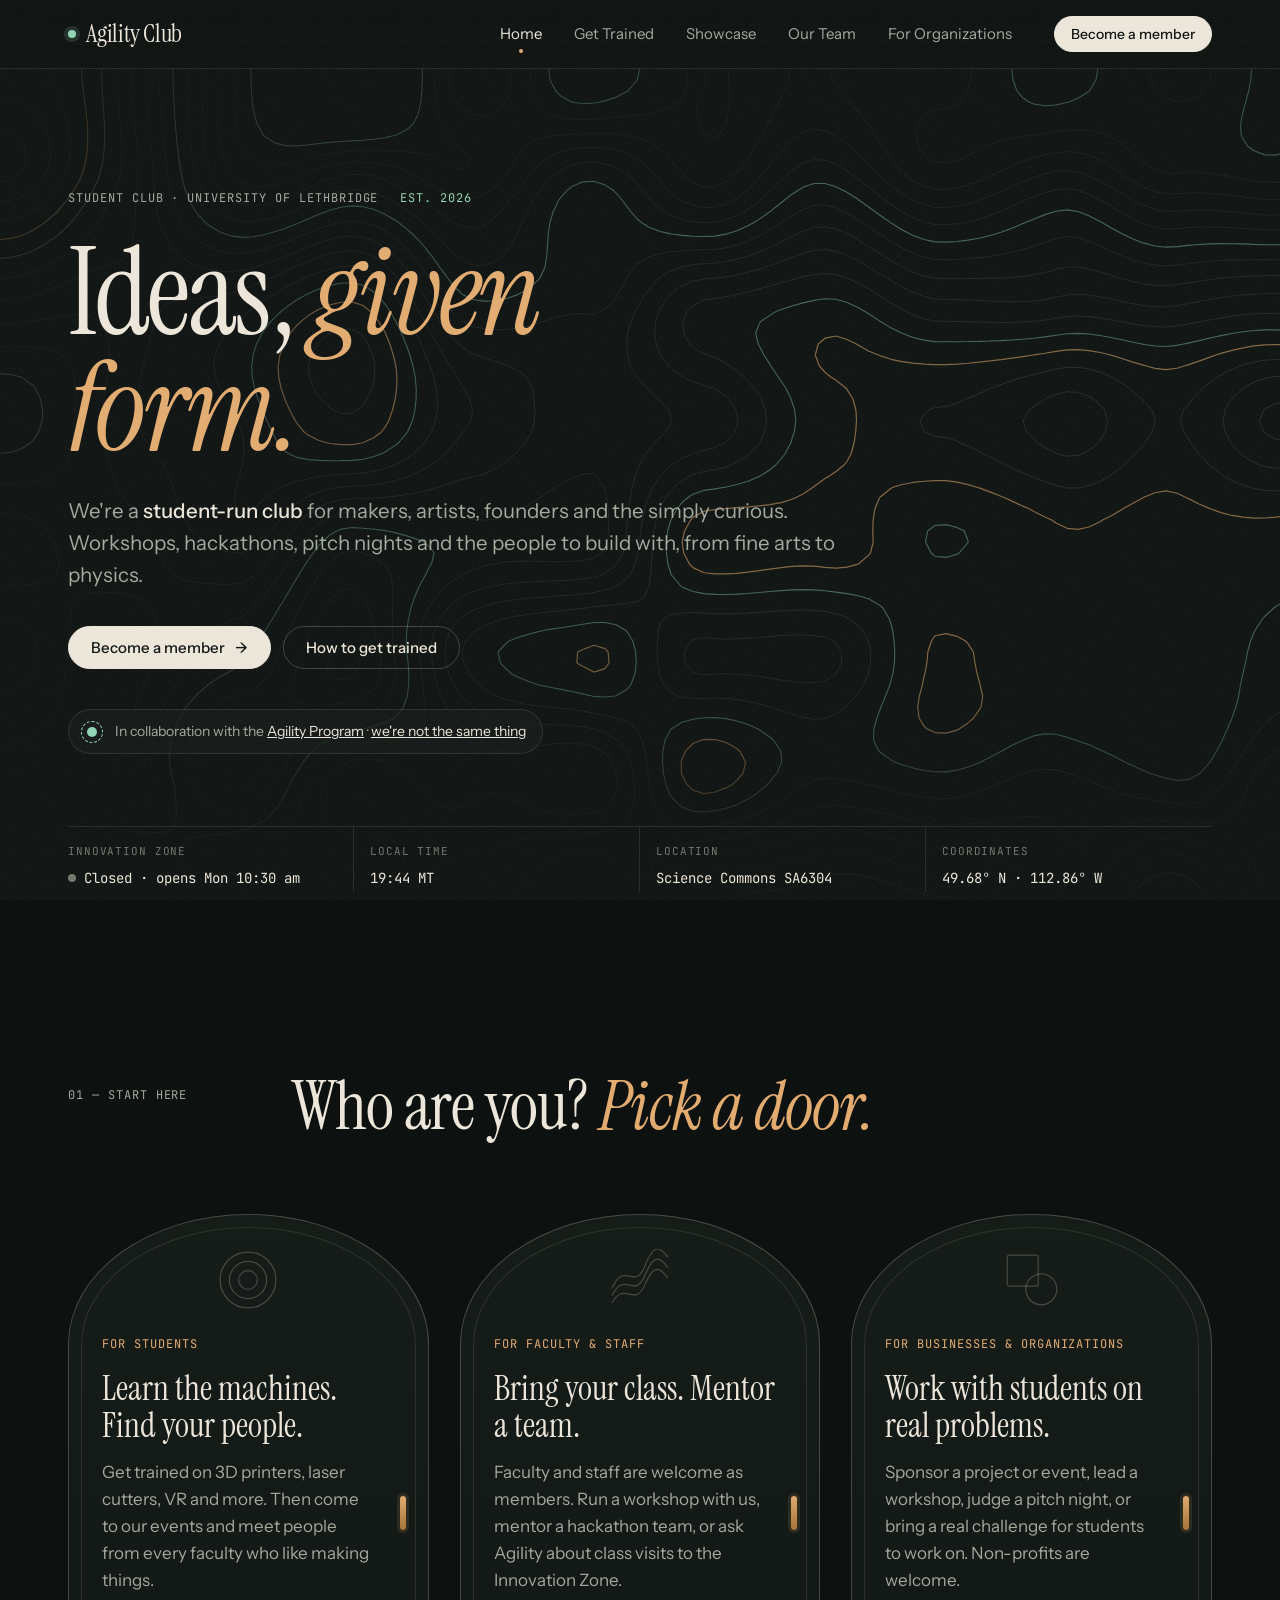
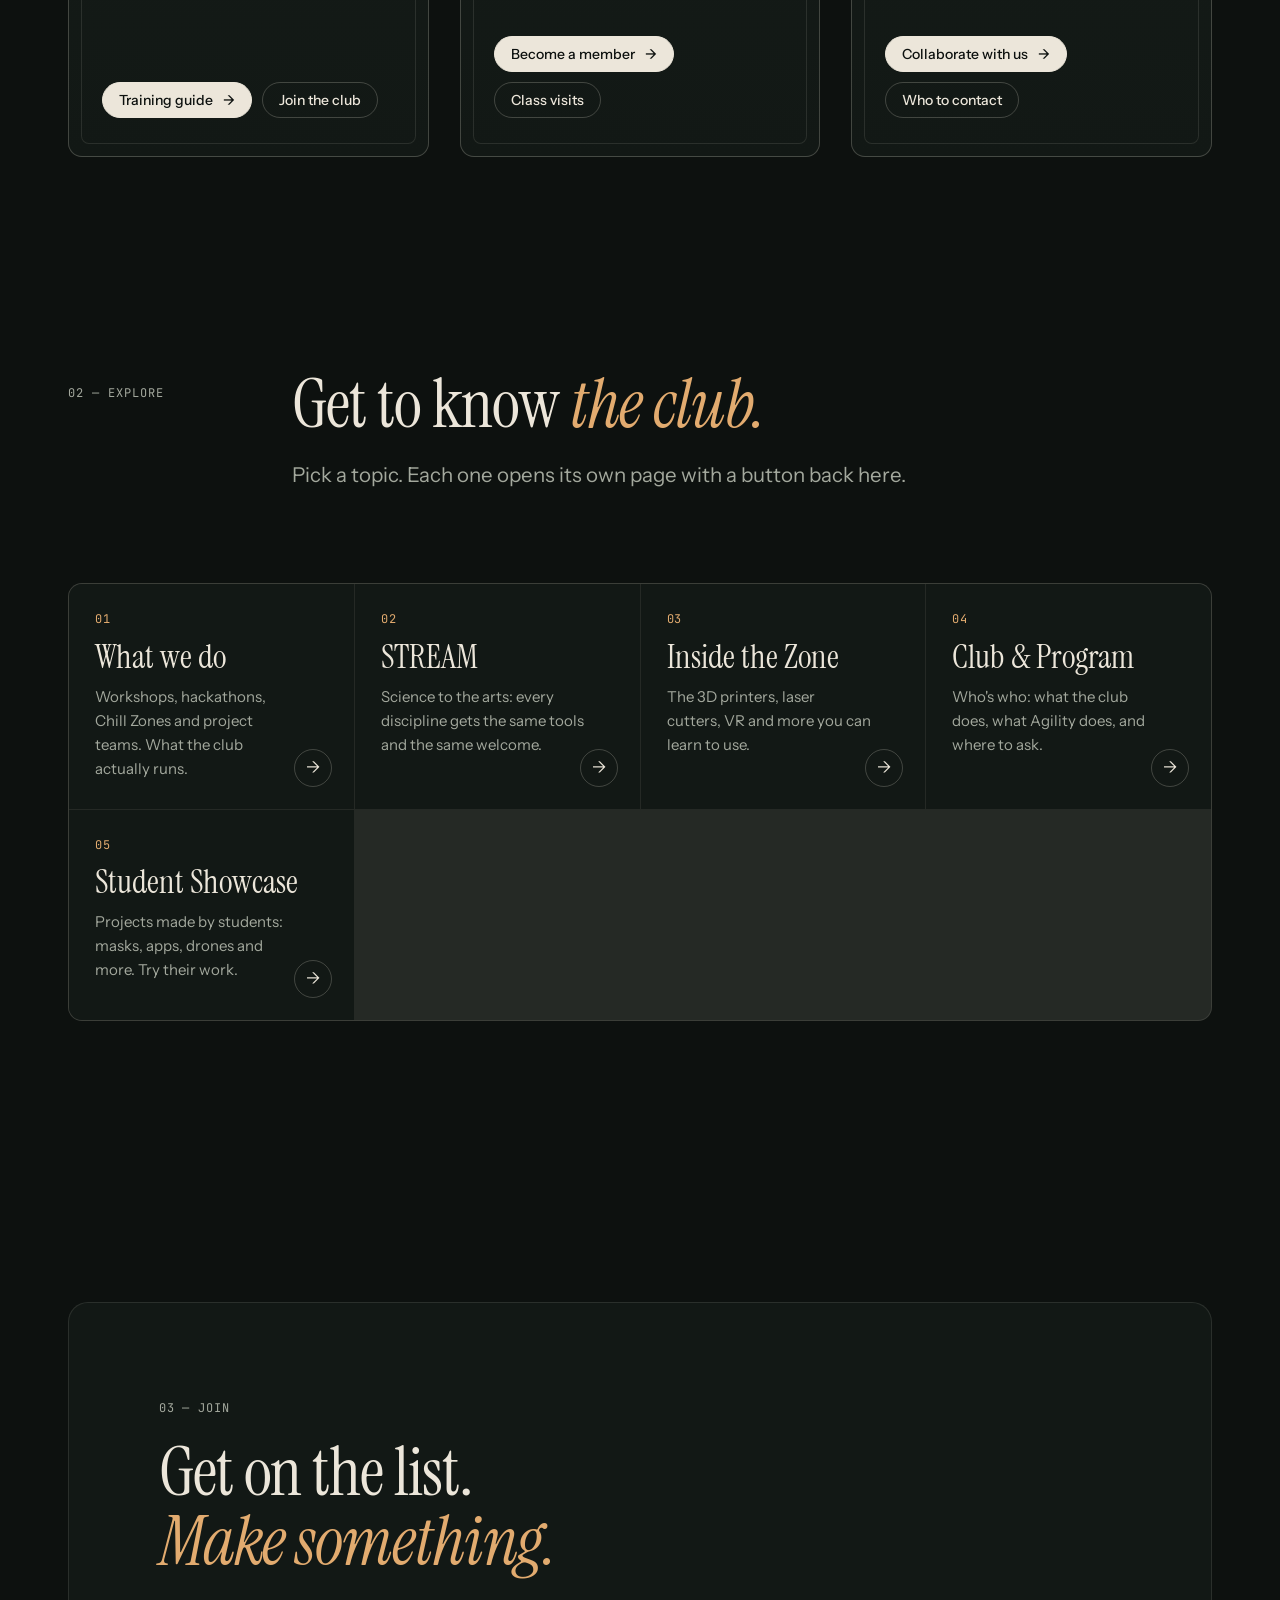
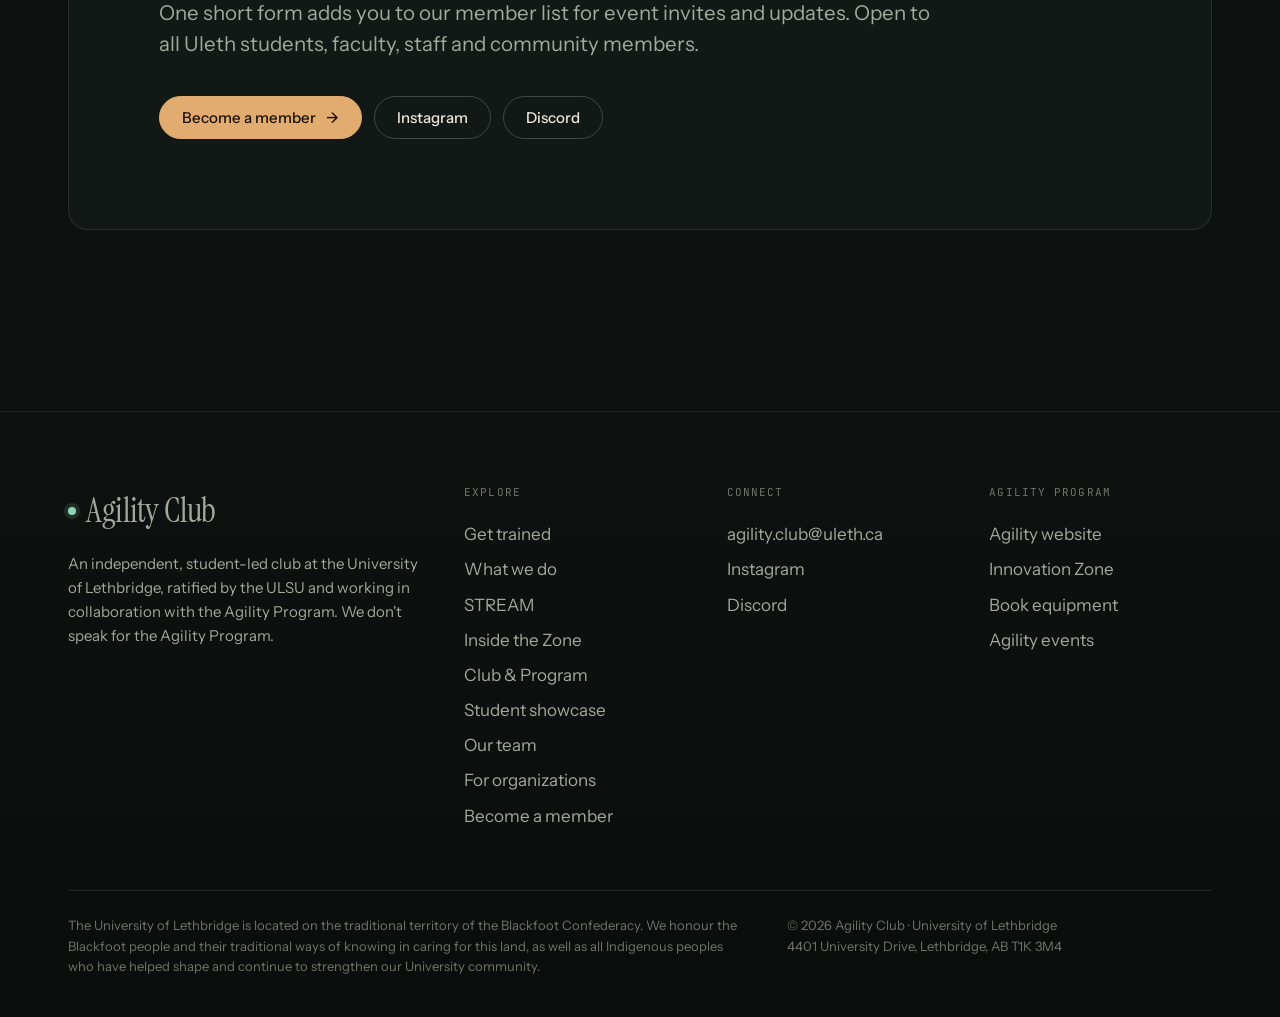
<file: index.html>
<!doctype html>
<html lang="en">
<head>
  <meta charset="utf-8">
  <meta name="viewport" content="width=device-width, initial-scale=1">
  <title>Agility Club — University of Lethbridge</title>
  <meta name="description" content="The Agility Club is a student-led club at the University of Lethbridge, in collaboration with the Agility Program. Workshops, hackathons, makerspace training and a community of people who build things.">
  <meta name="theme-color" content="#0d110f">
  <meta property="og:title" content="Agility Club — University of Lethbridge">
  <meta property="og:description" content="A student-led club for makers, artists, founders and the curious. In collaboration with the Agility Program.">
  <link rel="icon" href="data:image/svg+xml,<svg xmlns='http://www.w3.org/2000/svg' viewBox='0 0 32 32'><rect width='32' height='32' rx='8' fill='%230d110f'/><circle cx='16' cy='16' r='9' fill='none' stroke='%23e2ab6f' stroke-width='1.5'/><circle cx='16' cy='16' r='4' fill='%238fd3b2'/></svg>">
  <link rel="preconnect" href="https://fonts.googleapis.com">
  <link rel="preconnect" href="https://fonts.gstatic.com" crossorigin>
  <link href="https://fonts.googleapis.com/css2?family=Instrument+Sans:wght@400;500;600&family=Instrument+Serif:ital@0;1&family=JetBrains+Mono:wght@400;500&display=swap" rel="stylesheet">
  <link rel="stylesheet" href="assets/css/style.css">
</head>
<body>
  <a class="skip" href="#main">Skip to content</a>

  <header class="site-header">
    <div class="wrap">
      <a class="brand" href="index.html"><span class="brand-dot" aria-hidden="true"></span>Agility Club</a>
      <nav class="nav" id="nav" aria-label="Main">
        <a href="index.html" aria-current="page">Home</a>
        <a href="training.html">Get Trained</a>
        <a href="showcase.html">Showcase</a>
        <a href="team.html">Our Team</a>
        <a href="collaborate.html">For Organizations</a>
        <a class="nav-join btn btn-primary" data-link="join" href="#">Become a member</a>
      </nav>
      <a class="btn btn-primary btn-small header-join" data-link="join" href="#">Become a member</a>
      <button class="nav-toggle" aria-expanded="false" aria-controls="nav">Menu</button>
    </div>
  </header>

  <main id="main">
    <!-- HERO -->
    <section class="hero">
      <canvas class="topo" data-topo="1" aria-hidden="true"></canvas>
      <div class="wrap">
        <div class="hero-eyebrow">
          <span class="mono">Student club · University of Lethbridge</span>
          <span class="mono" style="color:var(--jade)">Est. 2026</span>
        </div>
        <h1 class="display">Ideas, <em>given form.</em></h1>
        <p class="lead">
          We're a <strong>student-run club</strong> for makers, artists, founders and the simply curious.
          Workshops, hackathons, pitch nights and the people to build with, from fine arts to physics.
        </p>
        <div class="hero-actions">
          <a class="btn btn-primary" data-link="join" href="#">Become a member <span class="arrow">→</span></a>
          <a class="btn" href="training.html">How to get trained</a>
        </div>
        <div class="collab-badge">
          <span class="ring" aria-hidden="true"></span>
          <span>In collaboration with the <a data-link="agility" href="https://www.ulethbridge.ca/agility">Agility Program</a> · <a href="club-and-program.html">we're not the same thing</a></span>
        </div>

        <div class="readout" aria-label="Innovation Zone at a glance">
          <div><span class="mono">Innovation Zone</span><span class="val" data-zone-status>Mon–Fri 10:30–4:30</span></div>
          <div><span class="mono">Local time</span><span class="val" data-zone-time>—</span></div>
          <div><span class="mono">Location</span><span class="val">Science Commons SA6304</span></div>
          <div><span class="mono">Coordinates</span><span class="val">49.68° N · 112.86° W</span></div>
        </div>
      </div>
    </section>

    <!-- START HERE: the doors -->
    <section class="section" id="start" aria-labelledby="paths-title">
      <div class="wrap">
        <div class="section-head reveal">
          <span class="mono">01 — Start here</span>
          <div>
            <h2 class="h2" id="paths-title">Who are you? <em>Pick a door.</em></h2>
          </div>
        </div>
        <div class="doors reveal">
          <article class="door">
            <div class="door-panel">
              <svg class="door-window" viewBox="0 0 60 60" fill="none" stroke="currentColor" stroke-width="1.2" aria-hidden="true"><circle cx="30" cy="30" r="27"/><circle cx="30" cy="30" r="18"/><circle cx="30" cy="30" r="9"/></svg>
              <span class="mono">For students</span>
              <h3 class="h3">Learn the machines. Find your people.</h3>
              <p>Get trained on 3D printers, laser cutters, VR and more. Then come to our events and meet people from every faculty who like making things.</p>
              <div class="path-links">
                <a class="btn btn-primary btn-small" href="training.html">Training guide <span class="arrow">→</span></a>
                <a class="btn btn-small" data-link="join" href="#">Join the club</a>
              </div>
              <span class="door-handle" aria-hidden="true"></span>
            </div>
          </article>

          <article class="door">
            <div class="door-panel">
              <svg class="door-window" viewBox="0 0 60 60" fill="none" stroke="currentColor" stroke-width="1.2" aria-hidden="true"><path d="M3 45 C 15 20, 25 50, 35 25 S 52 12, 57 18"/><path d="M3 52 C 15 30, 25 58, 35 34 S 52 22, 57 28"/><path d="M3 38 C 15 10, 25 42, 35 16 S 52 2, 57 8"/></svg>
              <span class="mono">For faculty &amp; staff</span>
              <h3 class="h3">Bring your class. Mentor a team.</h3>
              <p>Faculty and staff are welcome as members. Run a workshop with us, mentor a hackathon team, or ask Agility about class visits to the Innovation Zone.</p>
              <div class="path-links">
                <a class="btn btn-primary btn-small" data-link="join" href="#">Become a member <span class="arrow">→</span></a>
                <a class="btn btn-small" data-link="academicSupports" href="https://www.ulethbridge.ca/agility/academic-supports">Class visits</a>
              </div>
              <span class="door-handle" aria-hidden="true"></span>
            </div>
          </article>

          <article class="door">
            <div class="door-panel">
              <svg class="door-window" viewBox="0 0 60 60" fill="none" stroke="currentColor" stroke-width="1.2" aria-hidden="true"><rect x="6" y="6" width="30" height="30" rx="2"/><rect x="24" y="24" width="30" height="30" rx="15"/></svg>
              <span class="mono">For businesses &amp; organizations</span>
              <h3 class="h3">Work with students on real problems.</h3>
              <p>Sponsor a project or event, lead a workshop, judge a pitch night, or bring a real challenge for students to work on. Non-profits are welcome.</p>
              <div class="path-links">
                <a class="btn btn-primary btn-small" href="collaborate.html">Collaborate with us <span class="arrow">→</span></a>
                <a class="btn btn-small" href="team.html#who-to-contact">Who to contact</a>
              </div>
              <span class="door-handle" aria-hidden="true"></span>
            </div>
          </article>
        </div>
      </div>
    </section>

    <!-- EXPLORE: menu of sub-pages -->
    <section class="section tight" id="explore" aria-labelledby="explore-title">
      <div class="wrap">
        <div class="section-head reveal">
          <span class="mono">02 — Explore</span>
          <div>
            <h2 class="h2" id="explore-title">Get to know <em>the club.</em></h2>
            <p class="lead">Pick a topic. Each one opens its own page with a button back here.</p>
          </div>
        </div>
        <nav class="explore-grid reveal" aria-label="Explore the club"><a class="explore-card" href="what-we-do.html"><span class="mono">01</span><h3>What we do</h3><p>Workshops, hackathons, Chill Zones and project teams. What the club actually runs.</p><span class="go" aria-hidden="true">→</span></a><a class="explore-card" href="stream.html"><span class="mono">02</span><h3>STREAM</h3><p>Science to the arts: every discipline gets the same tools and the same welcome.</p><span class="go" aria-hidden="true">→</span></a><a class="explore-card" href="the-zone.html"><span class="mono">03</span><h3>Inside the Zone</h3><p>The 3D printers, laser cutters, VR and more you can learn to use.</p><span class="go" aria-hidden="true">→</span></a><a class="explore-card" href="club-and-program.html"><span class="mono">04</span><h3>Club &amp; Program</h3><p>Who's who: what the club does, what Agility does, and where to ask.</p><span class="go" aria-hidden="true">→</span></a><a class="explore-card" href="showcase.html"><span class="mono">05</span><h3>Student Showcase</h3><p>Projects made by students: masks, apps, drones and more. Try their work.</p><span class="go" aria-hidden="true">→</span></a></nav>
      </div>
    </section>

    <!-- JOIN -->
    <section class="section" aria-labelledby="join-title">
      <div class="wrap">
        <div class="cta reveal">
          <canvas class="topo" data-topo="0.8" data-seed="31" aria-hidden="true"></canvas>
          <span class="mono">03 — Join</span>
          <h2 class="h2" id="join-title" style="margin-top:18px">Get on the list. <em>Make something.</em></h2>
          <p class="lead">One short form adds you to our member list for event invites and updates. Open to all Uleth students, faculty, staff and community members.</p>
          <div class="cta-actions">
            <a class="btn btn-ochre" data-link="join" href="#">Become a member <span class="arrow">→</span></a>
            <a class="btn" data-link="instagram" href="https://www.instagram.com/ulethagilityclub/">Instagram</a>
            <a class="btn" data-link="discord" href="#">Discord</a>
          </div>
        </div>
      </div>
    </section>
</main>

  <footer class="site-footer">
    <div class="wrap">
      <div class="footer-grid">
        <div class="footer-brand">
          <a class="brand" href="index.html"><span class="brand-dot" aria-hidden="true"></span>Agility Club</a>
          <p>An independent, student-led club at the University of Lethbridge, ratified by the ULSU and working in collaboration with the Agility Program. We don't speak for the Agility Program.</p>
        </div>
        <div>
          <h4>Explore</h4>
          <ul>
            <li><a href="training.html">Get trained</a></li>
            <li><a href="what-we-do.html">What we do</a></li>
            <li><a href="stream.html">STREAM</a></li>
            <li><a href="the-zone.html">Inside the Zone</a></li>
            <li><a href="club-and-program.html">Club &amp; Program</a></li>
            <li><a href="showcase.html">Student showcase</a></li>
            <li><a href="team.html">Our team</a></li>
            <li><a href="collaborate.html">For organizations</a></li>
            <li><a data-link="join" href="#">Become a member</a></li>
          </ul>
        </div>
        <div>
          <h4>Connect</h4>
          <ul>
            <li><a data-link="clubEmail" href="mailto:agility.club@uleth.ca">agility.club@uleth.ca</a></li>
            <li><a data-link="instagram" href="https://www.instagram.com/ulethagilityclub/">Instagram</a></li>
            <li><a data-link="discord" href="#">Discord</a></li>
          </ul>
        </div>
        <div>
          <h4>Agility Program</h4>
          <ul>
            <li><a data-link="agility" href="https://www.ulethbridge.ca/agility">Agility website</a></li>
            <li><a data-link="innovationZone" href="https://www.ulethbridge.ca/agility/innovation-zone">Innovation Zone</a></li>
            <li><a data-link="booking" href="https://www.ulethbridge.ca/agility/innovation-zone">Book equipment</a></li>
            <li><a data-link="workshops" href="https://www.ulethbridge.ca/agility/workshops-and-events">Agility events</a></li>
          </ul>
        </div>
      </div>
      <div class="footer-bottom">
        <p>The University of Lethbridge is located on the traditional territory of the Blackfoot Confederacy. We honour the Blackfoot people and their traditional ways of knowing in caring for this land, as well as all Indigenous peoples who have helped shape and continue to strengthen our University community.</p>
        <p>© <span data-year>2026</span> Agility Club · University of Lethbridge<br>4401 University Drive, Lethbridge, AB T1K 3M4</p>
      </div>
    </div>
  </footer>

  <script src="assets/js/config.js"></script>
  <script src="assets/js/main.js"></script>
</body>
</html>
</file>
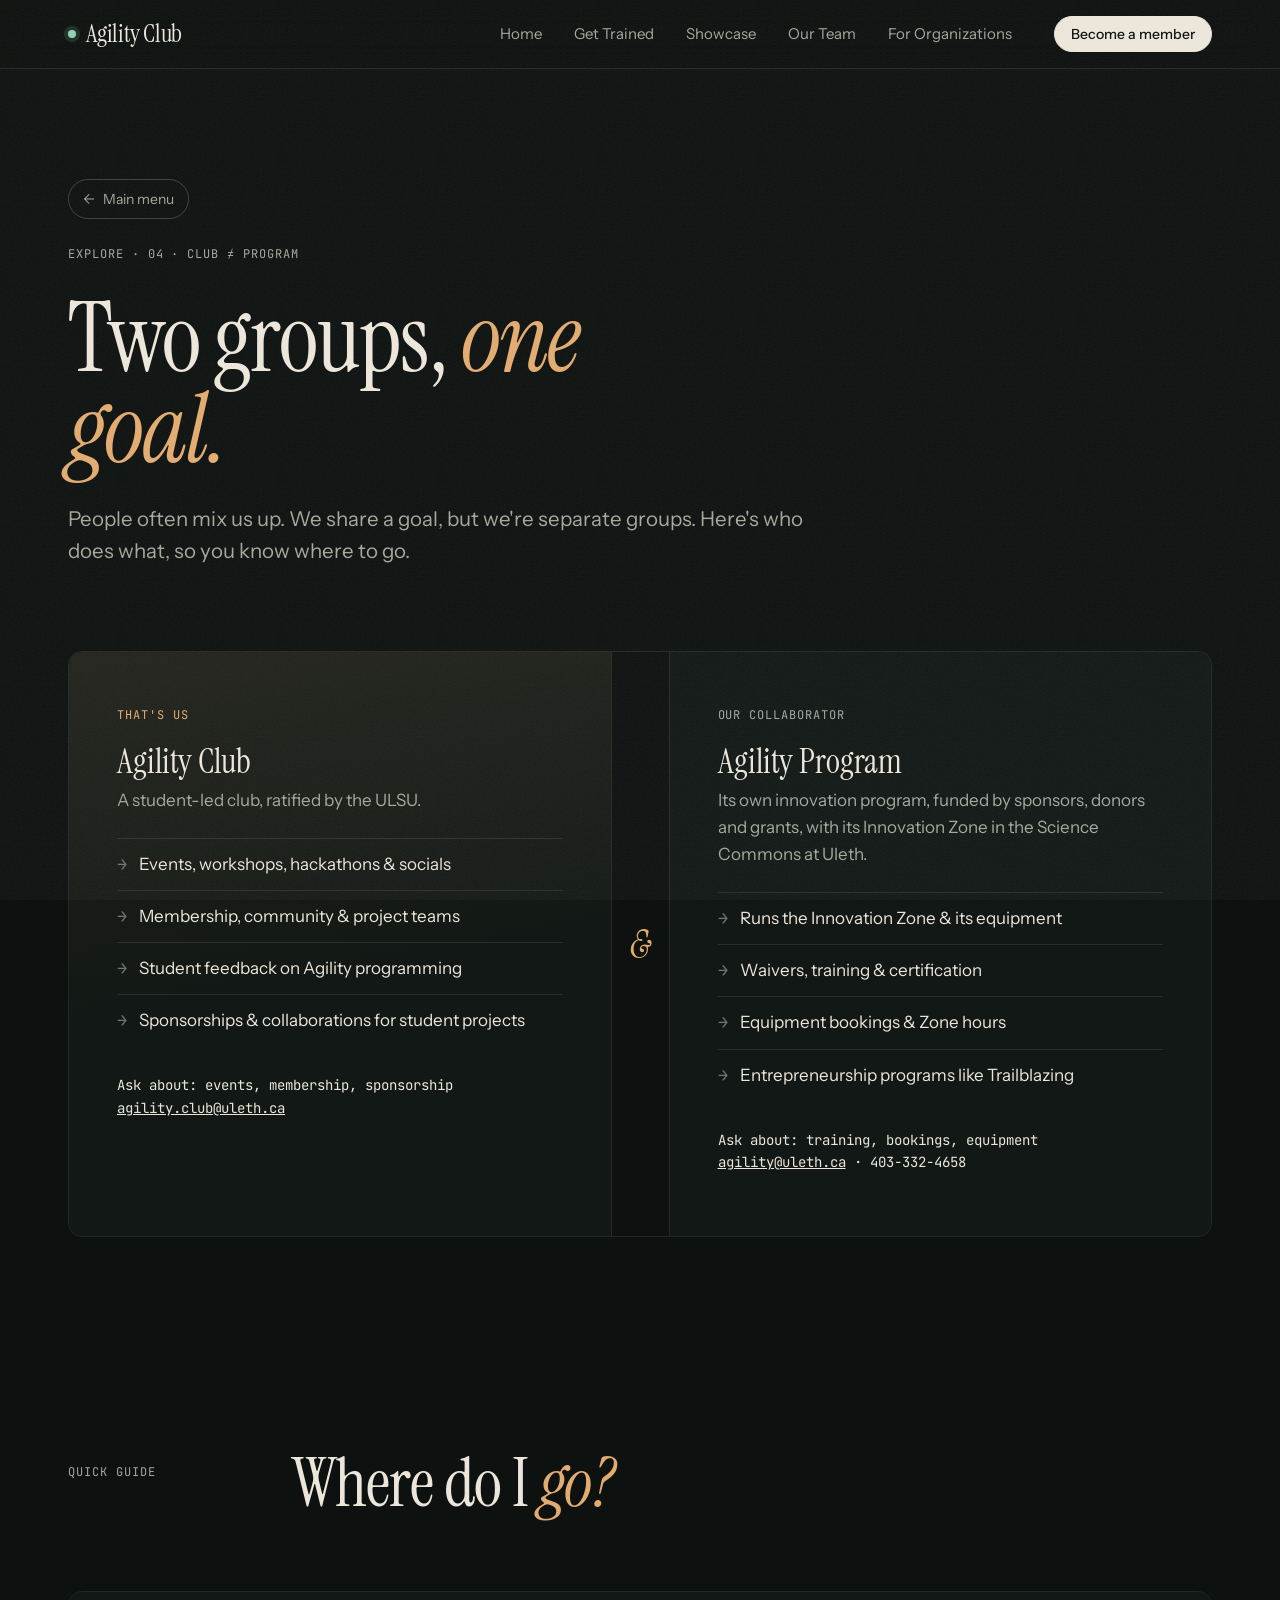
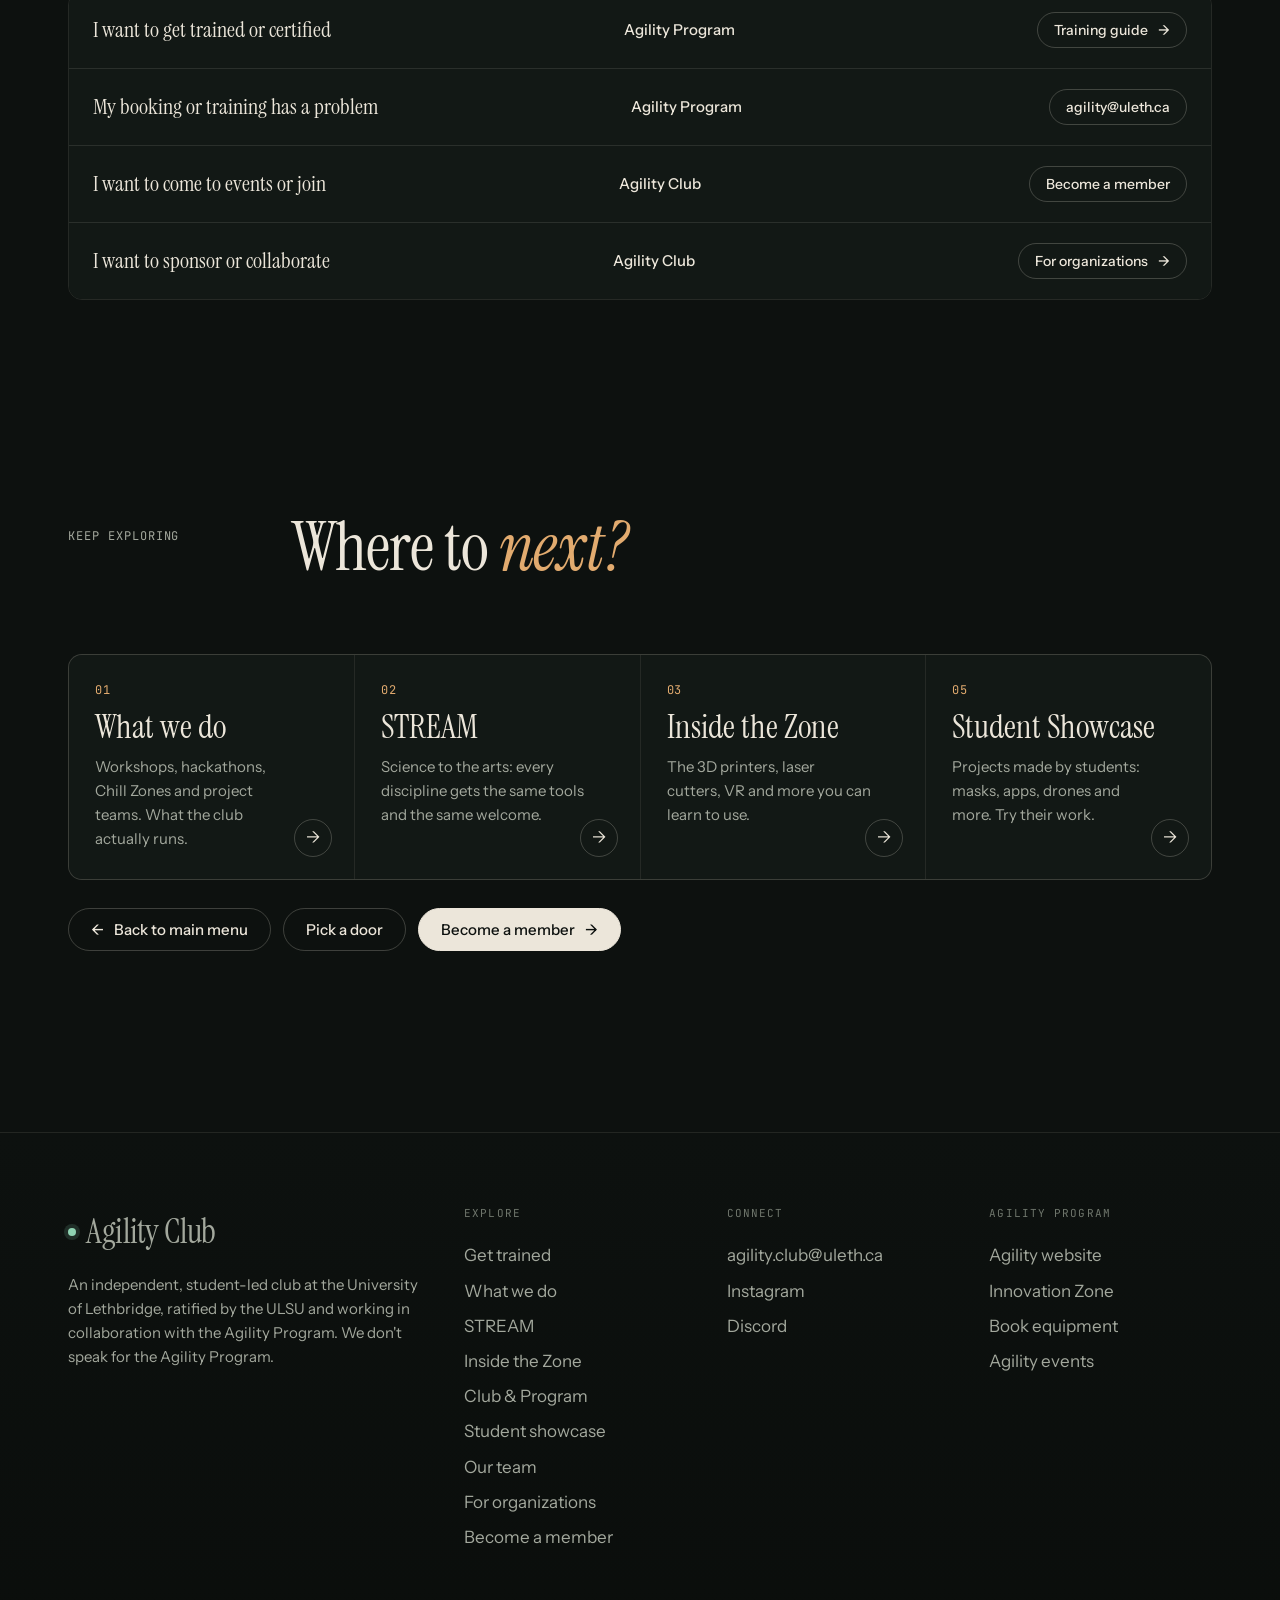
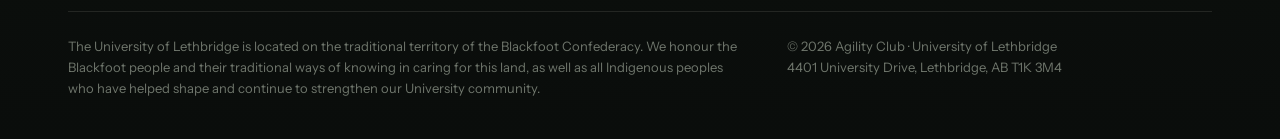
<file: club-and-program.html>
<!doctype html>
<html lang="en">
<head>
  <meta charset="utf-8">
  <meta name="viewport" content="width=device-width, initial-scale=1">
  <title>Club & Program — Agility Club</title>
  <meta name="description" content="The Agility Club and the Agility Program are separate groups with one goal. Here's who does what and where to ask.">
  <meta name="theme-color" content="#0d110f">
  <meta property="og:title" content="Agility Club — University of Lethbridge">
  <meta property="og:description" content="A student-led club for makers, artists, founders and the curious. In collaboration with the Agility Program.">
  <link rel="icon" href="data:image/svg+xml,<svg xmlns='http://www.w3.org/2000/svg' viewBox='0 0 32 32'><rect width='32' height='32' rx='8' fill='%230d110f'/><circle cx='16' cy='16' r='9' fill='none' stroke='%23e2ab6f' stroke-width='1.5'/><circle cx='16' cy='16' r='4' fill='%238fd3b2'/></svg>">
  <link rel="preconnect" href="https://fonts.googleapis.com">
  <link rel="preconnect" href="https://fonts.gstatic.com" crossorigin>
  <link href="https://fonts.googleapis.com/css2?family=Instrument+Sans:wght@400;500;600&family=Instrument+Serif:ital@0;1&family=JetBrains+Mono:wght@400;500&display=swap" rel="stylesheet">
  <link rel="stylesheet" href="assets/css/style.css">
</head>
<body>
  <a class="skip" href="#main">Skip to content</a>

  <header class="site-header">
    <div class="wrap">
      <a class="brand" href="index.html"><span class="brand-dot" aria-hidden="true"></span>Agility Club</a>
      <nav class="nav" id="nav" aria-label="Main">
        <a href="index.html">Home</a>
        <a href="training.html">Get Trained</a>
        <a href="showcase.html">Showcase</a>
        <a href="team.html">Our Team</a>
        <a href="collaborate.html">For Organizations</a>
        <a class="nav-join btn btn-primary" data-link="join" href="#">Become a member</a>
      </nav>
      <a class="btn btn-primary btn-small header-join" data-link="join" href="#">Become a member</a>
      <button class="nav-toggle" aria-expanded="false" aria-controls="nav">Menu</button>
    </div>
  </header>

  <main id="main">
    <section class="hero compact">
      <canvas class="topo" data-topo="1.1" data-seed="88" aria-hidden="true"></canvas>
      <div class="wrap">
        <a class="back-link" href="index.html#explore"><span aria-hidden="true">←</span> Main menu</a>
        <div class="hero-eyebrow"><span class="mono">Explore · 04 · Club ≠ Program</span></div>
        <h1 class="display">Two groups, <em>one goal.</em></h1>
        <p class="lead">People often mix us up. We share a goal, but we're separate groups. Here's who does what, so you know where to go.</p>
      </div>
    </section>

    <section class="section tight" id="difference" aria-label="Club and program compared" style="padding-top:0">
      <div class="wrap">
        <div class="compare reveal">
          <div class="compare-col club">
            <span class="mono" style="color:var(--ochre)">That's us</span>
            <h3 class="h3">Agility Club</h3>
            <p class="sub">A student-led club, ratified by the ULSU.</p>
            <ul>
              <li>Events, workshops, hackathons &amp; socials</li>
              <li>Membership, community &amp; project teams</li>
              <li>Student feedback on Agility programming</li>
              <li>Sponsorships &amp; collaborations for student projects</li>
            </ul>
            <p class="contact-line">Ask about: events, membership, sponsorship<br><a data-link="clubEmail" href="mailto:agility.club@uleth.ca">agility.club@uleth.ca</a></p>
          </div>
          <div class="compare-mid" aria-hidden="true"><span>&amp;</span></div>
          <div class="compare-col program">
            <span class="mono">Our collaborator</span>
            <h3 class="h3">Agility Program</h3>
            <p class="sub">Its own innovation program, funded by sponsors, donors and grants, with its Innovation Zone in the Science Commons at Uleth.</p>
            <ul>
              <li>Runs the Innovation Zone &amp; its equipment</li>
              <li>Waivers, training &amp; certification</li>
              <li>Equipment bookings &amp; Zone hours</li>
              <li>Entrepreneurship programs like Trailblazing</li>
            </ul>
            <p class="contact-line">Ask about: training, bookings, equipment<br><a href="mailto:agility@uleth.ca">agility@uleth.ca</a> · 403-332-4658</p>
          </div>
        </div>
      </div>

    </section>

    <section class="section tight" aria-labelledby="route-title">
      <div class="wrap">
        <div class="section-head reveal">
          <span class="mono">Quick guide</span>
          <div><h2 class="h2" id="route-title">Where do I <em>go?</em></h2></div>
        </div>
        <div class="directory reveal"><div class="directory-row"><span class="q">I want to get trained or certified</span><span class="who"><strong>Agility Program</strong></span><a class="btn btn-small" href="training.html">Training guide <span class="arrow">→</span></a></div><div class="directory-row"><span class="q">My booking or training has a problem</span><span class="who"><strong>Agility Program</strong></span><a class="btn btn-small" href="mailto:agility@uleth.ca">agility@uleth.ca</a></div><div class="directory-row"><span class="q">I want to come to events or join</span><span class="who"><strong>Agility Club</strong></span><a class="btn btn-small" data-link="join" href="#">Become a member</a></div><div class="directory-row"><span class="q">I want to sponsor or collaborate</span><span class="who"><strong>Agility Club</strong></span><a class="btn btn-small" href="collaborate.html">For organizations <span class="arrow">→</span></a></div></div>
      </div>
    </section>

    <section class="section tight keep-exploring" aria-labelledby="next-title">
      <div class="wrap">
        <div class="section-head reveal">
          <span class="mono">Keep exploring</span>
          <div><h2 class="h2" id="next-title">Where to <em>next?</em></h2></div>
        </div>
        <nav class="explore-grid reveal" aria-label="Explore the club"><a class="explore-card" href="what-we-do.html"><span class="mono">01</span><h3>What we do</h3><p>Workshops, hackathons, Chill Zones and project teams. What the club actually runs.</p><span class="go" aria-hidden="true">→</span></a><a class="explore-card" href="stream.html"><span class="mono">02</span><h3>STREAM</h3><p>Science to the arts: every discipline gets the same tools and the same welcome.</p><span class="go" aria-hidden="true">→</span></a><a class="explore-card" href="the-zone.html"><span class="mono">03</span><h3>Inside the Zone</h3><p>The 3D printers, laser cutters, VR and more you can learn to use.</p><span class="go" aria-hidden="true">→</span></a><a class="explore-card" href="showcase.html"><span class="mono">05</span><h3>Student Showcase</h3><p>Projects made by students: masks, apps, drones and more. Try their work.</p><span class="go" aria-hidden="true">→</span></a></nav>
        <div class="next-actions reveal">
          <a class="btn" href="index.html#explore"><span class="arrow">←</span> Back to main menu</a>
          <a class="btn" href="index.html#start">Pick a door</a>
          <a class="btn btn-primary" data-link="join" href="#">Become a member <span class="arrow">→</span></a>
        </div>
      </div>
    </section>
  </main>

  <footer class="site-footer">
    <div class="wrap">
      <div class="footer-grid">
        <div class="footer-brand">
          <a class="brand" href="index.html"><span class="brand-dot" aria-hidden="true"></span>Agility Club</a>
          <p>An independent, student-led club at the University of Lethbridge, ratified by the ULSU and working in collaboration with the Agility Program. We don't speak for the Agility Program.</p>
        </div>
        <div>
          <h4>Explore</h4>
          <ul>
            <li><a href="training.html">Get trained</a></li>
            <li><a href="what-we-do.html">What we do</a></li>
            <li><a href="stream.html">STREAM</a></li>
            <li><a href="the-zone.html">Inside the Zone</a></li>
            <li><a href="club-and-program.html">Club &amp; Program</a></li>
            <li><a href="showcase.html">Student showcase</a></li>
            <li><a href="team.html">Our team</a></li>
            <li><a href="collaborate.html">For organizations</a></li>
            <li><a data-link="join" href="#">Become a member</a></li>
          </ul>
        </div>
        <div>
          <h4>Connect</h4>
          <ul>
            <li><a data-link="clubEmail" href="mailto:agility.club@uleth.ca">agility.club@uleth.ca</a></li>
            <li><a data-link="instagram" href="https://www.instagram.com/ulethagilityclub/">Instagram</a></li>
            <li><a data-link="discord" href="#">Discord</a></li>
          </ul>
        </div>
        <div>
          <h4>Agility Program</h4>
          <ul>
            <li><a data-link="agility" href="https://www.ulethbridge.ca/agility">Agility website</a></li>
            <li><a data-link="innovationZone" href="https://www.ulethbridge.ca/agility/innovation-zone">Innovation Zone</a></li>
            <li><a data-link="booking" href="https://www.ulethbridge.ca/agility/innovation-zone">Book equipment</a></li>
            <li><a data-link="workshops" href="https://www.ulethbridge.ca/agility/workshops-and-events">Agility events</a></li>
          </ul>
        </div>
      </div>
      <div class="footer-bottom">
        <p>The University of Lethbridge is located on the traditional territory of the Blackfoot Confederacy. We honour the Blackfoot people and their traditional ways of knowing in caring for this land, as well as all Indigenous peoples who have helped shape and continue to strengthen our University community.</p>
        <p>© <span data-year>2026</span> Agility Club · University of Lethbridge<br>4401 University Drive, Lethbridge, AB T1K 3M4</p>
      </div>
    </div>
  </footer>

  <script src="assets/js/config.js"></script>
  <script src="assets/js/main.js"></script>
</body>
</html>
</file>
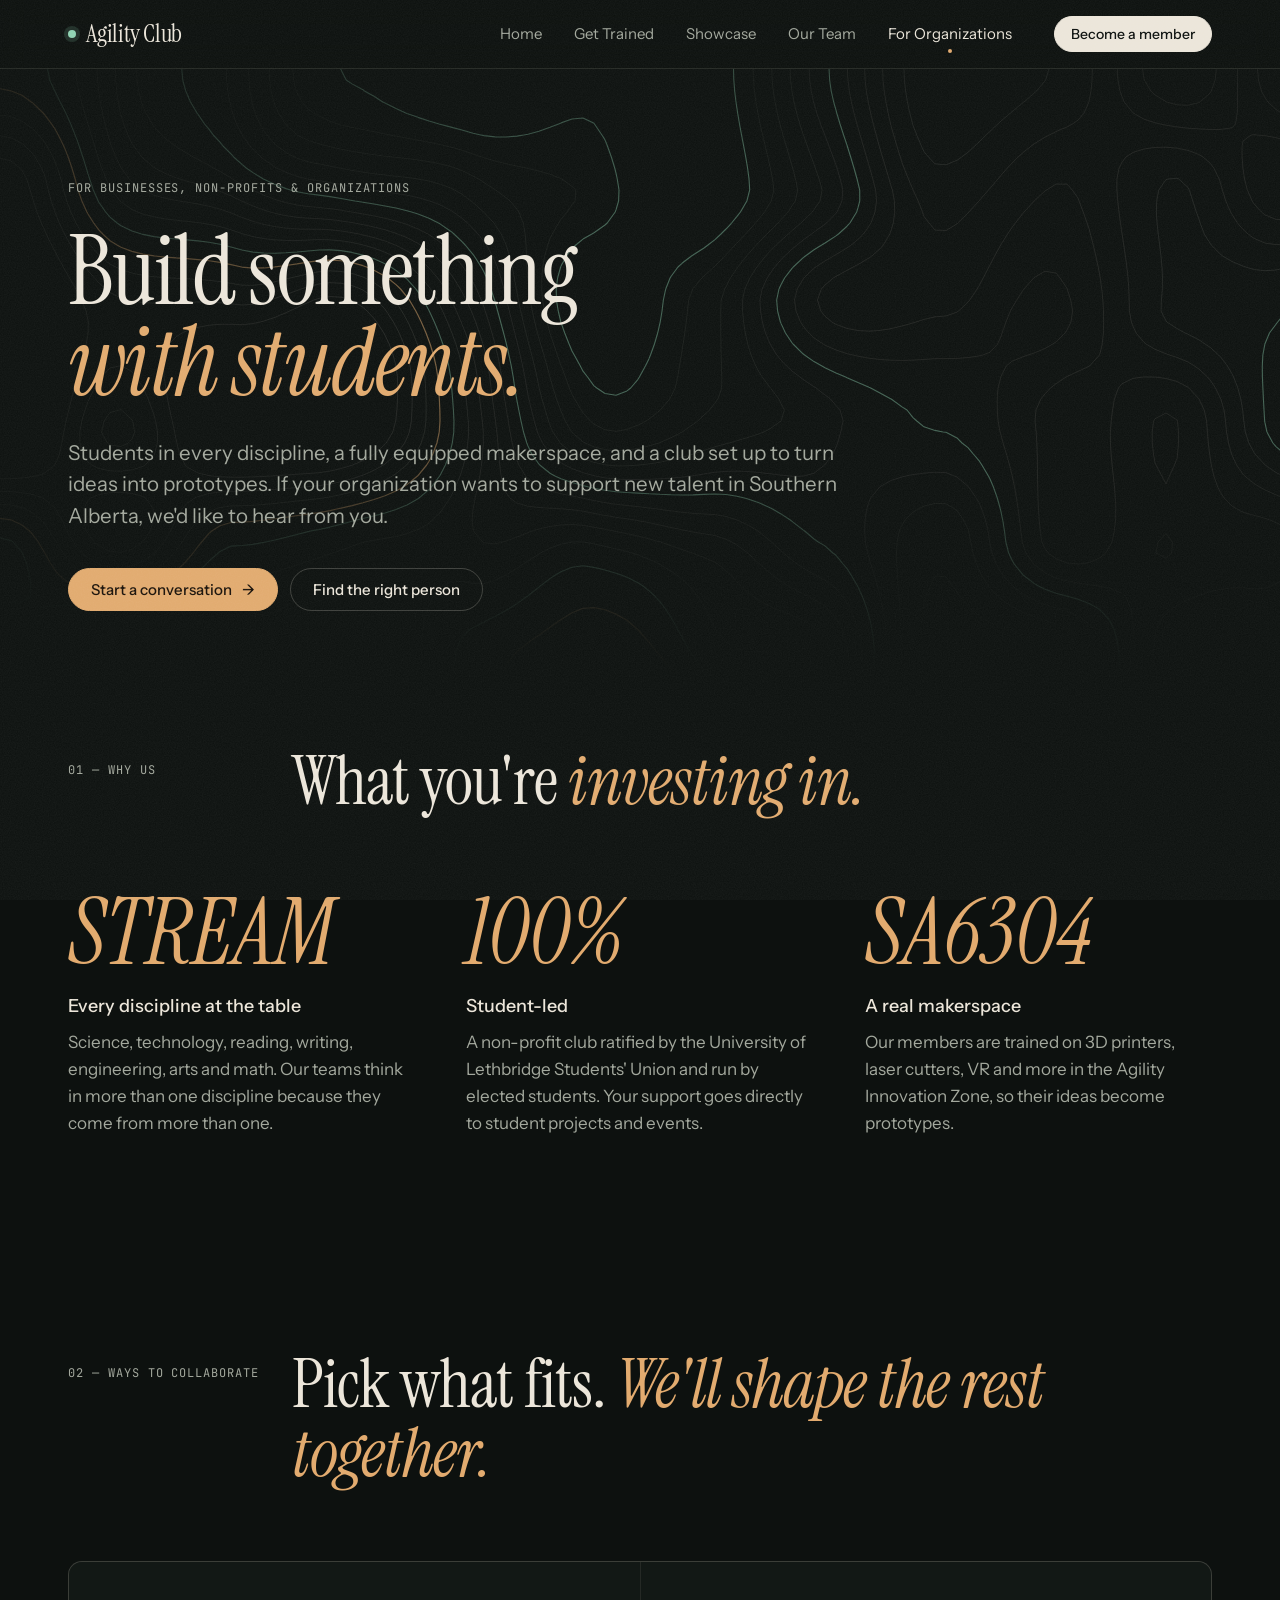
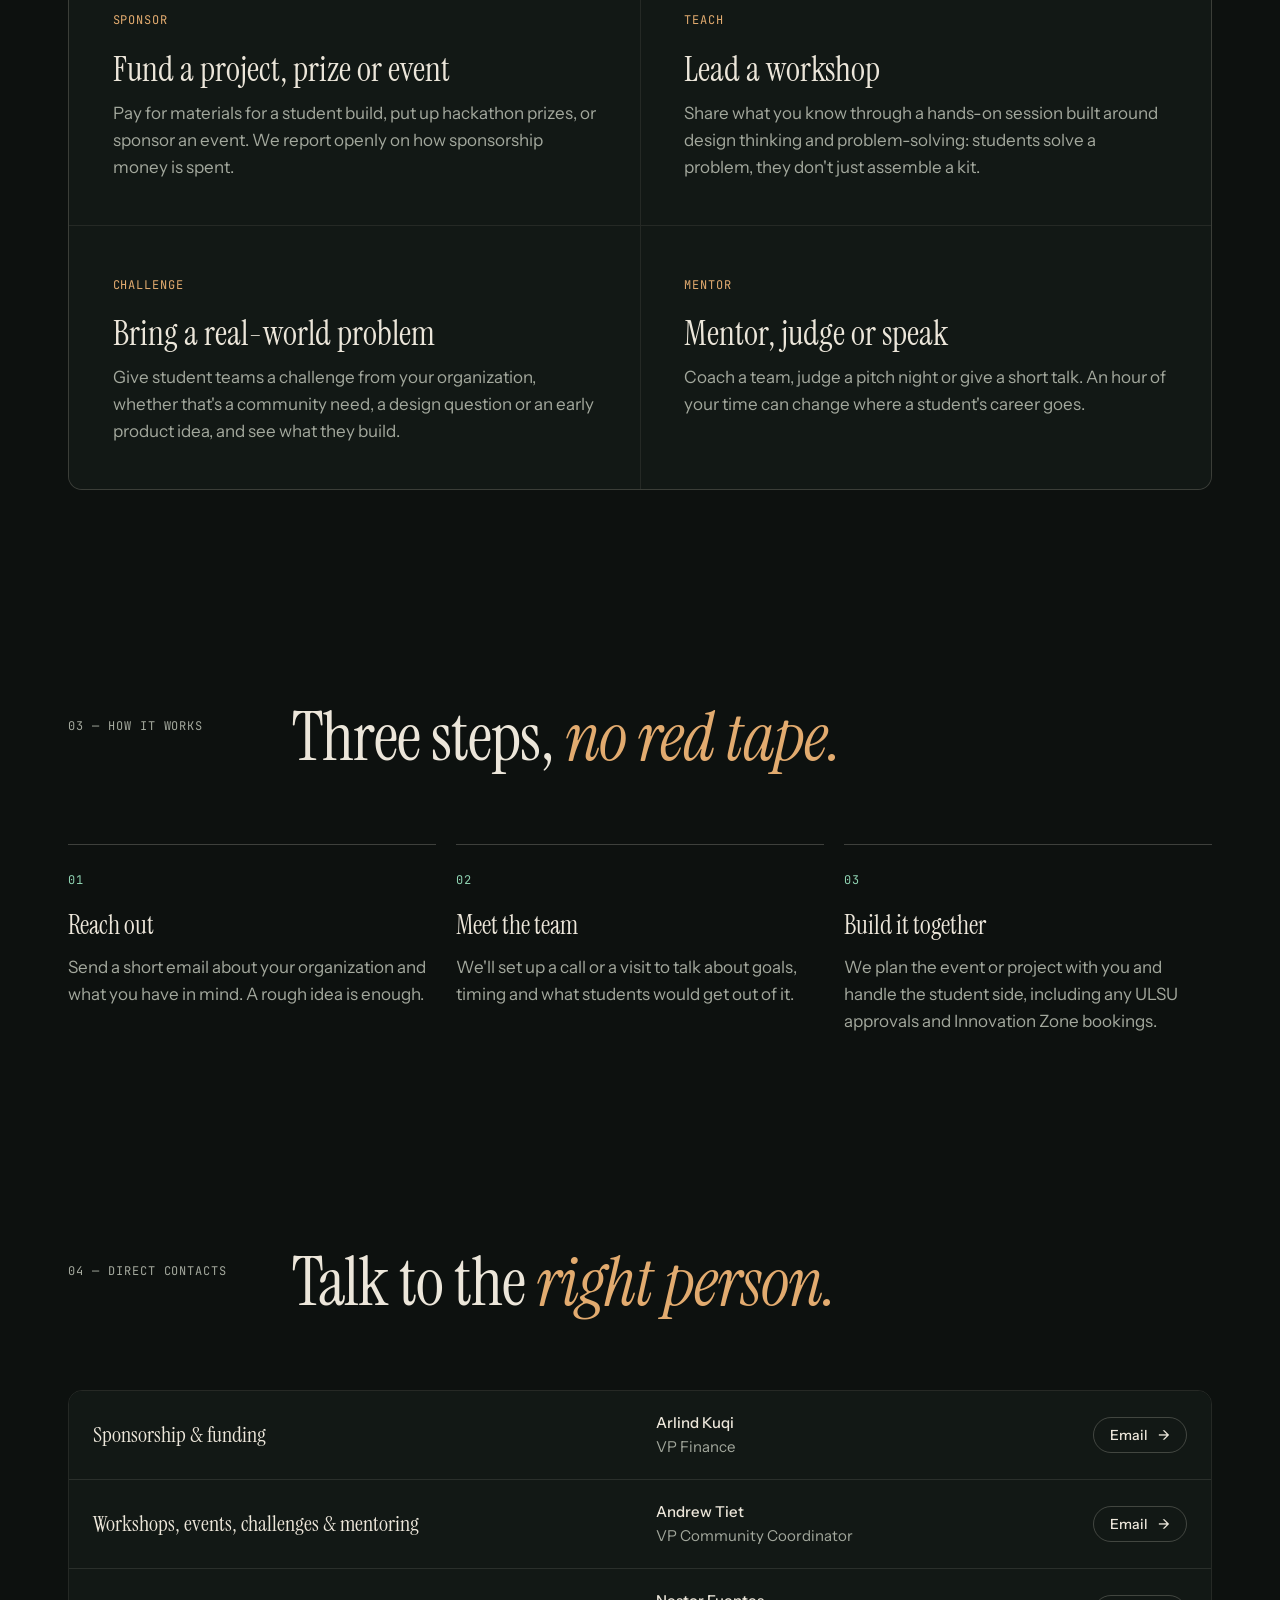
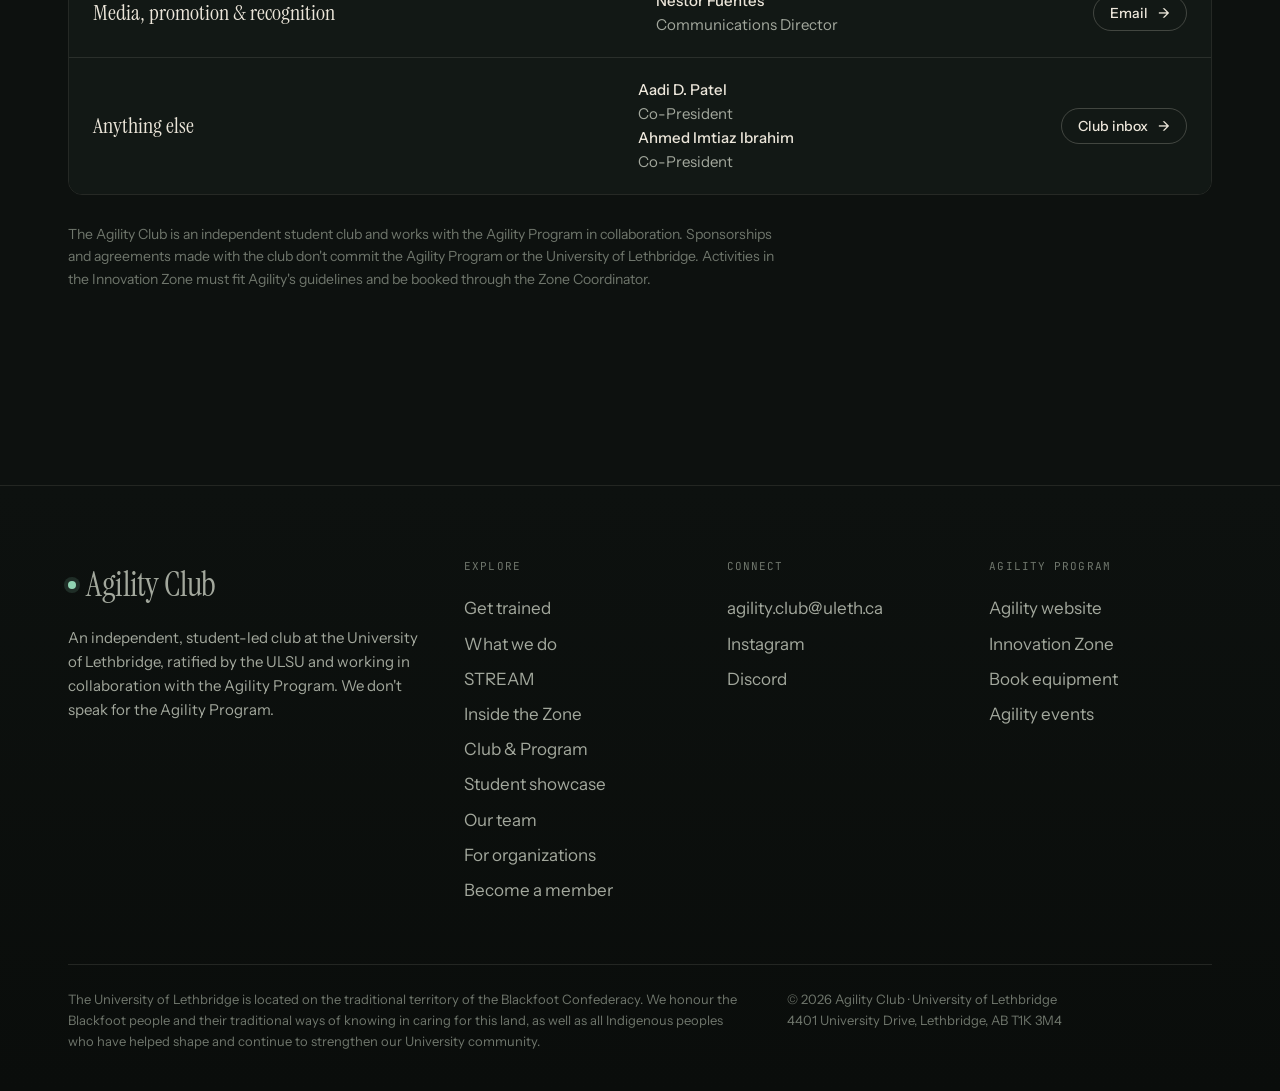
<file: collaborate.html>
<!doctype html>
<html lang="en">
<head>
  <meta charset="utf-8">
  <meta name="viewport" content="width=device-width, initial-scale=1">
  <title>Collaborate — Agility Club</title>
  <meta name="description" content="Businesses, non-profits and organizations: sponsor student projects, lead workshops, mentor and bring real challenges to the Agility Club.">
  <meta name="theme-color" content="#0d110f">
  <meta property="og:title" content="Agility Club — University of Lethbridge">
  <meta property="og:description" content="A student-led club for makers, artists, founders and the curious. In collaboration with the Agility Program.">
  <link rel="icon" href="data:image/svg+xml,<svg xmlns='http://www.w3.org/2000/svg' viewBox='0 0 32 32'><rect width='32' height='32' rx='8' fill='%230d110f'/><circle cx='16' cy='16' r='9' fill='none' stroke='%23e2ab6f' stroke-width='1.5'/><circle cx='16' cy='16' r='4' fill='%238fd3b2'/></svg>">
  <link rel="preconnect" href="https://fonts.googleapis.com">
  <link rel="preconnect" href="https://fonts.gstatic.com" crossorigin>
  <link href="https://fonts.googleapis.com/css2?family=Instrument+Sans:wght@400;500;600&family=Instrument+Serif:ital@0;1&family=JetBrains+Mono:wght@400;500&display=swap" rel="stylesheet">
  <link rel="stylesheet" href="assets/css/style.css">
</head>
<body>
  <a class="skip" href="#main">Skip to content</a>

  <header class="site-header">
    <div class="wrap">
      <a class="brand" href="index.html"><span class="brand-dot" aria-hidden="true"></span>Agility Club</a>
      <nav class="nav" id="nav" aria-label="Main">
        <a href="index.html">Home</a>
        <a href="training.html">Get Trained</a>
        <a href="showcase.html">Showcase</a>
        <a href="team.html">Our Team</a>
        <a href="collaborate.html" aria-current="page">For Organizations</a>
        <a class="nav-join btn btn-primary" data-link="join" href="#">Become a member</a>
      </nav>
      <a class="btn btn-primary btn-small header-join" data-link="join" href="#">Become a member</a>
      <button class="nav-toggle" aria-expanded="false" aria-controls="nav">Menu</button>
    </div>
  </header>

    <main id="main">
    <section class="hero compact">
      <canvas class="topo" data-topo="1" data-seed="88" aria-hidden="true"></canvas>
      <div class="wrap">
        <div class="hero-eyebrow"><span class="mono">For businesses, non-profits &amp; organizations</span></div>
        <h1 class="display">Build something <em>with students.</em></h1>
        <p class="lead">Students in every discipline, a fully equipped makerspace, and a club set up to turn ideas into prototypes. If your organization wants to support new talent in Southern Alberta, we'd like to hear from you.</p>
        <div class="hero-actions">
          <a class="btn btn-ochre" id="start-convo" href="mailto:agility.club@uleth.ca">Start a conversation <span class="arrow">→</span></a>
          <a class="btn" href="team.html#who-to-contact">Find the right person</a>
        </div>
      </div>
    </section>

    <section class="section tight" aria-labelledby="why-title">
      <div class="wrap">
        <div class="section-head reveal">
          <span class="mono">01 — Why us</span>
          <div><h2 class="h2" id="why-title">What you're <em>investing in.</em></h2></div>
        </div>
        <div class="why reveal">
          <div>
            <div class="big">STREAM</div>
            <h3>Every discipline at the table</h3>
            <p>Science, technology, reading, writing, engineering, arts and math. Our teams think in more than one discipline because they come from more than one.</p>
          </div>
          <div>
            <div class="big">100%</div>
            <h3>Student-led</h3>
            <p>A non-profit club ratified by the University of Lethbridge Students' Union and run by elected students. Your support goes directly to student projects and events.</p>
          </div>
          <div>
            <div class="big">SA6304</div>
            <h3>A real makerspace</h3>
            <p>Our members are trained on 3D printers, laser cutters, VR and more in the Agility Innovation Zone, so their ideas become prototypes.</p>
          </div>
        </div>
      </div>
    </section>

    <section class="section tight" aria-labelledby="ways-title">
      <div class="wrap">
        <div class="section-head reveal">
          <span class="mono">02 — Ways to collaborate</span>
          <div>
            <h2 class="h2" id="ways-title">Pick what fits. <em>We'll shape the rest together.</em></h2>
          </div>
        </div>
        <div class="ways reveal">
          <div class="way">
            <span class="mono">Sponsor</span>
            <h3 class="h3">Fund a project, prize or event</h3>
            <p>Pay for materials for a student build, put up hackathon prizes, or sponsor an event. We report openly on how sponsorship money is spent.</p>
          </div>
          <div class="way">
            <span class="mono">Teach</span>
            <h3 class="h3">Lead a workshop</h3>
            <p>Share what you know through a hands-on session built around design thinking and problem-solving: students solve a problem, they don't just assemble a kit.</p>
          </div>
          <div class="way">
            <span class="mono">Challenge</span>
            <h3 class="h3">Bring a real-world problem</h3>
            <p>Give student teams a challenge from your organization, whether that's a community need, a design question or an early product idea, and see what they build.</p>
          </div>
          <div class="way">
            <span class="mono">Mentor</span>
            <h3 class="h3">Mentor, judge or speak</h3>
            <p>Coach a team, judge a pitch night or give a short talk. An hour of your time can change where a student's career goes.</p>
          </div>
        </div>
      </div>
    </section>

    <section class="section tight" aria-labelledby="how-title">
      <div class="wrap">
        <div class="section-head reveal">
          <span class="mono">03 — How it works</span>
          <div><h2 class="h2" id="how-title">Three steps, <em>no red tape.</em></h2></div>
        </div>
        <ol class="process reveal">
          <li><h3>Reach out</h3><p>Send a short email about your organization and what you have in mind. A rough idea is enough.</p></li>
          <li><h3>Meet the team</h3><p>We'll set up a call or a visit to talk about goals, timing and what students would get out of it.</p></li>
          <li><h3>Build it together</h3><p>We plan the event or project with you and handle the student side, including any ULSU approvals and Innovation Zone bookings.</p></li>
        </ol>
      </div>
    </section>

    <section class="section tight" aria-labelledby="route-title">
      <div class="wrap">
        <div class="section-head reveal">
          <span class="mono">04 — Direct contacts</span>
          <div><h2 class="h2" id="route-title">Talk to the <em>right person.</em></h2></div>
        </div>
        <div class="directory reveal">
          <div class="directory-row" data-contact="vp-finance">
            <span class="q">Sponsorship &amp; funding</span>
            <span class="who">VP Finance</span>
            <a class="btn btn-small" data-subject="Sponsorship inquiry" href="mailto:agility.club@uleth.ca">Email <span class="arrow">→</span></a>
          </div>
          <div class="directory-row" data-contact="vp-community">
            <span class="q">Workshops, events, challenges &amp; mentoring</span>
            <span class="who">VP Community Coordinator</span>
            <a class="btn btn-small" data-subject="Collaboration inquiry" href="mailto:agility.club@uleth.ca">Email <span class="arrow">→</span></a>
          </div>
          <div class="directory-row" data-contact="communications">
            <span class="q">Media, promotion &amp; recognition</span>
            <span class="who">Communications Director</span>
            <a class="btn btn-small" data-subject="Media / promotion inquiry" href="mailto:agility.club@uleth.ca">Email <span class="arrow">→</span></a>
          </div>
          <div class="directory-row" data-contact="co-president-1,co-president-2">
            <span class="q">Anything else</span>
            <span class="who">Co-Presidents</span>
            <a class="btn btn-small" data-link="clubEmail" data-subject="Organization inquiry" href="mailto:agility.club@uleth.ca">Club inbox <span class="arrow">→</span></a>
          </div>
        </div>
        <p class="fine" style="margin-top:28px">The Agility Club is an independent student club and works with the Agility Program in collaboration. Sponsorships and agreements made with the club don't commit the Agility Program or the University of Lethbridge. Activities in the Innovation Zone must fit Agility's guidelines and be booked through the Zone Coordinator.</p>
      </div>
    </section>
  </main>
</main>

  <footer class="site-footer">
    <div class="wrap">
      <div class="footer-grid">
        <div class="footer-brand">
          <a class="brand" href="index.html"><span class="brand-dot" aria-hidden="true"></span>Agility Club</a>
          <p>An independent, student-led club at the University of Lethbridge, ratified by the ULSU and working in collaboration with the Agility Program. We don't speak for the Agility Program.</p>
        </div>
        <div>
          <h4>Explore</h4>
          <ul>
            <li><a href="training.html">Get trained</a></li>
            <li><a href="what-we-do.html">What we do</a></li>
            <li><a href="stream.html">STREAM</a></li>
            <li><a href="the-zone.html">Inside the Zone</a></li>
            <li><a href="club-and-program.html">Club &amp; Program</a></li>
            <li><a href="showcase.html">Student showcase</a></li>
            <li><a href="team.html">Our team</a></li>
            <li><a href="collaborate.html">For organizations</a></li>
            <li><a data-link="join" href="#">Become a member</a></li>
          </ul>
        </div>
        <div>
          <h4>Connect</h4>
          <ul>
            <li><a data-link="clubEmail" href="mailto:agility.club@uleth.ca">agility.club@uleth.ca</a></li>
            <li><a data-link="instagram" href="https://www.instagram.com/ulethagilityclub/">Instagram</a></li>
            <li><a data-link="discord" href="#">Discord</a></li>
          </ul>
        </div>
        <div>
          <h4>Agility Program</h4>
          <ul>
            <li><a data-link="agility" href="https://www.ulethbridge.ca/agility">Agility website</a></li>
            <li><a data-link="innovationZone" href="https://www.ulethbridge.ca/agility/innovation-zone">Innovation Zone</a></li>
            <li><a data-link="booking" href="https://www.ulethbridge.ca/agility/innovation-zone">Book equipment</a></li>
            <li><a data-link="workshops" href="https://www.ulethbridge.ca/agility/workshops-and-events">Agility events</a></li>
          </ul>
        </div>
      </div>
      <div class="footer-bottom">
        <p>The University of Lethbridge is located on the traditional territory of the Blackfoot Confederacy. We honour the Blackfoot people and their traditional ways of knowing in caring for this land, as well as all Indigenous peoples who have helped shape and continue to strengthen our University community.</p>
        <p>© <span data-year>2026</span> Agility Club · University of Lethbridge<br>4401 University Drive, Lethbridge, AB T1K 3M4</p>
      </div>
    </div>
  </footer>

  <script src="assets/js/config.js"></script>
  <script src="assets/js/main.js"></script>
</body>
</html>
</file>
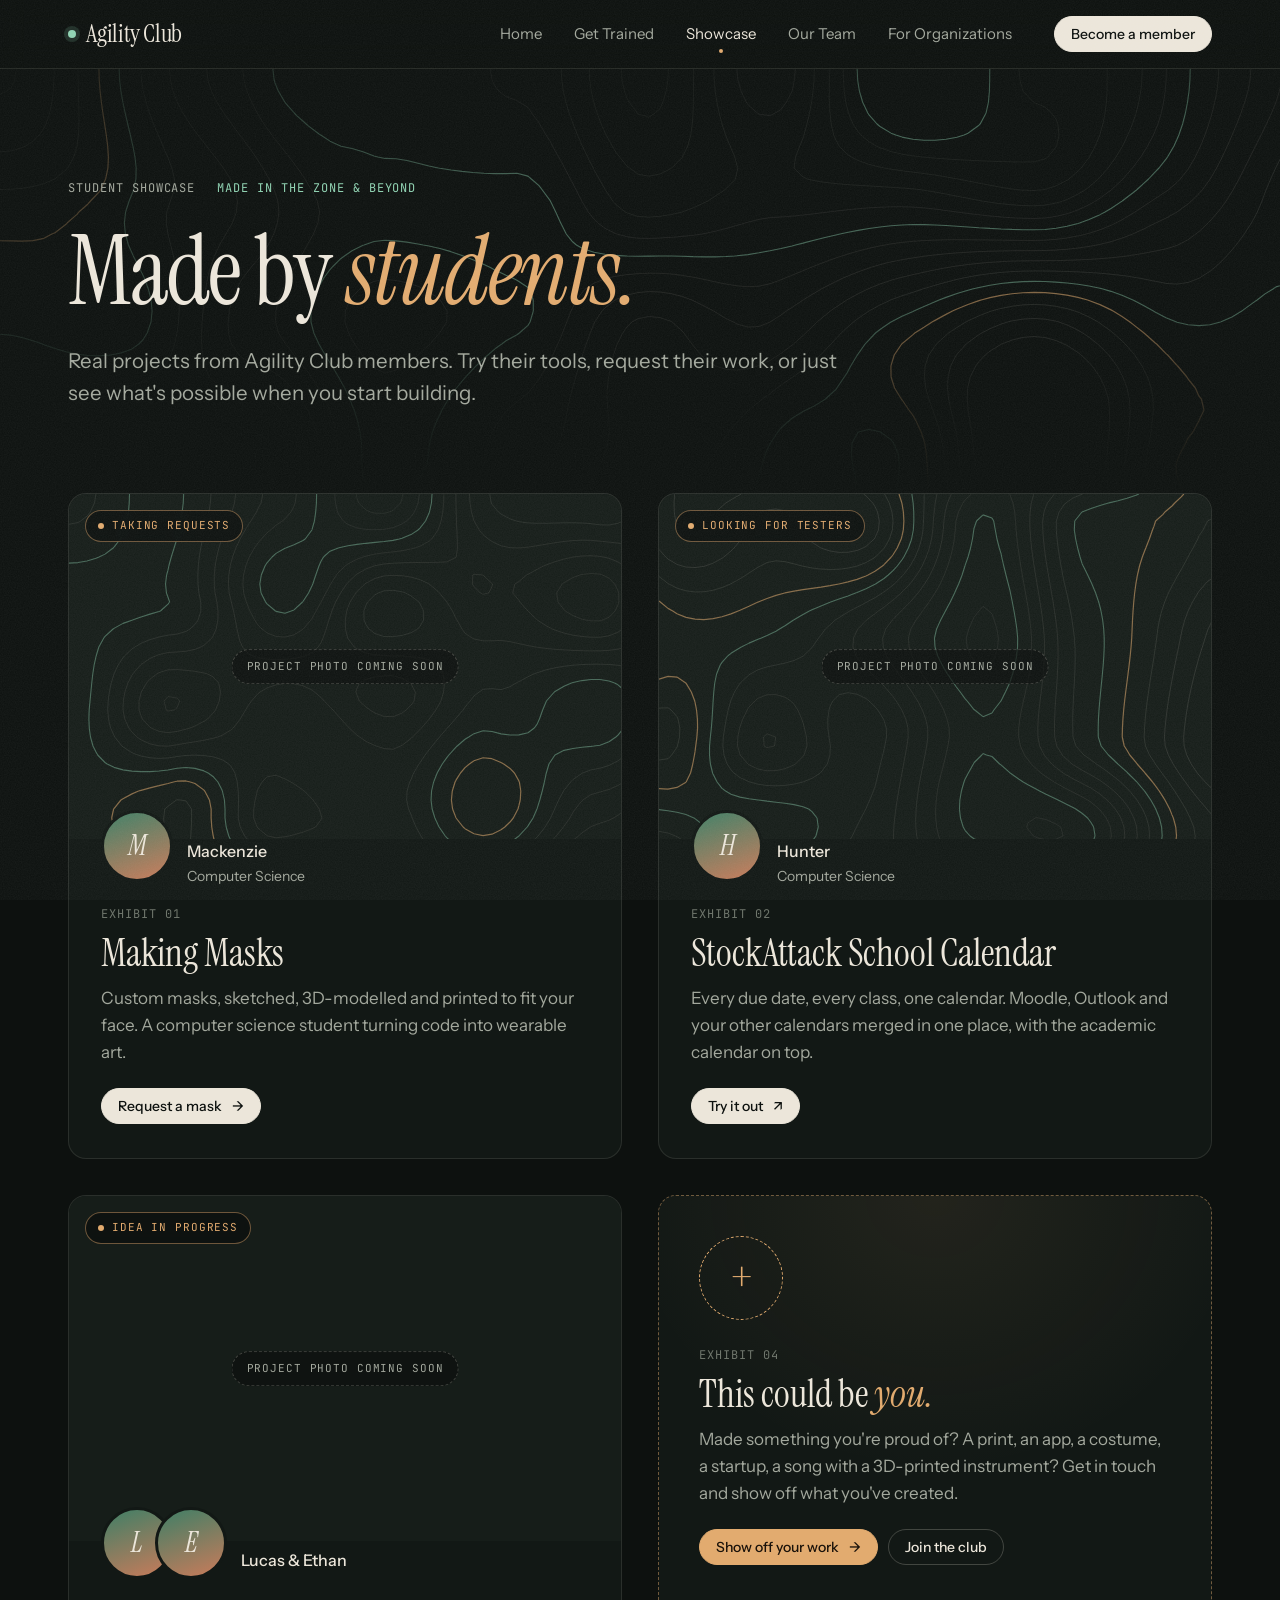
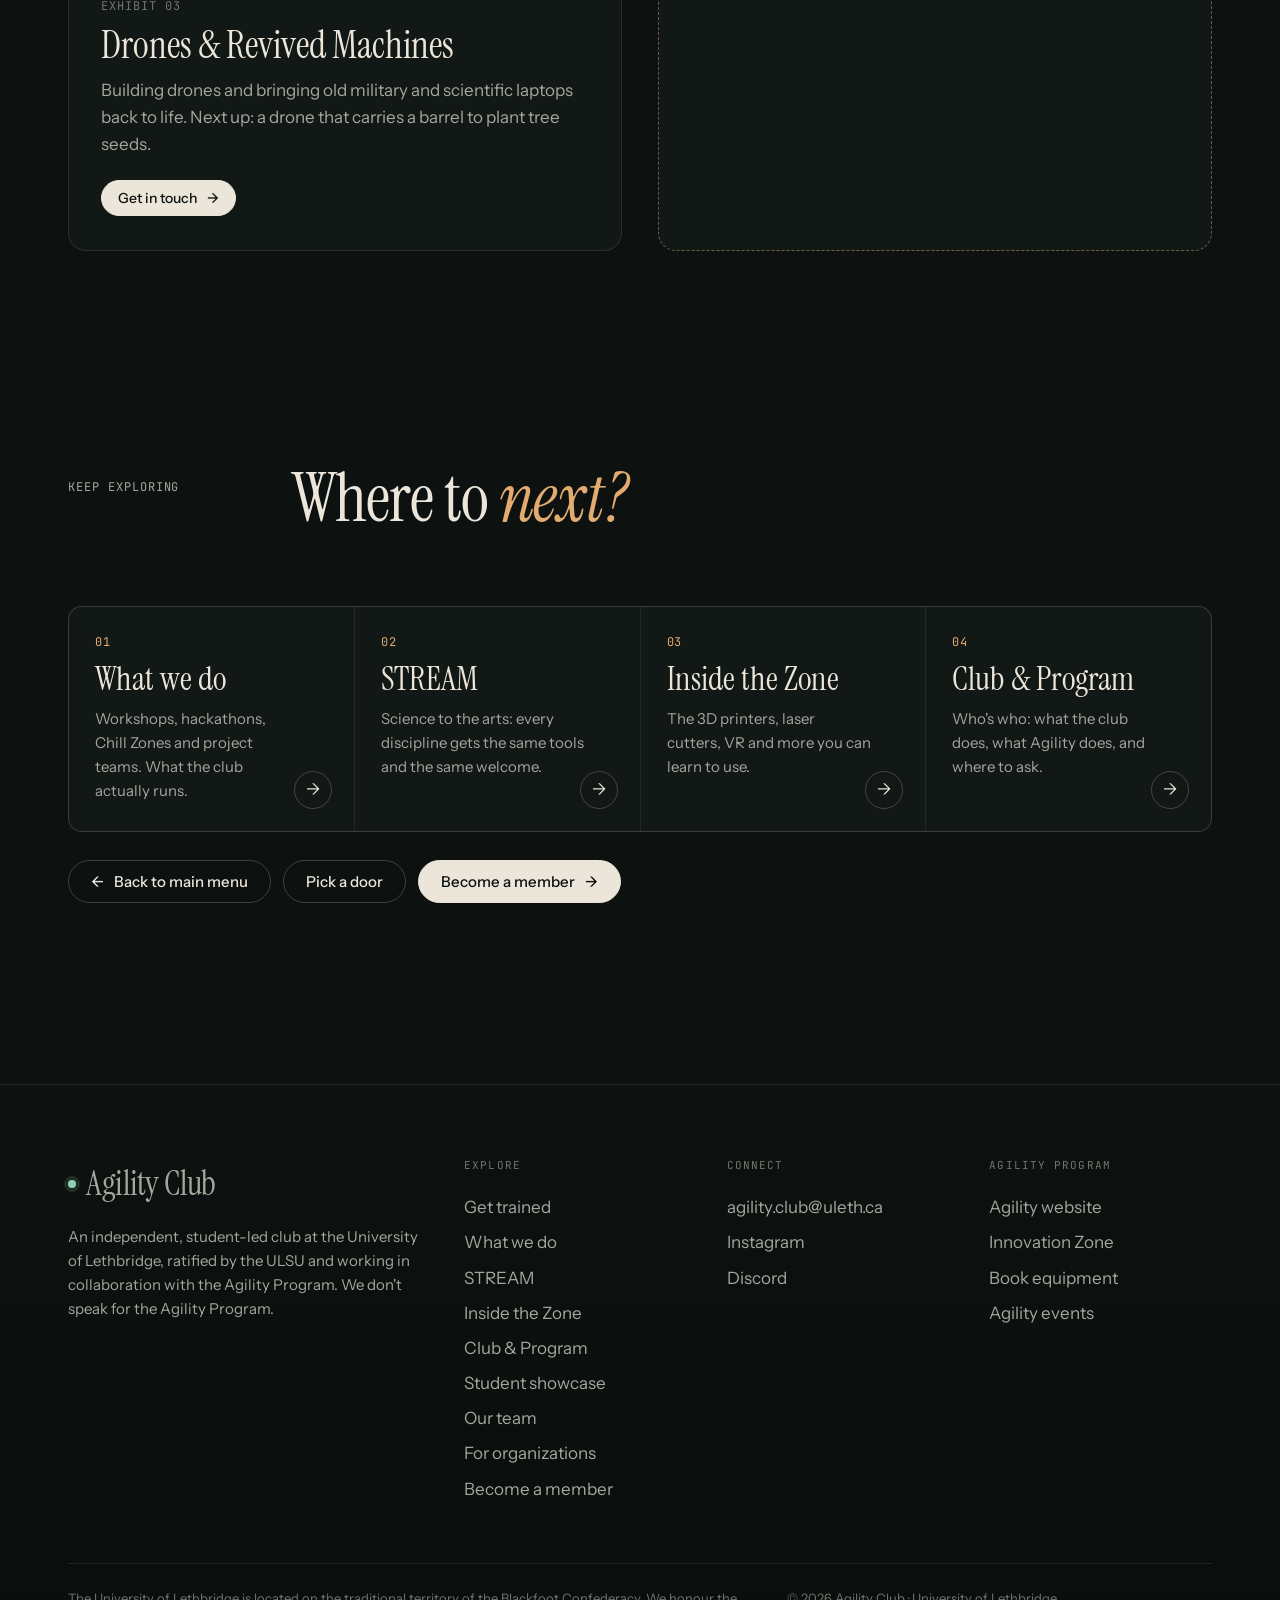
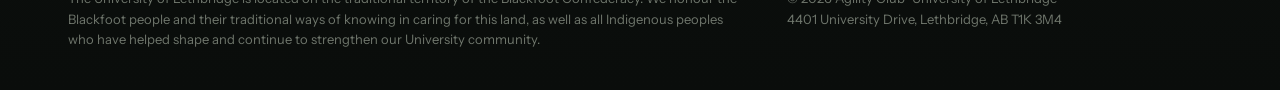
<file: showcase.html>
<!doctype html>
<html lang="en">
<head>
  <meta charset="utf-8">
  <meta name="viewport" content="width=device-width, initial-scale=1">
  <title>Student Showcase — Agility Club</title>
  <meta name="description" content="Student success stories from the Agility Club: projects, products and creative work by Uleth students, with links to their work.">
  <meta name="theme-color" content="#0d110f">
  <meta property="og:title" content="Agility Club — University of Lethbridge">
  <meta property="og:description" content="A student-led club for makers, artists, founders and the curious. In collaboration with the Agility Program.">
  <link rel="icon" href="data:image/svg+xml,<svg xmlns='http://www.w3.org/2000/svg' viewBox='0 0 32 32'><rect width='32' height='32' rx='8' fill='%230d110f'/><circle cx='16' cy='16' r='9' fill='none' stroke='%23e2ab6f' stroke-width='1.5'/><circle cx='16' cy='16' r='4' fill='%238fd3b2'/></svg>">
  <link rel="preconnect" href="https://fonts.googleapis.com">
  <link rel="preconnect" href="https://fonts.gstatic.com" crossorigin>
  <link href="https://fonts.googleapis.com/css2?family=Instrument+Sans:wght@400;500;600&family=Instrument+Serif:ital@0;1&family=JetBrains+Mono:wght@400;500&display=swap" rel="stylesheet">
  <link rel="stylesheet" href="assets/css/style.css">
</head>
<body>
  <a class="skip" href="#main">Skip to content</a>

  <header class="site-header">
    <div class="wrap">
      <a class="brand" href="index.html"><span class="brand-dot" aria-hidden="true"></span>Agility Club</a>
      <nav class="nav" id="nav" aria-label="Main">
        <a href="index.html">Home</a>
        <a href="training.html">Get Trained</a>
        <a href="showcase.html" aria-current="page">Showcase</a>
        <a href="team.html">Our Team</a>
        <a href="collaborate.html">For Organizations</a>
        <a class="nav-join btn btn-primary" data-link="join" href="#">Become a member</a>
      </nav>
      <a class="btn btn-primary btn-small header-join" data-link="join" href="#">Become a member</a>
      <button class="nav-toggle" aria-expanded="false" aria-controls="nav">Menu</button>
    </div>
  </header>

  <main id="main">
    <section class="hero compact">
      <canvas class="topo" data-topo="1.1" data-seed="105" aria-hidden="true"></canvas>
      <div class="wrap">
        <div class="hero-eyebrow"><span class="mono">Student Showcase</span><span class="mono" style="color:var(--jade)">Made in the Zone &amp; beyond</span></div>
        <h1 class="display">Made by <em>students.</em></h1>
        <p class="lead">Real projects from Agility Club members. Try their tools, request their work, or just see what's possible when you start building.</p>
      </div>
    </section>

    <section class="section tight" aria-label="Student projects" style="padding-top:0">
      <div class="wrap">
        <div class="showcase" id="showcase-grid">
          <noscript><p>Student projects: Mackenzie (Making Masks), Hunter (StockAttack School Calendar, stockattack.ca), Lucas &amp; Ethan (drones). Want to be featured? Email agility.club@uleth.ca.</p></noscript>
        </div>
      </div>
    </section>
    <section class="section tight keep-exploring" aria-labelledby="next-title">
      <div class="wrap">
        <div class="section-head reveal">
          <span class="mono">Keep exploring</span>
          <div><h2 class="h2" id="next-title">Where to <em>next?</em></h2></div>
        </div>
        <nav class="explore-grid reveal" aria-label="Explore the club"><a class="explore-card" href="what-we-do.html"><span class="mono">01</span><h3>What we do</h3><p>Workshops, hackathons, Chill Zones and project teams. What the club actually runs.</p><span class="go" aria-hidden="true">→</span></a><a class="explore-card" href="stream.html"><span class="mono">02</span><h3>STREAM</h3><p>Science to the arts: every discipline gets the same tools and the same welcome.</p><span class="go" aria-hidden="true">→</span></a><a class="explore-card" href="the-zone.html"><span class="mono">03</span><h3>Inside the Zone</h3><p>The 3D printers, laser cutters, VR and more you can learn to use.</p><span class="go" aria-hidden="true">→</span></a><a class="explore-card" href="club-and-program.html"><span class="mono">04</span><h3>Club &amp; Program</h3><p>Who's who: what the club does, what Agility does, and where to ask.</p><span class="go" aria-hidden="true">→</span></a></nav>
        <div class="next-actions reveal">
          <a class="btn" href="index.html#explore"><span class="arrow">←</span> Back to main menu</a>
          <a class="btn" href="index.html#start">Pick a door</a>
          <a class="btn btn-primary" data-link="join" href="#">Become a member <span class="arrow">→</span></a>
        </div>
      </div>
    </section>
  </main>

  <footer class="site-footer">
    <div class="wrap">
      <div class="footer-grid">
        <div class="footer-brand">
          <a class="brand" href="index.html"><span class="brand-dot" aria-hidden="true"></span>Agility Club</a>
          <p>An independent, student-led club at the University of Lethbridge, ratified by the ULSU and working in collaboration with the Agility Program. We don't speak for the Agility Program.</p>
        </div>
        <div>
          <h4>Explore</h4>
          <ul>
            <li><a href="training.html">Get trained</a></li>
            <li><a href="what-we-do.html">What we do</a></li>
            <li><a href="stream.html">STREAM</a></li>
            <li><a href="the-zone.html">Inside the Zone</a></li>
            <li><a href="club-and-program.html">Club &amp; Program</a></li>
            <li><a href="showcase.html">Student showcase</a></li>
            <li><a href="team.html">Our team</a></li>
            <li><a href="collaborate.html">For organizations</a></li>
            <li><a data-link="join" href="#">Become a member</a></li>
          </ul>
        </div>
        <div>
          <h4>Connect</h4>
          <ul>
            <li><a data-link="clubEmail" href="mailto:agility.club@uleth.ca">agility.club@uleth.ca</a></li>
            <li><a data-link="instagram" href="https://www.instagram.com/ulethagilityclub/">Instagram</a></li>
            <li><a data-link="discord" href="#">Discord</a></li>
          </ul>
        </div>
        <div>
          <h4>Agility Program</h4>
          <ul>
            <li><a data-link="agility" href="https://www.ulethbridge.ca/agility">Agility website</a></li>
            <li><a data-link="innovationZone" href="https://www.ulethbridge.ca/agility/innovation-zone">Innovation Zone</a></li>
            <li><a data-link="booking" href="https://www.ulethbridge.ca/agility/innovation-zone">Book equipment</a></li>
            <li><a data-link="workshops" href="https://www.ulethbridge.ca/agility/workshops-and-events">Agility events</a></li>
          </ul>
        </div>
      </div>
      <div class="footer-bottom">
        <p>The University of Lethbridge is located on the traditional territory of the Blackfoot Confederacy. We honour the Blackfoot people and their traditional ways of knowing in caring for this land, as well as all Indigenous peoples who have helped shape and continue to strengthen our University community.</p>
        <p>© <span data-year>2026</span> Agility Club · University of Lethbridge<br>4401 University Drive, Lethbridge, AB T1K 3M4</p>
      </div>
    </div>
  </footer>

  <script src="assets/js/config.js"></script>
  <script src="assets/js/main.js"></script>
</body>
</html>
</file>
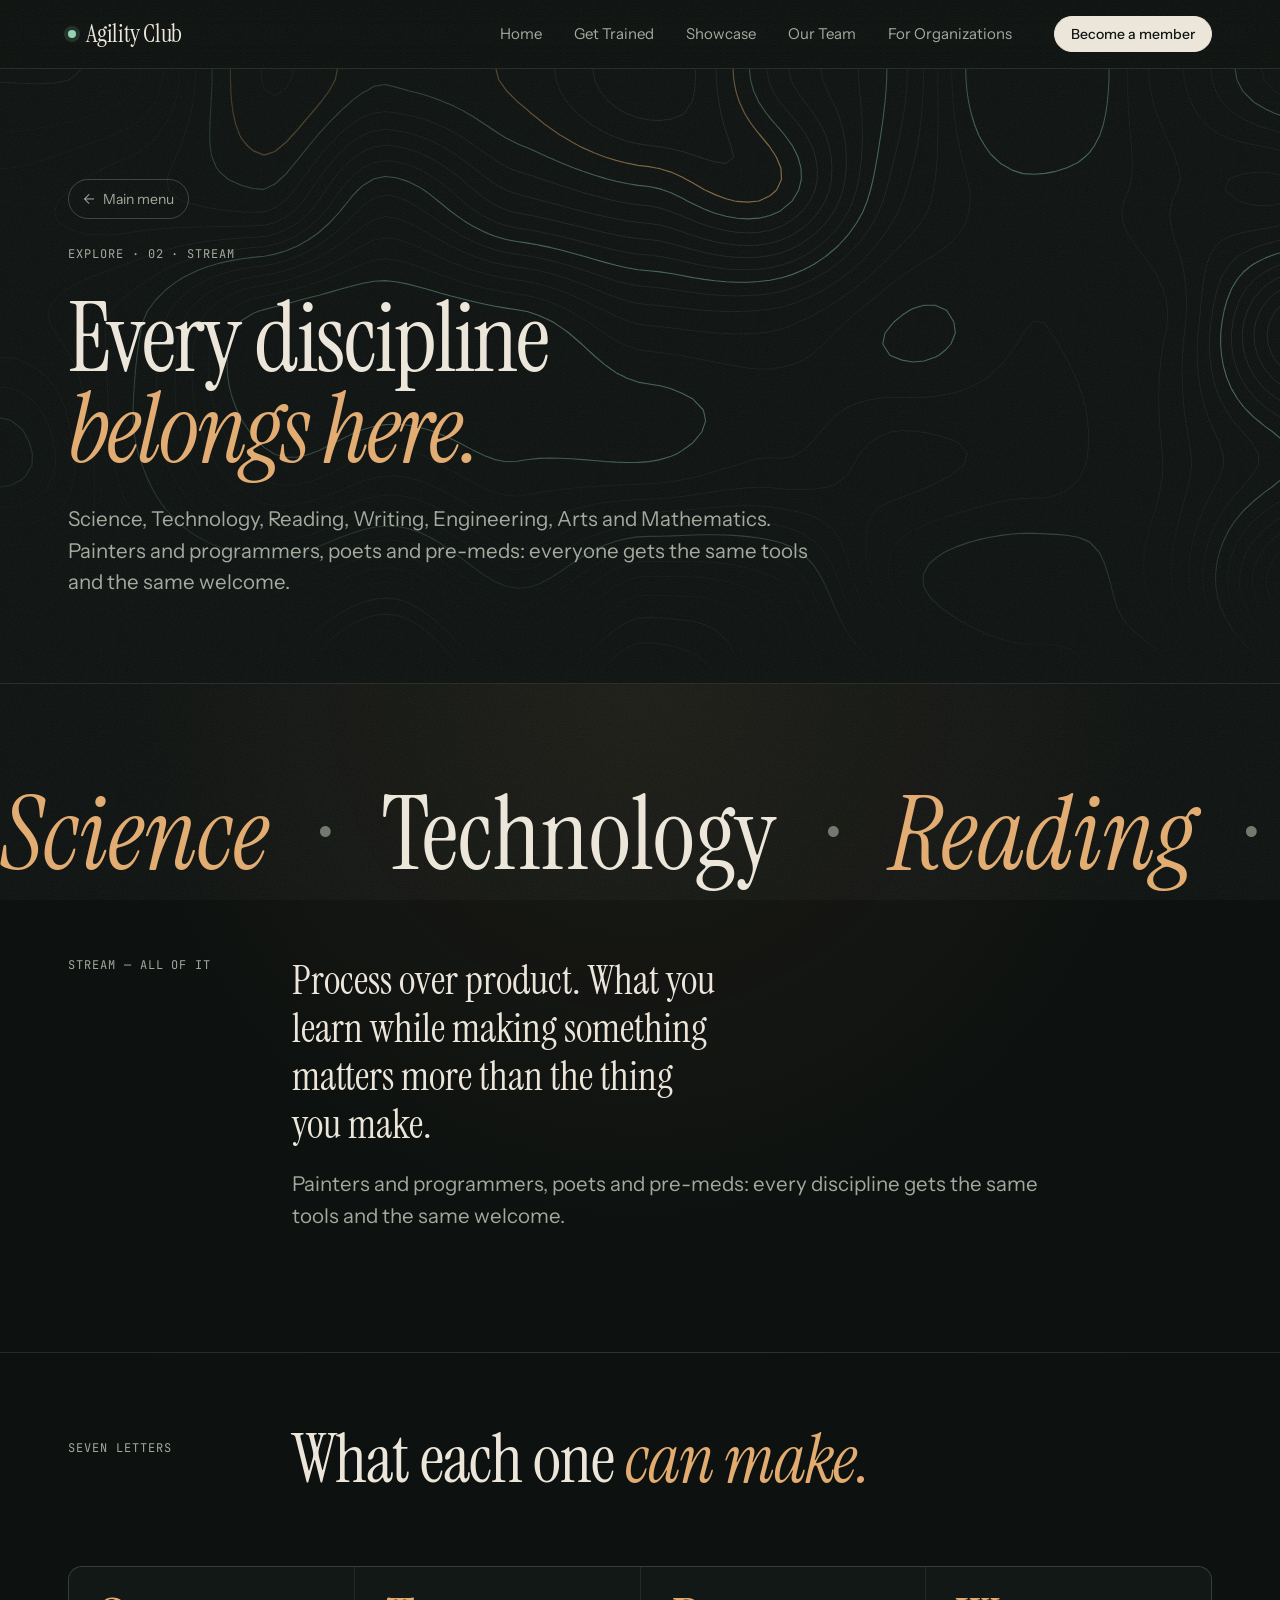
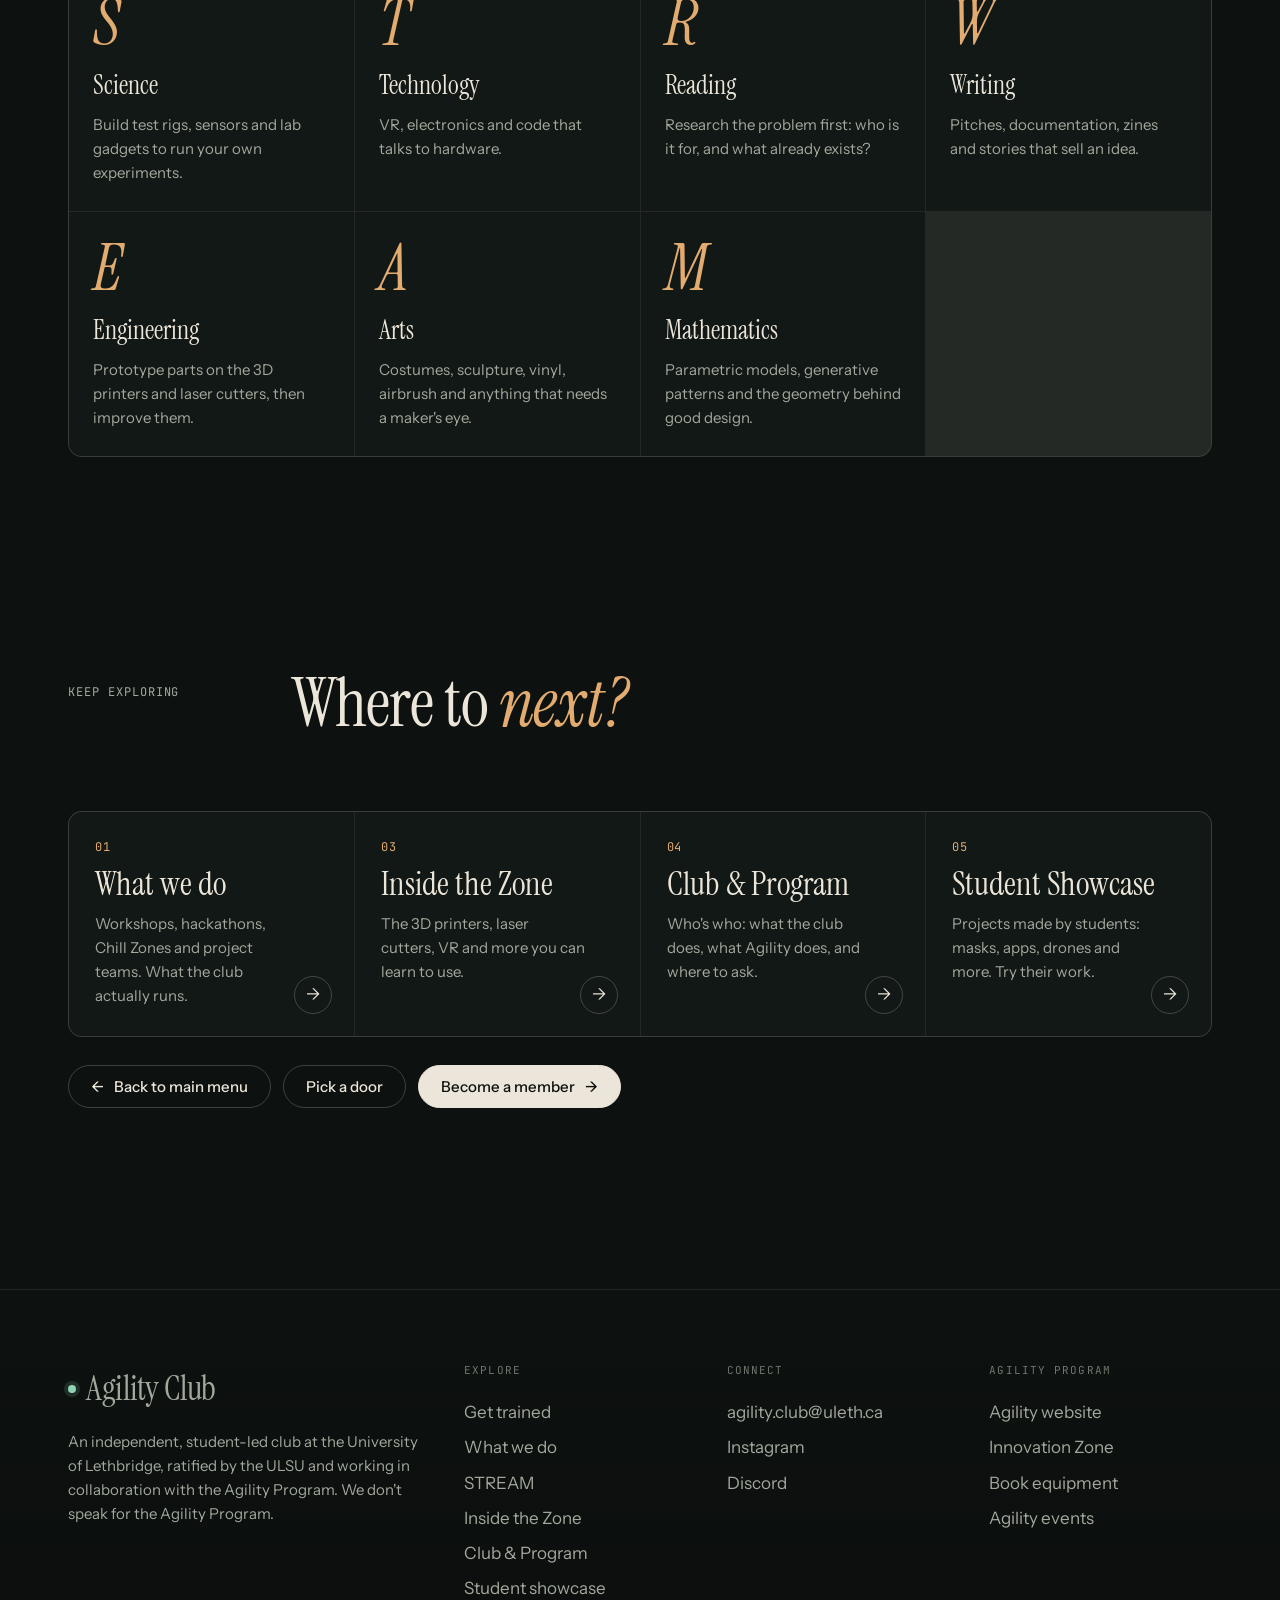
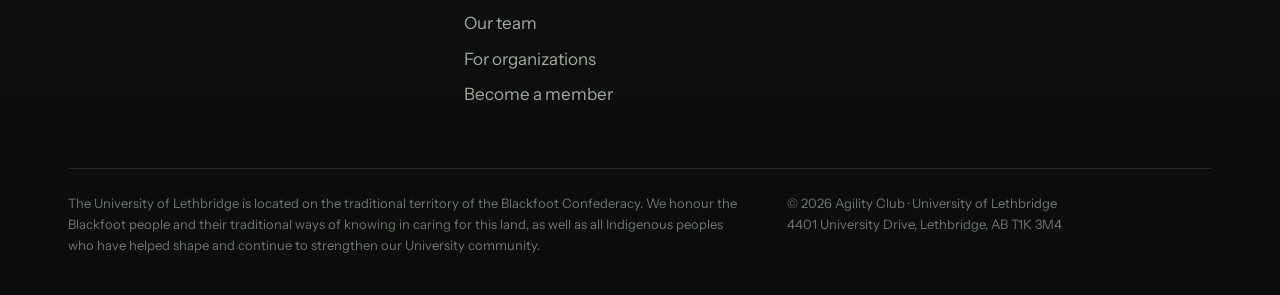
<file: stream.html>
<!doctype html>
<html lang="en">
<head>
  <meta charset="utf-8">
  <meta name="viewport" content="width=device-width, initial-scale=1">
  <title>STREAM — Agility Club</title>
  <meta name="description" content="STREAM at the Agility Club: Science, Technology, Reading, Writing, Engineering, Arts and Mathematics all belong in the makerspace.">
  <meta name="theme-color" content="#0d110f">
  <meta property="og:title" content="Agility Club — University of Lethbridge">
  <meta property="og:description" content="A student-led club for makers, artists, founders and the curious. In collaboration with the Agility Program.">
  <link rel="icon" href="data:image/svg+xml,<svg xmlns='http://www.w3.org/2000/svg' viewBox='0 0 32 32'><rect width='32' height='32' rx='8' fill='%230d110f'/><circle cx='16' cy='16' r='9' fill='none' stroke='%23e2ab6f' stroke-width='1.5'/><circle cx='16' cy='16' r='4' fill='%238fd3b2'/></svg>">
  <link rel="preconnect" href="https://fonts.googleapis.com">
  <link rel="preconnect" href="https://fonts.gstatic.com" crossorigin>
  <link href="https://fonts.googleapis.com/css2?family=Instrument+Sans:wght@400;500;600&family=Instrument+Serif:ital@0;1&family=JetBrains+Mono:wght@400;500&display=swap" rel="stylesheet">
  <link rel="stylesheet" href="assets/css/style.css">
</head>
<body>
  <a class="skip" href="#main">Skip to content</a>

  <header class="site-header">
    <div class="wrap">
      <a class="brand" href="index.html"><span class="brand-dot" aria-hidden="true"></span>Agility Club</a>
      <nav class="nav" id="nav" aria-label="Main">
        <a href="index.html">Home</a>
        <a href="training.html">Get Trained</a>
        <a href="showcase.html">Showcase</a>
        <a href="team.html">Our Team</a>
        <a href="collaborate.html">For Organizations</a>
        <a class="nav-join btn btn-primary" data-link="join" href="#">Become a member</a>
      </nav>
      <a class="btn btn-primary btn-small header-join" data-link="join" href="#">Become a member</a>
      <button class="nav-toggle" aria-expanded="false" aria-controls="nav">Menu</button>
    </div>
  </header>

  <main id="main">
    <section class="hero compact">
      <canvas class="topo" data-topo="1.1" data-seed="44" aria-hidden="true"></canvas>
      <div class="wrap">
        <a class="back-link" href="index.html#explore"><span aria-hidden="true">←</span> Main menu</a>
        <div class="hero-eyebrow"><span class="mono">Explore · 02 · STREAM</span></div>
        <h1 class="display">Every discipline <em>belongs here.</em></h1>
        <p class="lead">Science, Technology, Reading, Writing, Engineering, Arts and Mathematics. Painters and programmers, poets and pre-meds: everyone gets the same tools and the same welcome.</p>
      </div>
    </section>

    <section class="stream" aria-label="STREAM disciplines">
      <div class="marquee" aria-hidden="true">
        <span>Science<b>·</b></span><span>Technology<b>·</b></span><span>Reading<b>·</b></span><span>Writing<b>·</b></span><span>Engineering<b>·</b></span><span>Arts<b>·</b></span><span>Mathematics<b>·</b></span>
        <span>Science<b>·</b></span><span>Technology<b>·</b></span><span>Reading<b>·</b></span><span>Writing<b>·</b></span><span>Engineering<b>·</b></span><span>Arts<b>·</b></span><span>Mathematics<b>·</b></span>
      </div>
      <div class="wrap">
        <div class="stream-quote reveal">
          <span class="mono">STREAM — all of it</span>
          <div>
            <blockquote>Process over product. What you learn while making something matters more than the thing you make.</blockquote>
            <p class="lead" style="margin-top:20px">Painters and programmers, poets and pre-meds: every discipline gets the same tools and the same welcome.</p>
          </div>
        </div>
      </div>

    </section>

    <section class="section tight" aria-labelledby="disc-title">
      <div class="wrap">
        <div class="section-head reveal">
          <span class="mono">Seven letters</span>
          <div><h2 class="h2" id="disc-title">What each one <em>can make.</em></h2></div>
        </div>
        <div class="disciplines reveal"><div class="discipline"><span class="letter">S</span><h3>Science</h3><p>Build test rigs, sensors and lab gadgets to run your own experiments.</p></div><div class="discipline"><span class="letter">T</span><h3>Technology</h3><p>VR, electronics and code that talks to hardware.</p></div><div class="discipline"><span class="letter">R</span><h3>Reading</h3><p>Research the problem first: who is it for, and what already exists?</p></div><div class="discipline"><span class="letter">W</span><h3>Writing</h3><p>Pitches, documentation, zines and stories that sell an idea.</p></div><div class="discipline"><span class="letter">E</span><h3>Engineering</h3><p>Prototype parts on the 3D printers and laser cutters, then improve them.</p></div><div class="discipline"><span class="letter">A</span><h3>Arts</h3><p>Costumes, sculpture, vinyl, airbrush and anything that needs a maker's eye.</p></div><div class="discipline"><span class="letter">M</span><h3>Mathematics</h3><p>Parametric models, generative patterns and the geometry behind good design.</p></div></div>
      </div>
    </section>

    <section class="section tight keep-exploring" aria-labelledby="next-title">
      <div class="wrap">
        <div class="section-head reveal">
          <span class="mono">Keep exploring</span>
          <div><h2 class="h2" id="next-title">Where to <em>next?</em></h2></div>
        </div>
        <nav class="explore-grid reveal" aria-label="Explore the club"><a class="explore-card" href="what-we-do.html"><span class="mono">01</span><h3>What we do</h3><p>Workshops, hackathons, Chill Zones and project teams. What the club actually runs.</p><span class="go" aria-hidden="true">→</span></a><a class="explore-card" href="the-zone.html"><span class="mono">03</span><h3>Inside the Zone</h3><p>The 3D printers, laser cutters, VR and more you can learn to use.</p><span class="go" aria-hidden="true">→</span></a><a class="explore-card" href="club-and-program.html"><span class="mono">04</span><h3>Club &amp; Program</h3><p>Who's who: what the club does, what Agility does, and where to ask.</p><span class="go" aria-hidden="true">→</span></a><a class="explore-card" href="showcase.html"><span class="mono">05</span><h3>Student Showcase</h3><p>Projects made by students: masks, apps, drones and more. Try their work.</p><span class="go" aria-hidden="true">→</span></a></nav>
        <div class="next-actions reveal">
          <a class="btn" href="index.html#explore"><span class="arrow">←</span> Back to main menu</a>
          <a class="btn" href="index.html#start">Pick a door</a>
          <a class="btn btn-primary" data-link="join" href="#">Become a member <span class="arrow">→</span></a>
        </div>
      </div>
    </section>
  </main>

  <footer class="site-footer">
    <div class="wrap">
      <div class="footer-grid">
        <div class="footer-brand">
          <a class="brand" href="index.html"><span class="brand-dot" aria-hidden="true"></span>Agility Club</a>
          <p>An independent, student-led club at the University of Lethbridge, ratified by the ULSU and working in collaboration with the Agility Program. We don't speak for the Agility Program.</p>
        </div>
        <div>
          <h4>Explore</h4>
          <ul>
            <li><a href="training.html">Get trained</a></li>
            <li><a href="what-we-do.html">What we do</a></li>
            <li><a href="stream.html">STREAM</a></li>
            <li><a href="the-zone.html">Inside the Zone</a></li>
            <li><a href="club-and-program.html">Club &amp; Program</a></li>
            <li><a href="showcase.html">Student showcase</a></li>
            <li><a href="team.html">Our team</a></li>
            <li><a href="collaborate.html">For organizations</a></li>
            <li><a data-link="join" href="#">Become a member</a></li>
          </ul>
        </div>
        <div>
          <h4>Connect</h4>
          <ul>
            <li><a data-link="clubEmail" href="mailto:agility.club@uleth.ca">agility.club@uleth.ca</a></li>
            <li><a data-link="instagram" href="https://www.instagram.com/ulethagilityclub/">Instagram</a></li>
            <li><a data-link="discord" href="#">Discord</a></li>
          </ul>
        </div>
        <div>
          <h4>Agility Program</h4>
          <ul>
            <li><a data-link="agility" href="https://www.ulethbridge.ca/agility">Agility website</a></li>
            <li><a data-link="innovationZone" href="https://www.ulethbridge.ca/agility/innovation-zone">Innovation Zone</a></li>
            <li><a data-link="booking" href="https://www.ulethbridge.ca/agility/innovation-zone">Book equipment</a></li>
            <li><a data-link="workshops" href="https://www.ulethbridge.ca/agility/workshops-and-events">Agility events</a></li>
          </ul>
        </div>
      </div>
      <div class="footer-bottom">
        <p>The University of Lethbridge is located on the traditional territory of the Blackfoot Confederacy. We honour the Blackfoot people and their traditional ways of knowing in caring for this land, as well as all Indigenous peoples who have helped shape and continue to strengthen our University community.</p>
        <p>© <span data-year>2026</span> Agility Club · University of Lethbridge<br>4401 University Drive, Lethbridge, AB T1K 3M4</p>
      </div>
    </div>
  </footer>

  <script src="assets/js/config.js"></script>
  <script src="assets/js/main.js"></script>
</body>
</html>
</file>
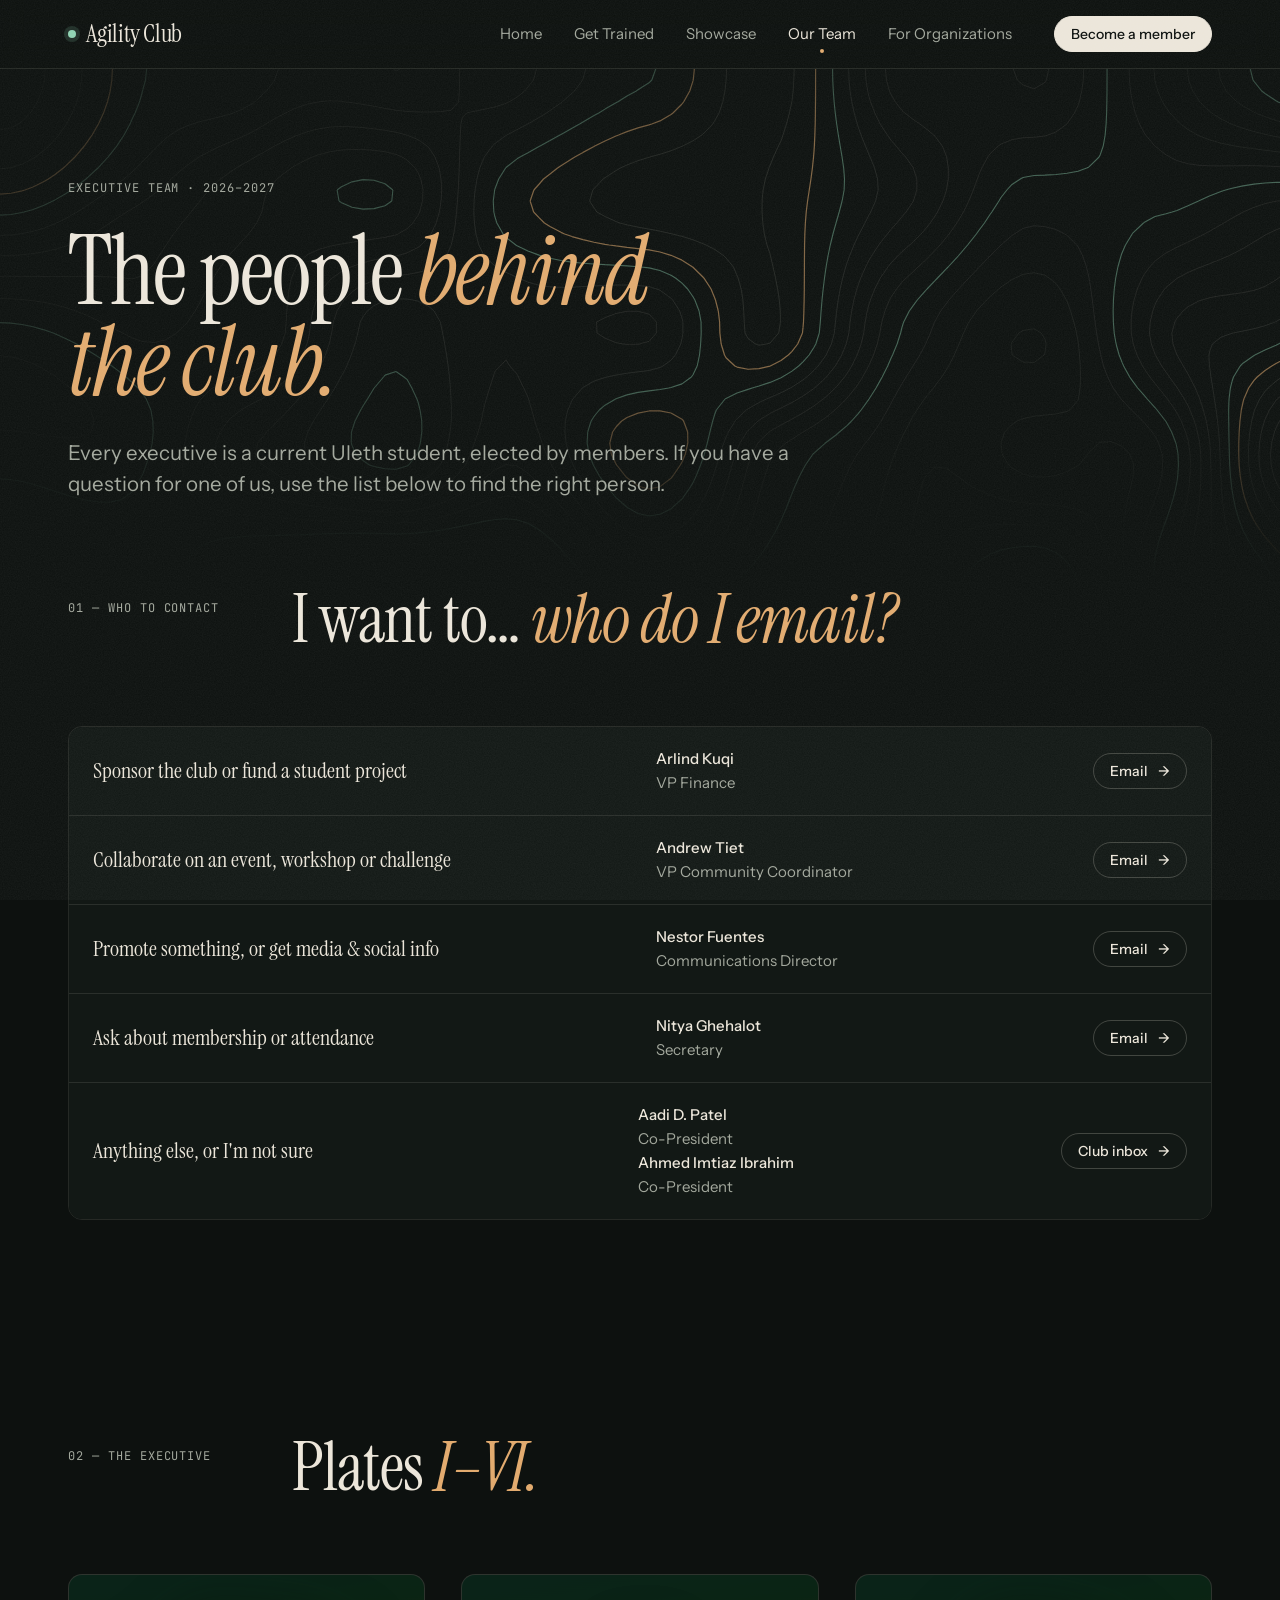
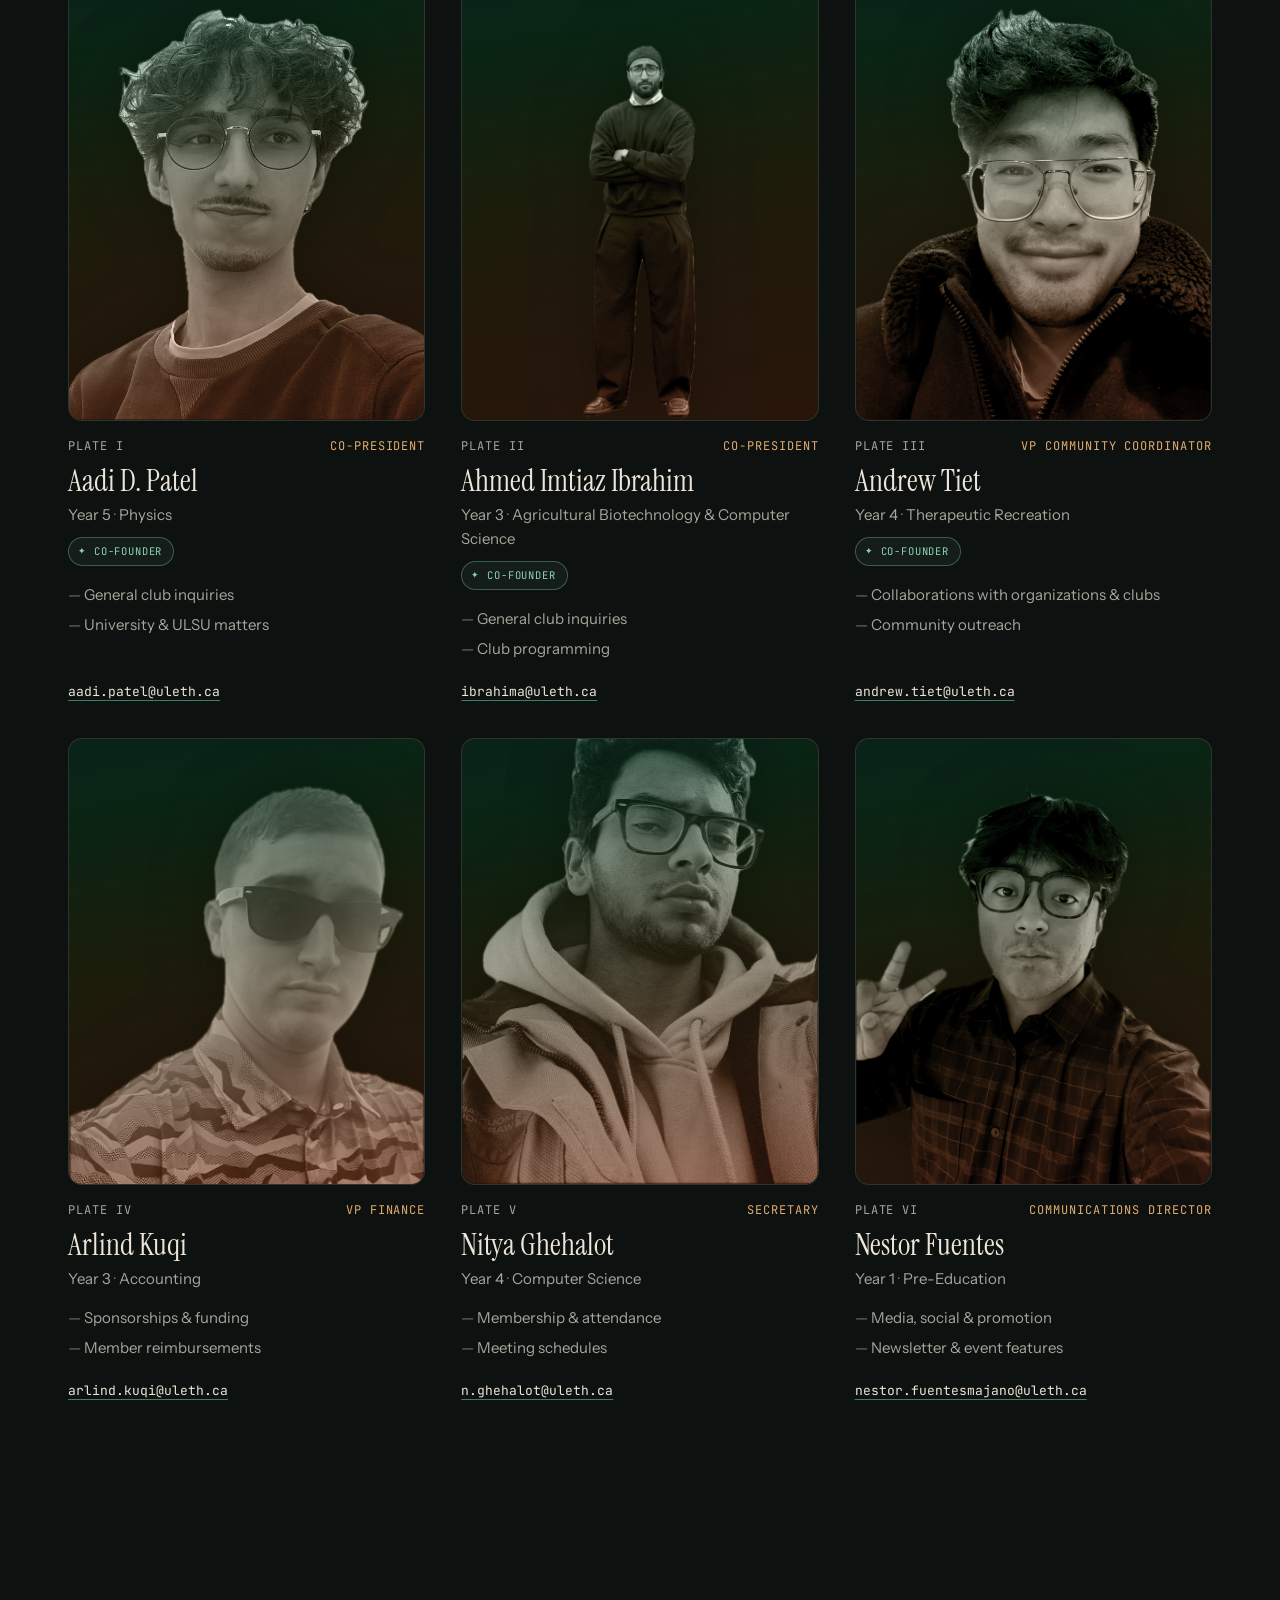
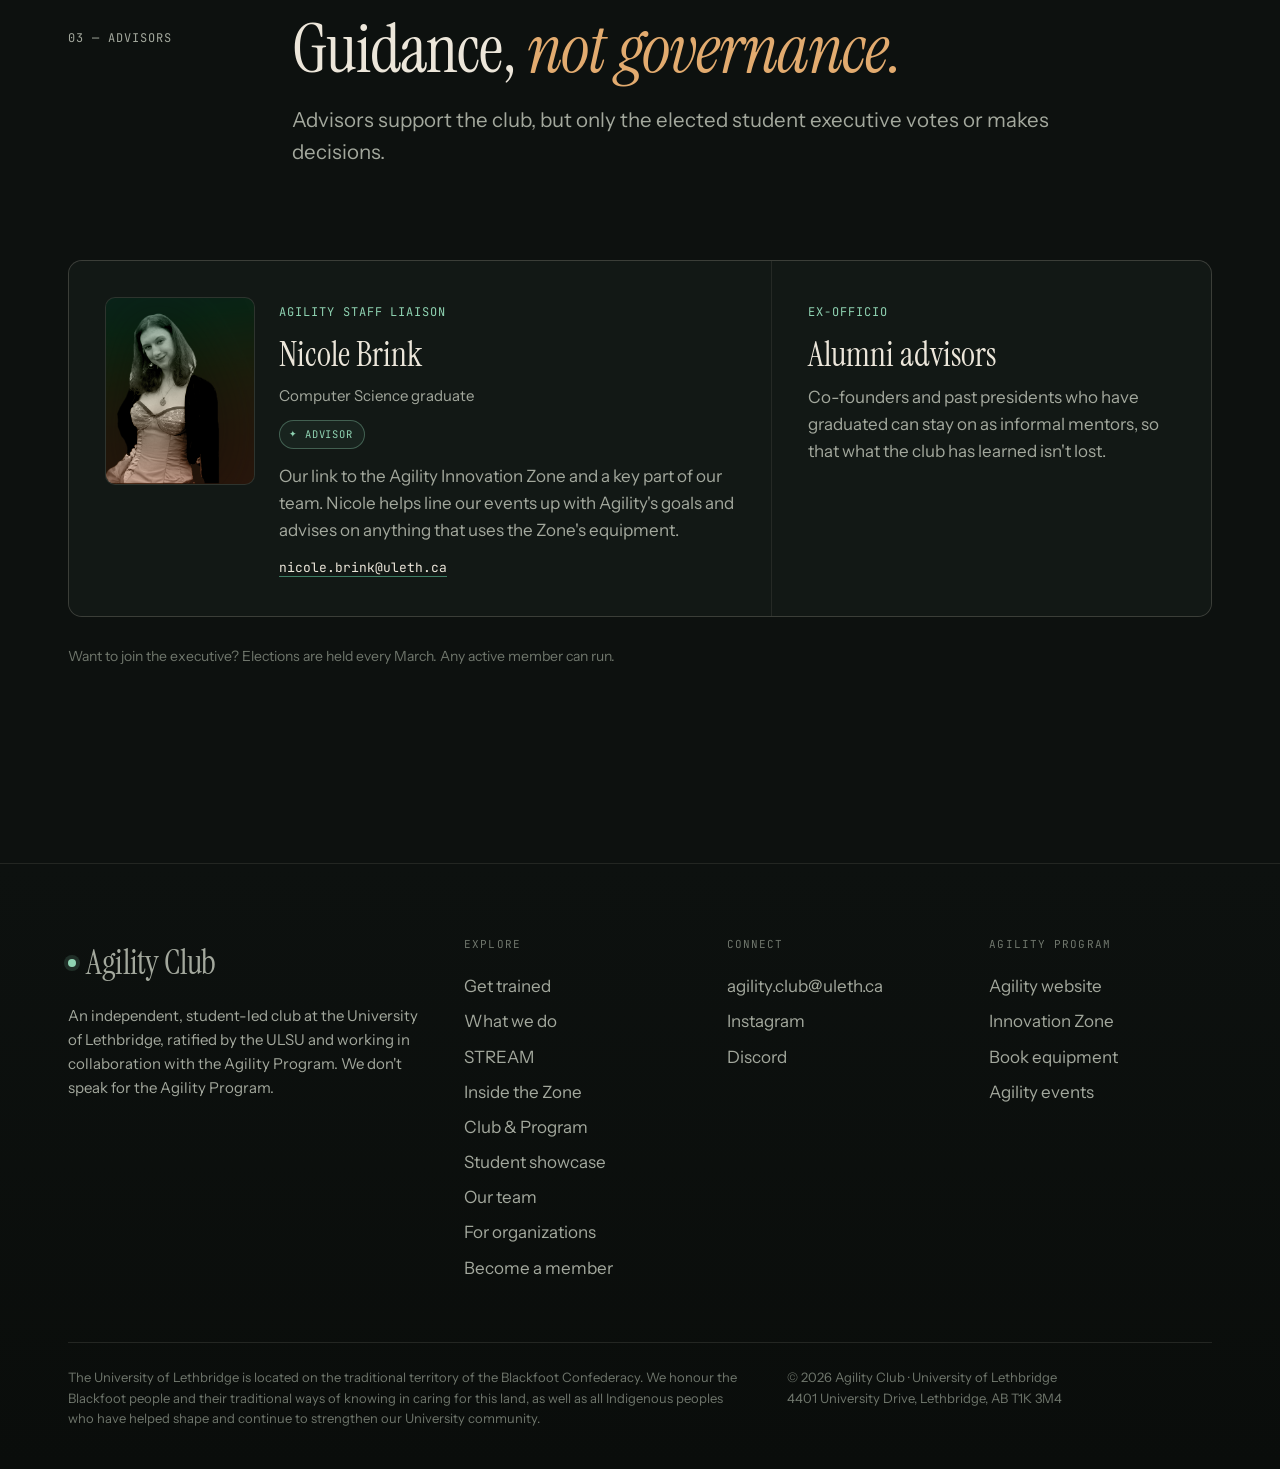
<file: team.html>
<!doctype html>
<html lang="en">
<head>
  <meta charset="utf-8">
  <meta name="viewport" content="width=device-width, initial-scale=1">
  <title>Our Team — Agility Club</title>
  <meta name="description" content="Meet the Agility Club executive team and find the right person to contact for sponsorships, collaborations, media and membership.">
  <meta name="theme-color" content="#0d110f">
  <meta property="og:title" content="Agility Club — University of Lethbridge">
  <meta property="og:description" content="A student-led club for makers, artists, founders and the curious. In collaboration with the Agility Program.">
  <link rel="icon" href="data:image/svg+xml,<svg xmlns='http://www.w3.org/2000/svg' viewBox='0 0 32 32'><rect width='32' height='32' rx='8' fill='%230d110f'/><circle cx='16' cy='16' r='9' fill='none' stroke='%23e2ab6f' stroke-width='1.5'/><circle cx='16' cy='16' r='4' fill='%238fd3b2'/></svg>">
  <link rel="preconnect" href="https://fonts.googleapis.com">
  <link rel="preconnect" href="https://fonts.gstatic.com" crossorigin>
  <link href="https://fonts.googleapis.com/css2?family=Instrument+Sans:wght@400;500;600&family=Instrument+Serif:ital@0;1&family=JetBrains+Mono:wght@400;500&display=swap" rel="stylesheet">
  <link rel="stylesheet" href="assets/css/style.css">
</head>
<body>
  <a class="skip" href="#main">Skip to content</a>

  <header class="site-header">
    <div class="wrap">
      <a class="brand" href="index.html"><span class="brand-dot" aria-hidden="true"></span>Agility Club</a>
      <nav class="nav" id="nav" aria-label="Main">
        <a href="index.html">Home</a>
        <a href="training.html">Get Trained</a>
        <a href="showcase.html">Showcase</a>
        <a href="team.html" aria-current="page">Our Team</a>
        <a href="collaborate.html">For Organizations</a>
        <a class="nav-join btn btn-primary" data-link="join" href="#">Become a member</a>
      </nav>
      <a class="btn btn-primary btn-small header-join" data-link="join" href="#">Become a member</a>
      <button class="nav-toggle" aria-expanded="false" aria-controls="nav">Menu</button>
    </div>
  </header>

    <main id="main">
    <section class="hero compact">
      <canvas class="topo" data-topo="1.1" data-seed="57" aria-hidden="true"></canvas>
      <div class="wrap">
        <div class="hero-eyebrow"><span class="mono">Executive team · 2026–2027</span></div>
        <h1 class="display">The people <em>behind the club.</em></h1>
        <p class="lead">Every executive is a current Uleth student, elected by members. If you have a question for one of us, use the list below to find the right person.</p>
      </div>
    </section>

    <section class="section tight" id="who-to-contact" aria-labelledby="contact-title" style="padding-top:0">
      <div class="wrap">
        <div class="section-head reveal">
          <span class="mono">01 — Who to contact</span>
          <div>
            <h2 class="h2" id="contact-title">I want to… <em>who do I email?</em></h2>
          </div>
        </div>
        <div class="directory reveal">
          <div class="directory-row" data-contact="vp-finance">
            <span class="q">Sponsor the club or fund a student project</span>
            <span class="who">VP Finance</span>
            <a class="btn btn-small" data-subject="Sponsorship inquiry" href="mailto:agility.club@uleth.ca">Email <span class="arrow">→</span></a>
          </div>
          <div class="directory-row" data-contact="vp-community">
            <span class="q">Collaborate on an event, workshop or challenge</span>
            <span class="who">VP Community Coordinator</span>
            <a class="btn btn-small" data-subject="Collaboration inquiry" href="mailto:agility.club@uleth.ca">Email <span class="arrow">→</span></a>
          </div>
          <div class="directory-row" data-contact="communications">
            <span class="q">Promote something, or get media &amp; social info</span>
            <span class="who">Communications Director</span>
            <a class="btn btn-small" data-subject="Media / promotion inquiry" href="mailto:agility.club@uleth.ca">Email <span class="arrow">→</span></a>
          </div>
          <div class="directory-row" data-contact="secretary">
            <span class="q">Ask about membership or attendance</span>
            <span class="who">Secretary</span>
            <a class="btn btn-small" data-subject="Membership question" href="mailto:agility.club@uleth.ca">Email <span class="arrow">→</span></a>
          </div>
          <div class="directory-row" data-contact="co-president-1,co-president-2">
            <span class="q">Anything else, or I'm not sure</span>
            <span class="who">Co-Presidents</span>
            <a class="btn btn-small" data-link="clubEmail" data-subject="General inquiry" href="mailto:agility.club@uleth.ca">Club inbox <span class="arrow">→</span></a>
          </div>
        </div>
      </div>
    </section>

    <section class="section tight" aria-labelledby="exec-title">
      <div class="wrap">
        <div class="section-head reveal">
          <span class="mono">02 — The executive</span>
          <div><h2 class="h2" id="exec-title">Plates <em>I–VI.</em></h2></div>
        </div>
        <div class="plates" id="team-grid">
          <noscript><p>Our executive: Aadi D. Patel &amp; Ahmed Imtiaz Ibrahim (Co-Presidents), Andrew Tiet (VP Community Coordinator), Arlind Kuqi (VP Finance), Nitya Ghehalot (Secretary), Nestor Fuentes (Communications Director). Email agility.club@uleth.ca.</p></noscript>
        </div>
      </div>
    </section>

    <section class="section tight" aria-labelledby="advisors-title">
      <div class="wrap">
        <div class="section-head reveal">
          <span class="mono">03 — Advisors</span>
          <div>
            <h2 class="h2" id="advisors-title">Guidance, <em>not governance.</em></h2>
            <p class="lead">Advisors support the club, but only the elected student executive votes or makes decisions.</p>
          </div>
        </div>
        <div class="advisory reveal">
          <div class="liaison" id="liaison">
            <div>
              <span class="mono" style="color:var(--jade)">Agility Staff Liaison</span>
              <h3 class="h3">Nicole Brink</h3>
              <p>Our link to the Agility Innovation Zone. Nicole helps line our events up with Agility's goals and advises on anything that uses the Zone's equipment.</p>
            </div>
          </div>
          <div>
            <span class="mono" style="color:var(--jade)">Ex-Officio</span>
            <h3 class="h3">Alumni advisors</h3>
            <p>Co-founders and past presidents who have graduated can stay on as informal mentors, so that what the club has learned isn't lost.</p>
          </div>
        </div>
        <p class="fine" style="margin-top:28px">Want to join the executive? Elections are held every March. Any active member can run.</p>
      </div>
    </section>
  </main>
</main>

  <footer class="site-footer">
    <div class="wrap">
      <div class="footer-grid">
        <div class="footer-brand">
          <a class="brand" href="index.html"><span class="brand-dot" aria-hidden="true"></span>Agility Club</a>
          <p>An independent, student-led club at the University of Lethbridge, ratified by the ULSU and working in collaboration with the Agility Program. We don't speak for the Agility Program.</p>
        </div>
        <div>
          <h4>Explore</h4>
          <ul>
            <li><a href="training.html">Get trained</a></li>
            <li><a href="what-we-do.html">What we do</a></li>
            <li><a href="stream.html">STREAM</a></li>
            <li><a href="the-zone.html">Inside the Zone</a></li>
            <li><a href="club-and-program.html">Club &amp; Program</a></li>
            <li><a href="showcase.html">Student showcase</a></li>
            <li><a href="team.html">Our team</a></li>
            <li><a href="collaborate.html">For organizations</a></li>
            <li><a data-link="join" href="#">Become a member</a></li>
          </ul>
        </div>
        <div>
          <h4>Connect</h4>
          <ul>
            <li><a data-link="clubEmail" href="mailto:agility.club@uleth.ca">agility.club@uleth.ca</a></li>
            <li><a data-link="instagram" href="https://www.instagram.com/ulethagilityclub/">Instagram</a></li>
            <li><a data-link="discord" href="#">Discord</a></li>
          </ul>
        </div>
        <div>
          <h4>Agility Program</h4>
          <ul>
            <li><a data-link="agility" href="https://www.ulethbridge.ca/agility">Agility website</a></li>
            <li><a data-link="innovationZone" href="https://www.ulethbridge.ca/agility/innovation-zone">Innovation Zone</a></li>
            <li><a data-link="booking" href="https://www.ulethbridge.ca/agility/innovation-zone">Book equipment</a></li>
            <li><a data-link="workshops" href="https://www.ulethbridge.ca/agility/workshops-and-events">Agility events</a></li>
          </ul>
        </div>
      </div>
      <div class="footer-bottom">
        <p>The University of Lethbridge is located on the traditional territory of the Blackfoot Confederacy. We honour the Blackfoot people and their traditional ways of knowing in caring for this land, as well as all Indigenous peoples who have helped shape and continue to strengthen our University community.</p>
        <p>© <span data-year>2026</span> Agility Club · University of Lethbridge<br>4401 University Drive, Lethbridge, AB T1K 3M4</p>
      </div>
    </div>
  </footer>

  <script src="assets/js/config.js"></script>
  <script src="assets/js/main.js"></script>
</body>
</html>
</file>
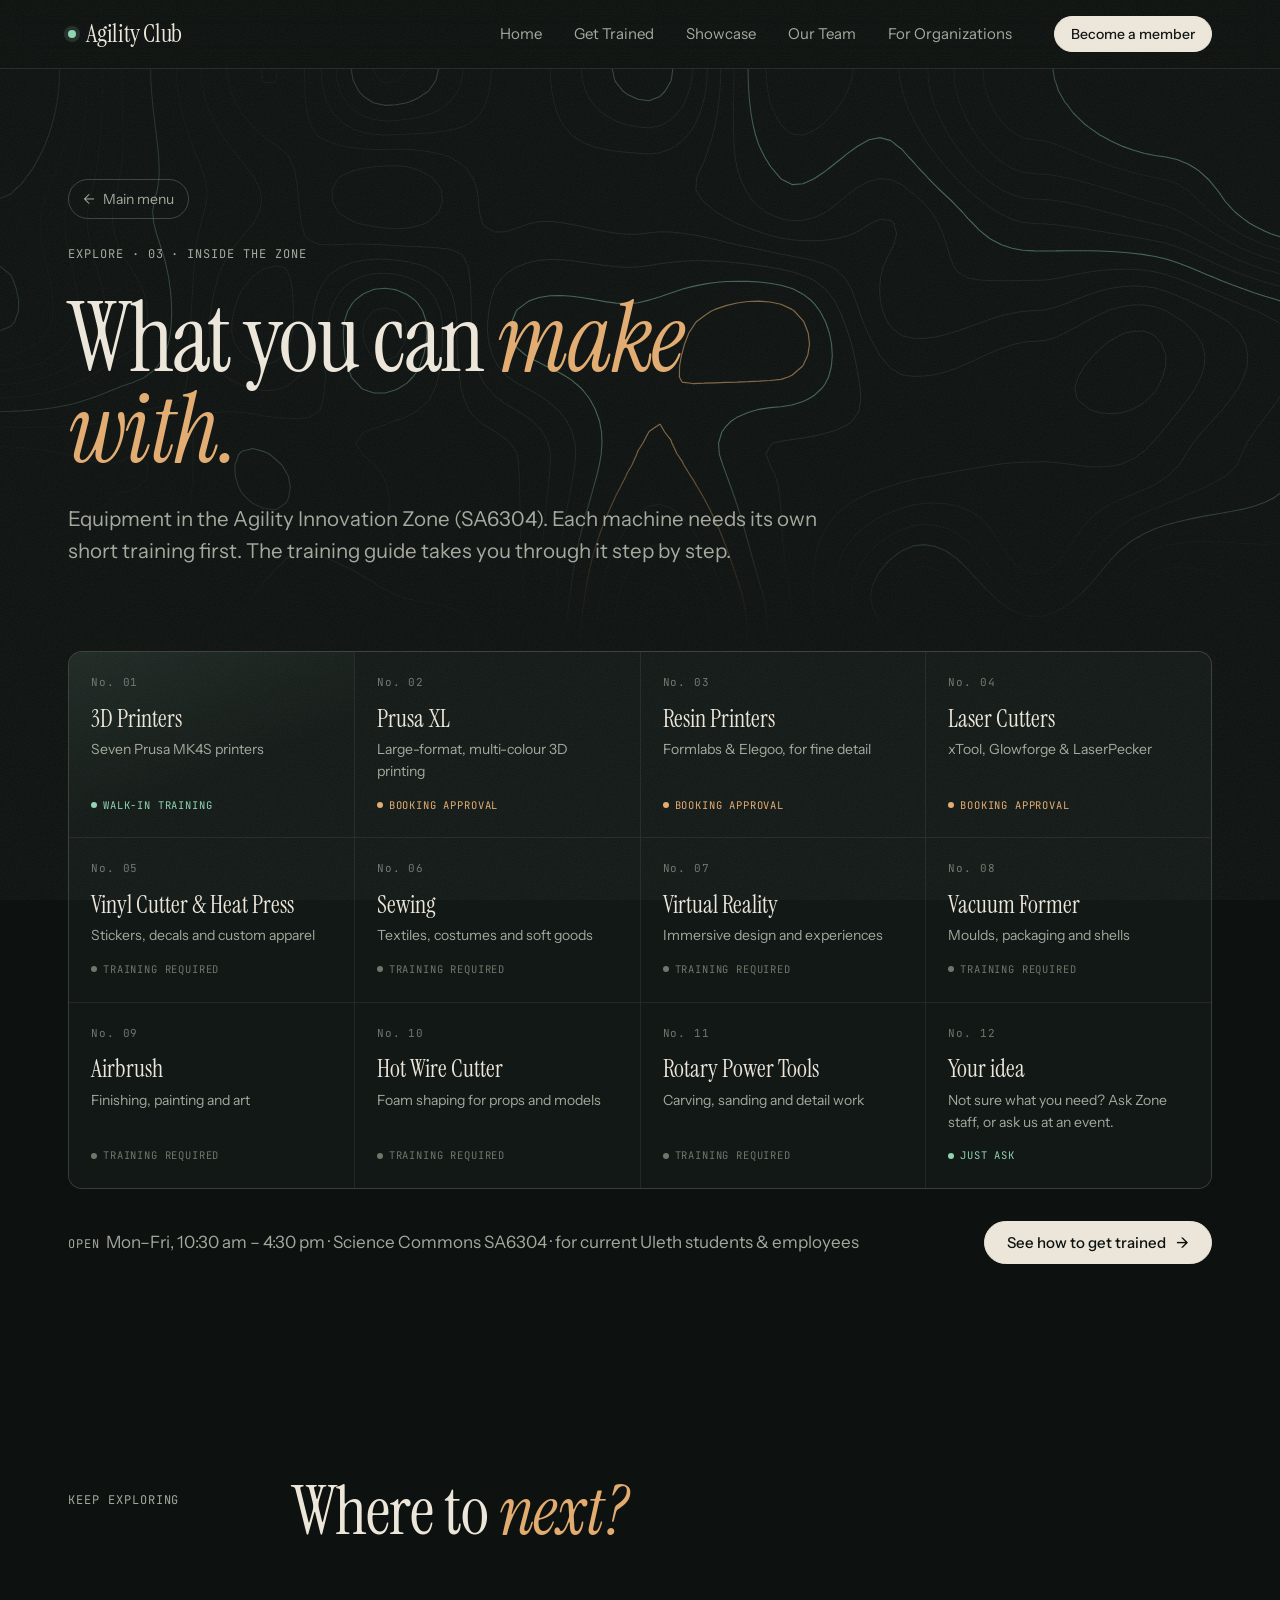
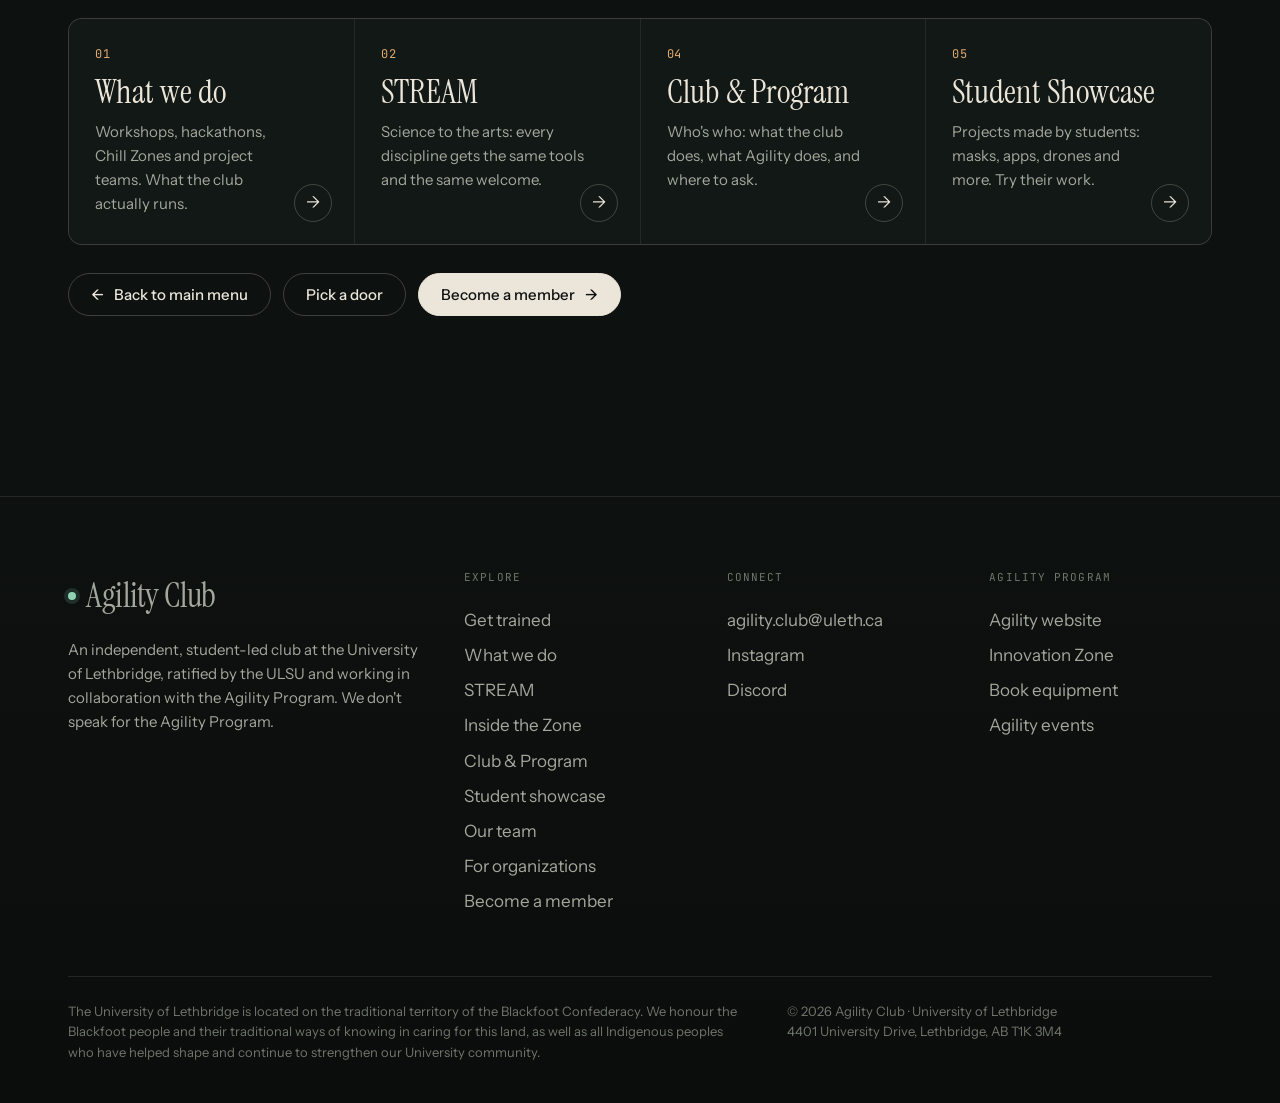
<file: the-zone.html>
<!doctype html>
<html lang="en">
<head>
  <meta charset="utf-8">
  <meta name="viewport" content="width=device-width, initial-scale=1">
  <title>Inside the Zone — Agility Club</title>
  <meta name="description" content="Equipment in the Agility Innovation Zone (SA6304): 3D printers, resin printers, laser cutters, VR, sewing and more.">
  <meta name="theme-color" content="#0d110f">
  <meta property="og:title" content="Agility Club — University of Lethbridge">
  <meta property="og:description" content="A student-led club for makers, artists, founders and the curious. In collaboration with the Agility Program.">
  <link rel="icon" href="data:image/svg+xml,<svg xmlns='http://www.w3.org/2000/svg' viewBox='0 0 32 32'><rect width='32' height='32' rx='8' fill='%230d110f'/><circle cx='16' cy='16' r='9' fill='none' stroke='%23e2ab6f' stroke-width='1.5'/><circle cx='16' cy='16' r='4' fill='%238fd3b2'/></svg>">
  <link rel="preconnect" href="https://fonts.googleapis.com">
  <link rel="preconnect" href="https://fonts.gstatic.com" crossorigin>
  <link href="https://fonts.googleapis.com/css2?family=Instrument+Sans:wght@400;500;600&family=Instrument+Serif:ital@0;1&family=JetBrains+Mono:wght@400;500&display=swap" rel="stylesheet">
  <link rel="stylesheet" href="assets/css/style.css">
</head>
<body>
  <a class="skip" href="#main">Skip to content</a>

  <header class="site-header">
    <div class="wrap">
      <a class="brand" href="index.html"><span class="brand-dot" aria-hidden="true"></span>Agility Club</a>
      <nav class="nav" id="nav" aria-label="Main">
        <a href="index.html">Home</a>
        <a href="training.html">Get Trained</a>
        <a href="showcase.html">Showcase</a>
        <a href="team.html">Our Team</a>
        <a href="collaborate.html">For Organizations</a>
        <a class="nav-join btn btn-primary" data-link="join" href="#">Become a member</a>
      </nav>
      <a class="btn btn-primary btn-small header-join" data-link="join" href="#">Become a member</a>
      <button class="nav-toggle" aria-expanded="false" aria-controls="nav">Menu</button>
    </div>
  </header>

  <main id="main">
    <section class="hero compact">
      <canvas class="topo" data-topo="1.1" data-seed="63" aria-hidden="true"></canvas>
      <div class="wrap">
        <a class="back-link" href="index.html#explore"><span aria-hidden="true">←</span> Main menu</a>
        <div class="hero-eyebrow"><span class="mono">Explore · 03 · Inside the Zone</span></div>
        <h1 class="display">What you can <em>make with.</em></h1>
        <p class="lead">Equipment in the Agility Innovation Zone (SA6304). Each machine needs its own short training first. The training guide takes you through it step by step.</p>
      </div>
    </section>

    <section class="section tight" aria-label="Equipment" style="padding-top:0">
      <div class="wrap">
        <div class="catalogue reveal">
          <div class="item featured"><span class="no">No. 01</span><h4>3D Printers</h4><p>Seven Prusa MK4S printers</p><span class="tag walkin">Walk-in training</span></div>
          <div class="item"><span class="no">No. 02</span><h4>Prusa XL</h4><p>Large-format, multi-colour 3D printing</p><span class="tag approve">Booking approval</span></div>
          <div class="item"><span class="no">No. 03</span><h4>Resin Printers</h4><p>Formlabs &amp; Elegoo, for fine detail</p><span class="tag approve">Booking approval</span></div>
          <div class="item"><span class="no">No. 04</span><h4>Laser Cutters</h4><p>xTool, Glowforge &amp; LaserPecker</p><span class="tag approve">Booking approval</span></div>
          <div class="item"><span class="no">No. 05</span><h4>Vinyl Cutter &amp; Heat Press</h4><p>Stickers, decals and custom apparel</p><span class="tag">Training required</span></div>
          <div class="item"><span class="no">No. 06</span><h4>Sewing</h4><p>Textiles, costumes and soft goods</p><span class="tag">Training required</span></div>
          <div class="item"><span class="no">No. 07</span><h4>Virtual Reality</h4><p>Immersive design and experiences</p><span class="tag">Training required</span></div>
          <div class="item"><span class="no">No. 08</span><h4>Vacuum Former</h4><p>Moulds, packaging and shells</p><span class="tag">Training required</span></div>
          <div class="item"><span class="no">No. 09</span><h4>Airbrush</h4><p>Finishing, painting and art</p><span class="tag">Training required</span></div>
          <div class="item"><span class="no">No. 10</span><h4>Hot Wire Cutter</h4><p>Foam shaping for props and models</p><span class="tag">Training required</span></div>
          <div class="item"><span class="no">No. 11</span><h4>Rotary Power Tools</h4><p>Carving, sanding and detail work</p><span class="tag">Training required</span></div>
          <div class="item"><span class="no">No. 12</span><h4>Your idea</h4><p>Not sure what you need? Ask Zone staff, or ask us at an event.</p><span class="tag walkin">Just ask</span></div>
        </div>

        <div class="zone-info reveal">
          <p><span class="mono">Open</span>&nbsp; Mon–Fri, 10:30 am – 4:30 pm · Science Commons SA6304 · for current Uleth students &amp; employees</p>
          <a class="btn btn-primary" href="training.html">See how to get trained <span class="arrow">→</span></a>
        </div>
      </div>

    </section>

    <section class="section tight keep-exploring" aria-labelledby="next-title">
      <div class="wrap">
        <div class="section-head reveal">
          <span class="mono">Keep exploring</span>
          <div><h2 class="h2" id="next-title">Where to <em>next?</em></h2></div>
        </div>
        <nav class="explore-grid reveal" aria-label="Explore the club"><a class="explore-card" href="what-we-do.html"><span class="mono">01</span><h3>What we do</h3><p>Workshops, hackathons, Chill Zones and project teams. What the club actually runs.</p><span class="go" aria-hidden="true">→</span></a><a class="explore-card" href="stream.html"><span class="mono">02</span><h3>STREAM</h3><p>Science to the arts: every discipline gets the same tools and the same welcome.</p><span class="go" aria-hidden="true">→</span></a><a class="explore-card" href="club-and-program.html"><span class="mono">04</span><h3>Club &amp; Program</h3><p>Who's who: what the club does, what Agility does, and where to ask.</p><span class="go" aria-hidden="true">→</span></a><a class="explore-card" href="showcase.html"><span class="mono">05</span><h3>Student Showcase</h3><p>Projects made by students: masks, apps, drones and more. Try their work.</p><span class="go" aria-hidden="true">→</span></a></nav>
        <div class="next-actions reveal">
          <a class="btn" href="index.html#explore"><span class="arrow">←</span> Back to main menu</a>
          <a class="btn" href="index.html#start">Pick a door</a>
          <a class="btn btn-primary" data-link="join" href="#">Become a member <span class="arrow">→</span></a>
        </div>
      </div>
    </section>
  </main>

  <footer class="site-footer">
    <div class="wrap">
      <div class="footer-grid">
        <div class="footer-brand">
          <a class="brand" href="index.html"><span class="brand-dot" aria-hidden="true"></span>Agility Club</a>
          <p>An independent, student-led club at the University of Lethbridge, ratified by the ULSU and working in collaboration with the Agility Program. We don't speak for the Agility Program.</p>
        </div>
        <div>
          <h4>Explore</h4>
          <ul>
            <li><a href="training.html">Get trained</a></li>
            <li><a href="what-we-do.html">What we do</a></li>
            <li><a href="stream.html">STREAM</a></li>
            <li><a href="the-zone.html">Inside the Zone</a></li>
            <li><a href="club-and-program.html">Club &amp; Program</a></li>
            <li><a href="showcase.html">Student showcase</a></li>
            <li><a href="team.html">Our team</a></li>
            <li><a href="collaborate.html">For organizations</a></li>
            <li><a data-link="join" href="#">Become a member</a></li>
          </ul>
        </div>
        <div>
          <h4>Connect</h4>
          <ul>
            <li><a data-link="clubEmail" href="mailto:agility.club@uleth.ca">agility.club@uleth.ca</a></li>
            <li><a data-link="instagram" href="https://www.instagram.com/ulethagilityclub/">Instagram</a></li>
            <li><a data-link="discord" href="#">Discord</a></li>
          </ul>
        </div>
        <div>
          <h4>Agility Program</h4>
          <ul>
            <li><a data-link="agility" href="https://www.ulethbridge.ca/agility">Agility website</a></li>
            <li><a data-link="innovationZone" href="https://www.ulethbridge.ca/agility/innovation-zone">Innovation Zone</a></li>
            <li><a data-link="booking" href="https://www.ulethbridge.ca/agility/innovation-zone">Book equipment</a></li>
            <li><a data-link="workshops" href="https://www.ulethbridge.ca/agility/workshops-and-events">Agility events</a></li>
          </ul>
        </div>
      </div>
      <div class="footer-bottom">
        <p>The University of Lethbridge is located on the traditional territory of the Blackfoot Confederacy. We honour the Blackfoot people and their traditional ways of knowing in caring for this land, as well as all Indigenous peoples who have helped shape and continue to strengthen our University community.</p>
        <p>© <span data-year>2026</span> Agility Club · University of Lethbridge<br>4401 University Drive, Lethbridge, AB T1K 3M4</p>
      </div>
    </div>
  </footer>

  <script src="assets/js/config.js"></script>
  <script src="assets/js/main.js"></script>
</body>
</html>
</file>
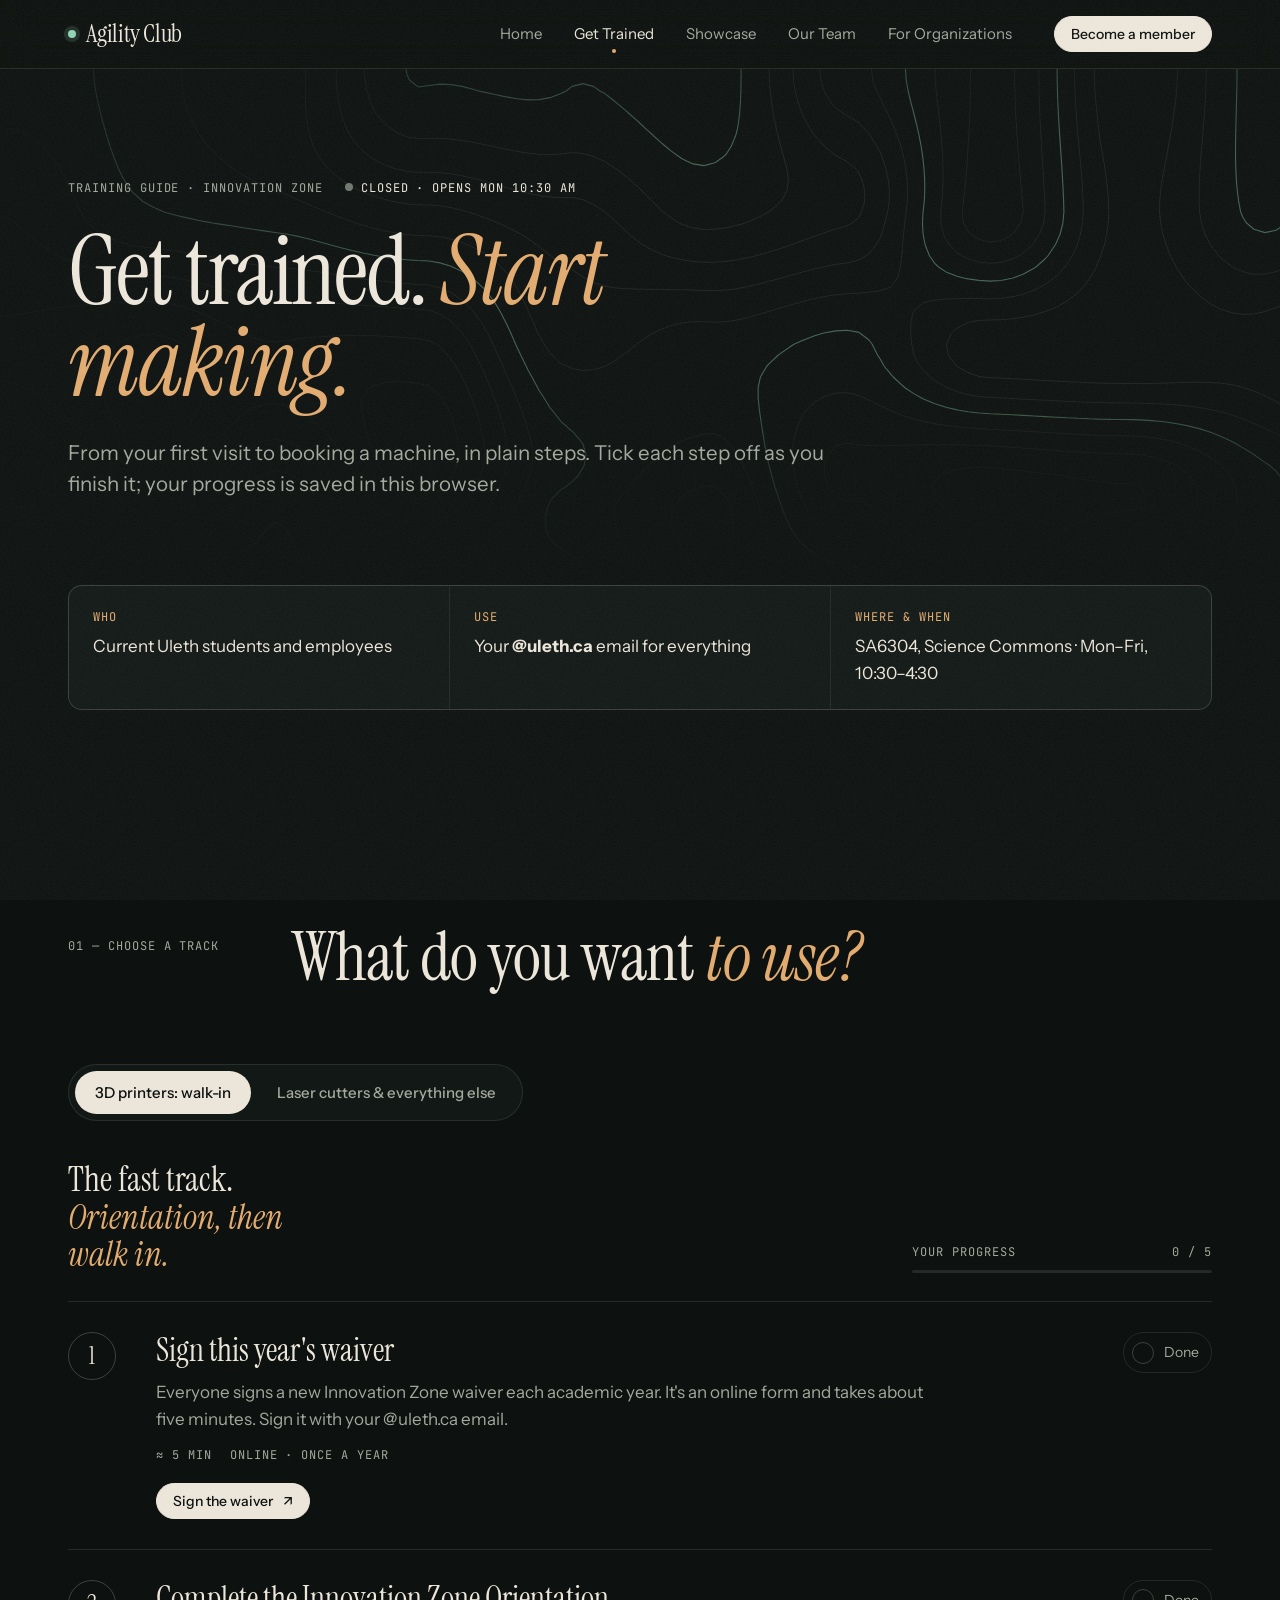
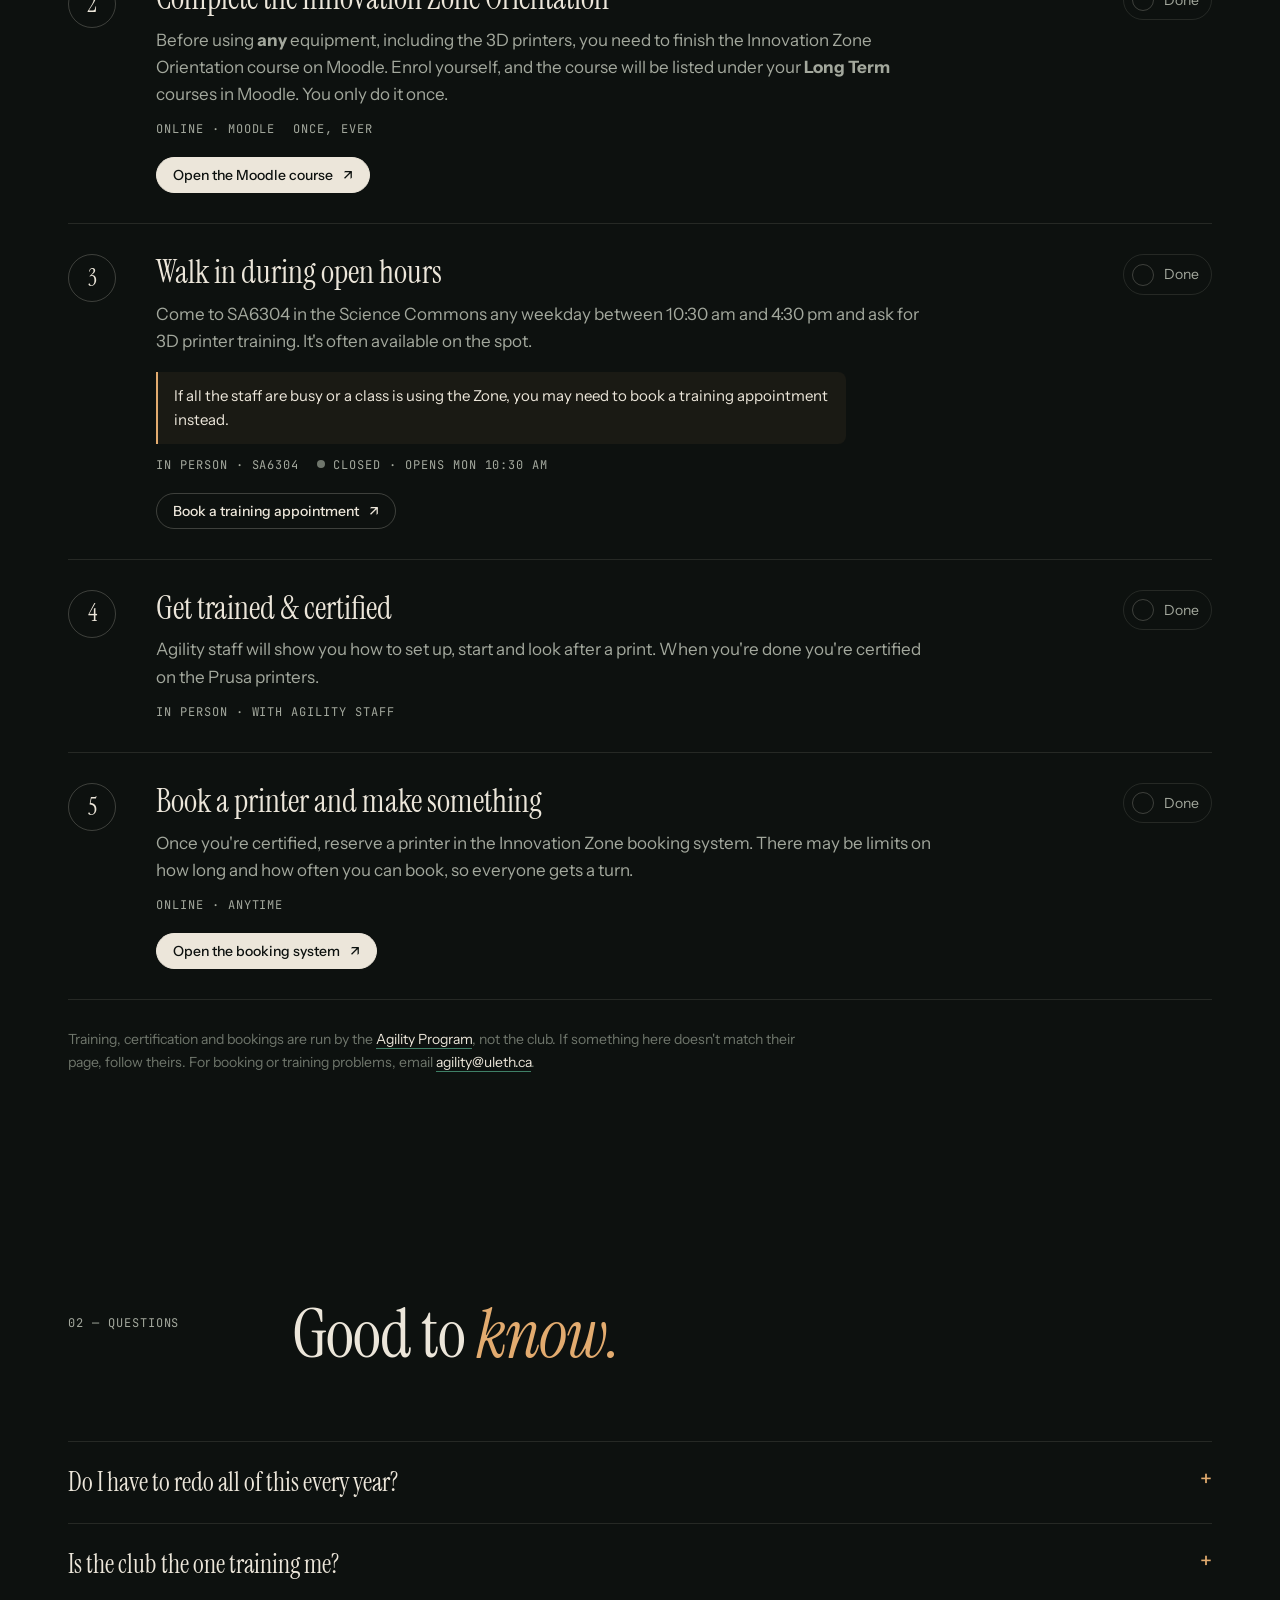
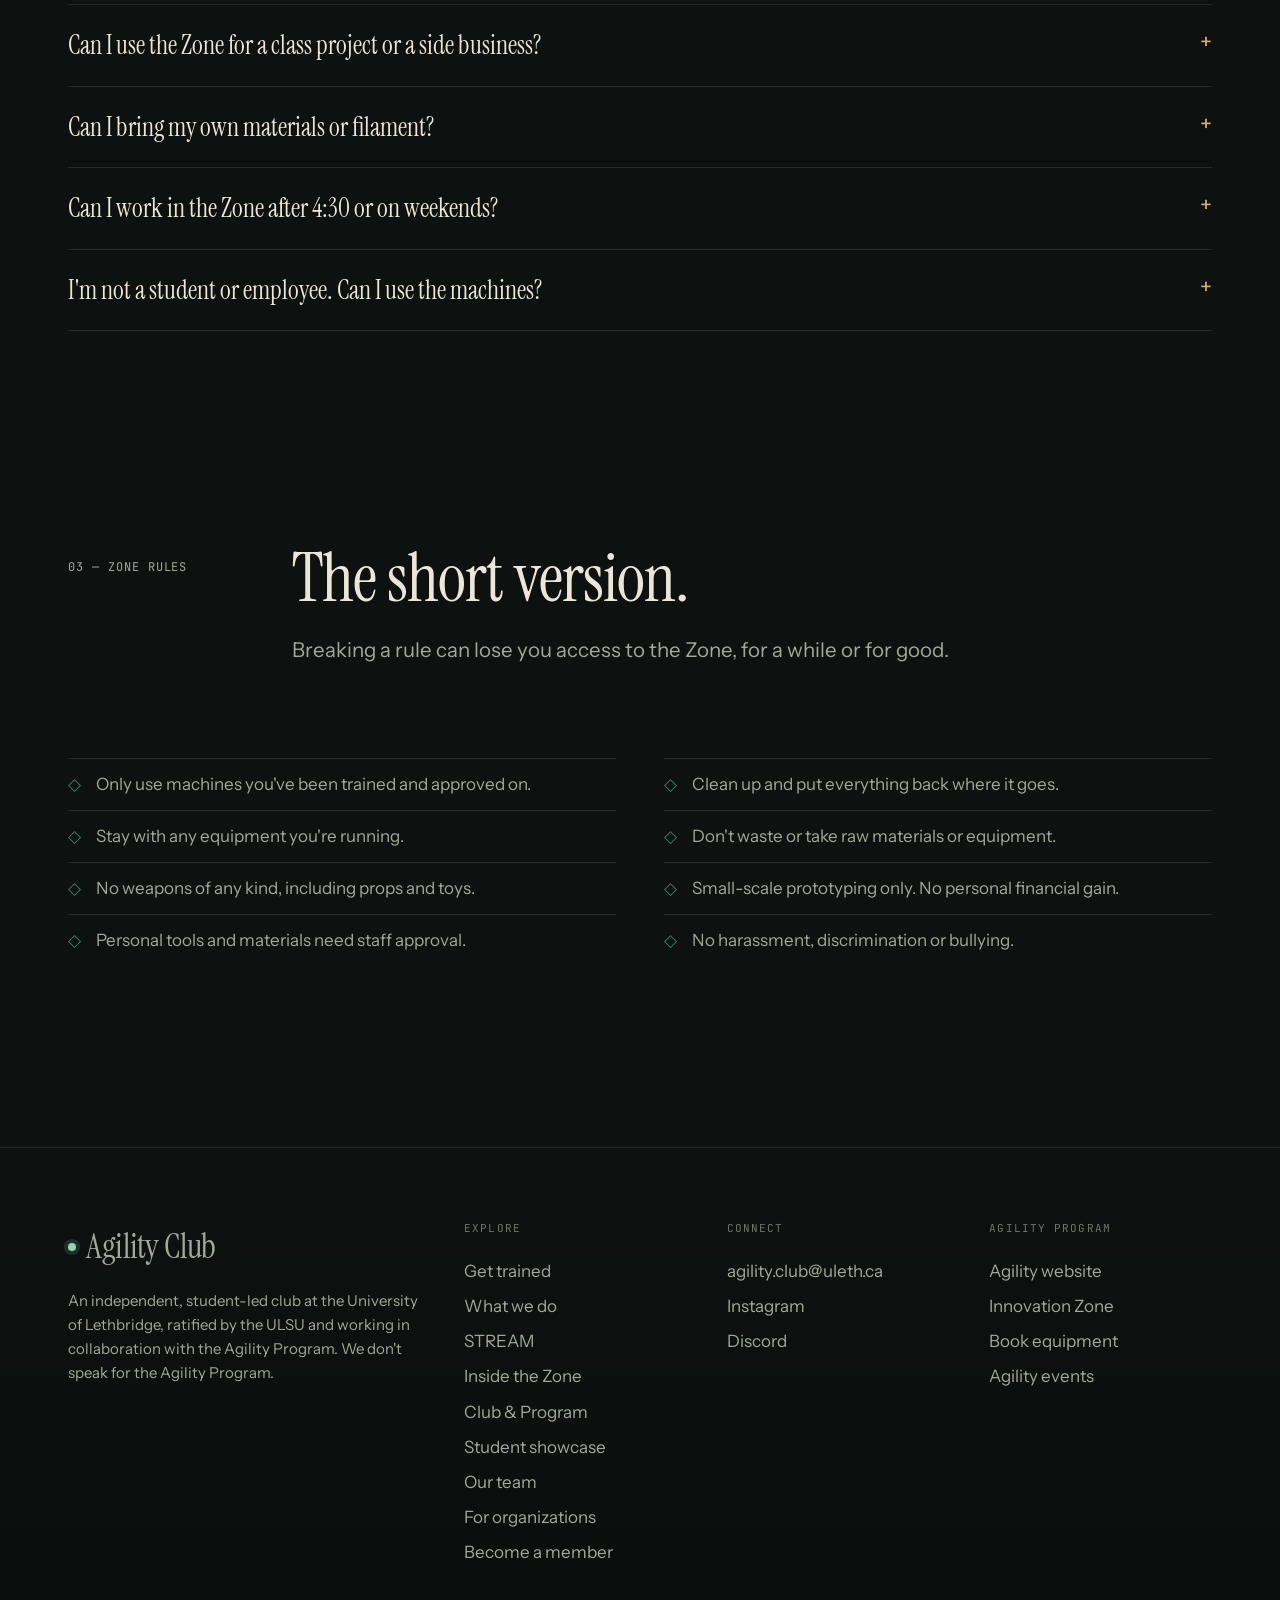
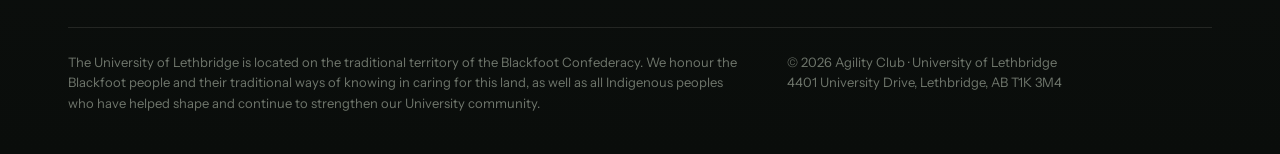
<file: training.html>
<!doctype html>
<html lang="en">
<head>
  <meta charset="utf-8">
  <meta name="viewport" content="width=device-width, initial-scale=1">
  <title>Get Trained — Agility Club</title>
  <meta name="description" content="Step-by-step guide to getting trained in the Agility Innovation Zone: waiver, Moodle, in-person training and equipment booking. 3D printers are walk-in.">
  <meta name="theme-color" content="#0d110f">
  <meta property="og:title" content="Agility Club — University of Lethbridge">
  <meta property="og:description" content="A student-led club for makers, artists, founders and the curious. In collaboration with the Agility Program.">
  <link rel="icon" href="data:image/svg+xml,<svg xmlns='http://www.w3.org/2000/svg' viewBox='0 0 32 32'><rect width='32' height='32' rx='8' fill='%230d110f'/><circle cx='16' cy='16' r='9' fill='none' stroke='%23e2ab6f' stroke-width='1.5'/><circle cx='16' cy='16' r='4' fill='%238fd3b2'/></svg>">
  <link rel="preconnect" href="https://fonts.googleapis.com">
  <link rel="preconnect" href="https://fonts.gstatic.com" crossorigin>
  <link href="https://fonts.googleapis.com/css2?family=Instrument+Sans:wght@400;500;600&family=Instrument+Serif:ital@0;1&family=JetBrains+Mono:wght@400;500&display=swap" rel="stylesheet">
  <link rel="stylesheet" href="assets/css/style.css">
</head>
<body>
  <a class="skip" href="#main">Skip to content</a>

  <header class="site-header">
    <div class="wrap">
      <a class="brand" href="index.html"><span class="brand-dot" aria-hidden="true"></span>Agility Club</a>
      <nav class="nav" id="nav" aria-label="Main">
        <a href="index.html">Home</a>
        <a href="training.html" aria-current="page">Get Trained</a>
        <a href="showcase.html">Showcase</a>
        <a href="team.html">Our Team</a>
        <a href="collaborate.html">For Organizations</a>
        <a class="nav-join btn btn-primary" data-link="join" href="#">Become a member</a>
      </nav>
      <a class="btn btn-primary btn-small header-join" data-link="join" href="#">Become a member</a>
      <button class="nav-toggle" aria-expanded="false" aria-controls="nav">Menu</button>
    </div>
  </header>

    <main id="main">
    <section class="hero compact">
      <canvas class="topo" data-topo="1.2" data-seed="12" aria-hidden="true"></canvas>
      <div class="wrap">
        <div class="hero-eyebrow">
          <span class="mono">Training guide · Innovation Zone</span>
          <span class="mono" data-zone-status style="color:var(--text)">Mon–Fri 10:30–4:30</span>
        </div>
        <h1 class="display">Get trained. <em>Start making.</em></h1>
        <p class="lead">From your first visit to booking a machine, in plain steps. Tick each step off as you finish it; your progress is saved in this browser.</p>
      </div>
    </section>

    <section class="section tight" aria-label="Before you start" style="padding-top:0">
      <div class="wrap">
        <div class="prereqs reveal">
          <div><span class="mono">Who</span><p>Current Uleth students and employees</p></div>
          <div><span class="mono">Use</span><p>Your <strong>@uleth.ca</strong> email for everything</p></div>
          <div><span class="mono">Where &amp; when</span><p>SA6304, Science Commons · Mon–Fri, 10:30–4:30</p></div>
        </div>
      </div>
    </section>

    <section class="section tight" aria-labelledby="choose-title">
      <div class="wrap">
        <div class="section-head reveal">
          <span class="mono">01 — Choose a track</span>
          <div><h2 class="h2" id="choose-title">What do you want <em>to use?</em></h2></div>
        </div>

        <div class="tracks" role="tablist" aria-label="Training tracks">
          <button role="tab" id="tab-3d" aria-controls="panel-3d" aria-selected="true" data-hash="3d-printers">3D printers: walk-in</button>
          <button role="tab" id="tab-all" aria-controls="panel-all" aria-selected="false" data-hash="other-equipment" tabindex="-1">Laser cutters &amp; everything else</button>
        </div>

        <!-- 3D PRINTER TRACK -->
        <div class="track-panel" id="panel-3d" role="tabpanel" aria-labelledby="tab-3d">
          <div class="track-intro">
            <h2 class="h3">The fast track. <em>Orientation, then walk in.</em></h2>
            <div class="progress" aria-live="polite">
              <div class="mono"><span>Your progress</span><span data-progress-text>0 / 5</span></div>
              <div class="progress-bar"><i></i></div>
            </div>
          </div>

          <ol class="steps">
            <li class="step">
              <span class="step-num" aria-hidden="true">1</span>
              <div>
                <h3>Sign this year's waiver</h3>
                <p>Everyone signs a new Innovation Zone waiver each academic year. It's an online form and takes about five minutes. Sign it with your @uleth.ca email.</p>
                <div class="meta"><span class="mono">≈ 5 min</span><span class="mono">Online · once a year</span></div>
                <div class="step-actions"><a class="btn btn-primary btn-small" data-link="waiver" href="https://www.ulethbridge.ca/agility/innovation-zone">Sign the waiver <span class="arrow">↗</span></a></div>
              </div>
              <label class="check"><input type="checkbox" id="t3dv2-1"><span class="box"><svg viewBox="0 0 12 12" fill="none" stroke="#0d110f" stroke-width="2"><path d="M2 6.5 5 9l5-6"/></svg></span>Done</label>
            </li>
            <li class="step">
              <span class="step-num" aria-hidden="true">2</span>
              <div>
                <h3>Complete the Innovation Zone Orientation</h3>
                <p>Before using <strong>any</strong> equipment, including the 3D printers, you need to finish the Innovation Zone Orientation course on Moodle. Enrol yourself, and the course will be listed under your <strong>Long Term</strong> courses in Moodle. You only do it once.</p>
                <div class="meta"><span class="mono">Online · Moodle</span><span class="mono">Once, ever</span></div>
                <div class="step-actions"><a class="btn btn-primary btn-small" data-link="moodle" href="https://www.ulethbridge.ca/agility/innovation-zone">Open the Moodle course <span class="arrow">↗</span></a></div>
              </div>
              <label class="check"><input type="checkbox" id="t3dv2-2"><span class="box"><svg viewBox="0 0 12 12" fill="none" stroke="#0d110f" stroke-width="2"><path d="M2 6.5 5 9l5-6"/></svg></span>Done</label>
            </li>
            <li class="step">
              <span class="step-num" aria-hidden="true">3</span>
              <div>
                <h3>Walk in during open hours</h3>
                <p>Come to SA6304 in the Science Commons any weekday between 10:30 am and 4:30 pm and ask for 3D printer training. It's often available on the spot.</p>
                <div class="note">If all the staff are busy or a class is using the Zone, you may need to book a training appointment instead.</div>
                <div class="meta"><span class="mono">In person · SA6304</span><span class="mono" data-zone-status>Mon–Fri 10:30–4:30</span></div>
                <div class="step-actions"><a class="btn btn-small" data-link="inPersonTraining" href="https://www.ulethbridge.ca/agility/innovation-zone">Book a training appointment <span class="arrow">↗</span></a></div>
              </div>
              <label class="check"><input type="checkbox" id="t3dv2-3"><span class="box"><svg viewBox="0 0 12 12" fill="none" stroke="#0d110f" stroke-width="2"><path d="M2 6.5 5 9l5-6"/></svg></span>Done</label>
            </li>
            <li class="step">
              <span class="step-num" aria-hidden="true">4</span>
              <div>
                <h3>Get trained &amp; certified</h3>
                <p>Agility staff will show you how to set up, start and look after a print. When you're done you're certified on the Prusa printers.</p>
                <div class="meta"><span class="mono">In person · with Agility staff</span></div>
              </div>
              <label class="check"><input type="checkbox" id="t3dv2-4"><span class="box"><svg viewBox="0 0 12 12" fill="none" stroke="#0d110f" stroke-width="2"><path d="M2 6.5 5 9l5-6"/></svg></span>Done</label>
            </li>
            <li class="step">
              <span class="step-num" aria-hidden="true">5</span>
              <div>
                <h3>Book a printer and make something</h3>
                <p>Once you're certified, reserve a printer in the Innovation Zone booking system. There may be limits on how long and how often you can book, so everyone gets a turn.</p>
                <div class="meta"><span class="mono">Online · anytime</span></div>
                <div class="step-actions"><a class="btn btn-primary btn-small" data-link="booking" href="https://www.ulethbridge.ca/agility/innovation-zone">Open the booking system <span class="arrow">↗</span></a></div>
              </div>
              <label class="check"><input type="checkbox" id="t3dv2-5"><span class="box"><svg viewBox="0 0 12 12" fill="none" stroke="#0d110f" stroke-width="2"><path d="M2 6.5 5 9l5-6"/></svg></span>Done</label>
            </li>
          </ol>

          <div class="finish" hidden>
            <p><span class="accent" style="font-size:24px">You're certified.</span>&nbsp; Want to meet other makers? Come to a club event.</p>
            <div style="display:flex;gap:10px;flex-wrap:wrap"><a class="btn btn-ochre btn-small" data-link="join" href="#">Join the club</a><button class="btn btn-small" data-reset>Reset</button></div>
          </div>
        </div>

        <!-- GENERAL EQUIPMENT TRACK -->
        <div class="track-panel" id="panel-all" role="tabpanel" aria-labelledby="tab-all" hidden>
          <div class="track-intro">
            <h2 class="h3">Laser cutters, resin printers, <em>&amp; the rest.</em></h2>
            <div class="progress" aria-live="polite">
              <div class="mono"><span>Your progress</span><span data-progress-text>0 / 5</span></div>
              <div class="progress-bar"><i></i></div>
            </div>
          </div>

          <ol class="steps">
            <li class="step">
              <span class="step-num" aria-hidden="true">1</span>
              <div>
                <h3>Sign this year's waiver</h3>
                <p>A new Innovation Zone waiver is needed every academic year. Sign it with your @uleth.ca email. If you already signed it this year for 3D printing, skip this step.</p>
                <div class="meta"><span class="mono">≈ 5 min</span><span class="mono">Online · once a year</span></div>
                <div class="step-actions"><a class="btn btn-primary btn-small" data-link="waiver" href="https://www.ulethbridge.ca/agility/innovation-zone">Sign the waiver <span class="arrow">↗</span></a></div>
              </div>
              <label class="check"><input type="checkbox" id="tall-1"><span class="box"><svg viewBox="0 0 12 12" fill="none" stroke="#0d110f" stroke-width="2"><path d="M2 6.5 5 9l5-6"/></svg></span>Done</label>
            </li>
            <li class="step">
              <span class="step-num" aria-hidden="true">2</span>
              <div>
                <h3>Join the Innovation Zone Moodle course &amp; finish the orientation</h3>
                <p>Enrol yourself in the Innovation Zone course on Moodle and complete the orientation. After you enrol, the course is listed under your <strong>Long Term</strong> courses in Moodle. If you already did it for 3D printing, skip this step.</p>
                <div class="meta"><span class="mono">Online · Moodle</span><span class="mono">Once, ever</span></div>
                <div class="step-actions"><a class="btn btn-primary btn-small" data-link="moodle" href="https://www.ulethbridge.ca/agility/innovation-zone">Open the Moodle course <span class="arrow">↗</span></a></div>
              </div>
              <label class="check"><input type="checkbox" id="tall-2"><span class="box"><svg viewBox="0 0 12 12" fill="none" stroke="#0d110f" stroke-width="2"><path d="M2 6.5 5 9l5-6"/></svg></span>Done</label>
            </li>
            <li class="step">
              <span class="step-num" aria-hidden="true">3</span>
              <div>
                <h3>Complete the training module for your machine</h3>
                <p>In the same Moodle course, choose the equipment you want, such as the laser cutter or sewing machine. Finish its module and read and acknowledge its Lab Hazard Assessment. You only do each module once.</p>
                <div class="meta"><span class="mono">Online · Moodle</span><span class="mono">Once per machine</span></div>
              </div>
              <label class="check"><input type="checkbox" id="tall-3"><span class="box"><svg viewBox="0 0 12 12" fill="none" stroke="#0d110f" stroke-width="2"><path d="M2 6.5 5 9l5-6"/></svg></span>Done</label>
            </li>
            <li class="step">
              <span class="step-num" aria-hidden="true">4</span>
              <div>
                <h3>Request your in-person training</h3>
                <p>Fill in the short request form and Agility staff will schedule a hands-on session with you. You can't book a machine until this session is done.</p>
                <div class="meta"><span class="mono">Online form → in person</span></div>
                <div class="step-actions"><a class="btn btn-primary btn-small" data-link="inPersonTraining" href="https://www.ulethbridge.ca/agility/innovation-zone">Request in-person training <span class="arrow">↗</span></a></div>
              </div>
              <label class="check"><input type="checkbox" id="tall-4"><span class="box"><svg viewBox="0 0 12 12" fill="none" stroke="#0d110f" stroke-width="2"><path d="M2 6.5 5 9l5-6"/></svg></span>Done</label>
            </li>
            <li class="step">
              <span class="step-num" aria-hidden="true">5</span>
              <div>
                <h3>Book the equipment</h3>
                <p>Once you're trained, reserve your machine in the booking system.</p>
                <div class="note">Laser cutters (xTool, Glowforge, LaserPecker), resin printers and the Prusa XL need staff to approve each booking, so book ahead.</div>
                <div class="step-actions"><a class="btn btn-primary btn-small" data-link="booking" href="https://www.ulethbridge.ca/agility/innovation-zone">Open the booking system <span class="arrow">↗</span></a></div>
              </div>
              <label class="check"><input type="checkbox" id="tall-5"><span class="box"><svg viewBox="0 0 12 12" fill="none" stroke="#0d110f" stroke-width="2"><path d="M2 6.5 5 9l5-6"/></svg></span>Done</label>
            </li>
          </ol>

          <div class="finish" hidden>
            <p><span class="accent" style="font-size:24px">You're cleared to build.</span>&nbsp; Bring your project to a club event.</p>
            <div style="display:flex;gap:10px;flex-wrap:wrap"><a class="btn btn-ochre btn-small" data-link="join" href="#">Join the club</a><button class="btn btn-small" data-reset>Reset</button></div>
          </div>
        </div>

        <p class="fine" style="margin-top:28px">Training, certification and bookings are run by the <a class="text-link" data-link="innovationZone" href="https://www.ulethbridge.ca/agility/innovation-zone">Agility Program</a>, not the club. If something here doesn't match their page, follow theirs. For booking or training problems, email <a class="text-link" href="mailto:agility@uleth.ca">agility@uleth.ca</a>.</p>
      </div>
    </section>

    <section class="section tight" aria-labelledby="faq-title">
      <div class="wrap">
        <div class="section-head reveal">
          <span class="mono">02 — Questions</span>
          <div><h2 class="h2" id="faq-title">Good to <em>know.</em></h2></div>
        </div>
        <div class="faq reveal">
          <details>
            <summary>Do I have to redo all of this every year?</summary>
            <div class="answer">No. Only the waiver is yearly. The Moodle orientation and each equipment module are done once, and in-person training is done once per type of machine.</div>
          </details>
          <details>
            <summary>Is the club the one training me?</summary>
            <div class="answer">No. Agility staff do all training and certification. The club runs events and can help you get started, but it can't sign you off on equipment.</div>
          </details>
          <details>
            <summary>Can I use the Zone for a class project or a side business?</summary>
            <div class="answer">Class work and personal projects are fine, and so is small-scale prototyping. The Zone can't be used for personal financial gain or high-volume production.</div>
          </details>
          <details>
            <summary>Can I bring my own materials or filament?</summary>
            <div class="answer">Sometimes. Personal materials have to be approved by Innovation Zone staff first, so ask before you bring them in.</div>
          </details>
          <details>
            <summary>Can I work in the Zone after 4:30 or on weekends?</summary>
            <div class="answer">Only with an Extended Hours Access card. Ask the Innovation Zone Coordinator about it.</div>
          </details>
          <details>
            <summary>I'm not a student or employee. Can I use the machines?</summary>
            <div class="answer">The Innovation Zone is only open to current Uleth students and employees. Community members are welcome to join the club and come to our events.</div>
          </details>
        </div>
      </div>
    </section>

    <section class="section tight" aria-labelledby="rules-title">
      <div class="wrap">
        <div class="section-head reveal">
          <span class="mono">03 — Zone rules</span>
          <div>
            <h2 class="h2" id="rules-title">The short version.</h2>
            <p class="lead">Breaking a rule can lose you access to the Zone, for a while or for good.</p>
          </div>
        </div>
        <ul class="rules reveal">
          <li>Only use machines you've been trained and approved on.</li>
          <li>Stay with any equipment you're running.</li>
          <li>No weapons of any kind, including props and toys.</li>
          <li>Personal tools and materials need staff approval.</li>
          <li>Clean up and put everything back where it goes.</li>
          <li>Don't waste or take raw materials or equipment.</li>
          <li>Small-scale prototyping only. No personal financial gain.</li>
          <li>No harassment, discrimination or bullying.</li>
        </ul>
      </div>
    </section>
  </main>
</main>

  <footer class="site-footer">
    <div class="wrap">
      <div class="footer-grid">
        <div class="footer-brand">
          <a class="brand" href="index.html"><span class="brand-dot" aria-hidden="true"></span>Agility Club</a>
          <p>An independent, student-led club at the University of Lethbridge, ratified by the ULSU and working in collaboration with the Agility Program. We don't speak for the Agility Program.</p>
        </div>
        <div>
          <h4>Explore</h4>
          <ul>
            <li><a href="training.html">Get trained</a></li>
            <li><a href="what-we-do.html">What we do</a></li>
            <li><a href="stream.html">STREAM</a></li>
            <li><a href="the-zone.html">Inside the Zone</a></li>
            <li><a href="club-and-program.html">Club &amp; Program</a></li>
            <li><a href="showcase.html">Student showcase</a></li>
            <li><a href="team.html">Our team</a></li>
            <li><a href="collaborate.html">For organizations</a></li>
            <li><a data-link="join" href="#">Become a member</a></li>
          </ul>
        </div>
        <div>
          <h4>Connect</h4>
          <ul>
            <li><a data-link="clubEmail" href="mailto:agility.club@uleth.ca">agility.club@uleth.ca</a></li>
            <li><a data-link="instagram" href="https://www.instagram.com/ulethagilityclub/">Instagram</a></li>
            <li><a data-link="discord" href="#">Discord</a></li>
          </ul>
        </div>
        <div>
          <h4>Agility Program</h4>
          <ul>
            <li><a data-link="agility" href="https://www.ulethbridge.ca/agility">Agility website</a></li>
            <li><a data-link="innovationZone" href="https://www.ulethbridge.ca/agility/innovation-zone">Innovation Zone</a></li>
            <li><a data-link="booking" href="https://www.ulethbridge.ca/agility/innovation-zone">Book equipment</a></li>
            <li><a data-link="workshops" href="https://www.ulethbridge.ca/agility/workshops-and-events">Agility events</a></li>
          </ul>
        </div>
      </div>
      <div class="footer-bottom">
        <p>The University of Lethbridge is located on the traditional territory of the Blackfoot Confederacy. We honour the Blackfoot people and their traditional ways of knowing in caring for this land, as well as all Indigenous peoples who have helped shape and continue to strengthen our University community.</p>
        <p>© <span data-year>2026</span> Agility Club · University of Lethbridge<br>4401 University Drive, Lethbridge, AB T1K 3M4</p>
      </div>
    </div>
  </footer>

  <script src="assets/js/config.js"></script>
  <script src="assets/js/main.js"></script>
</body>
</html>
</file>
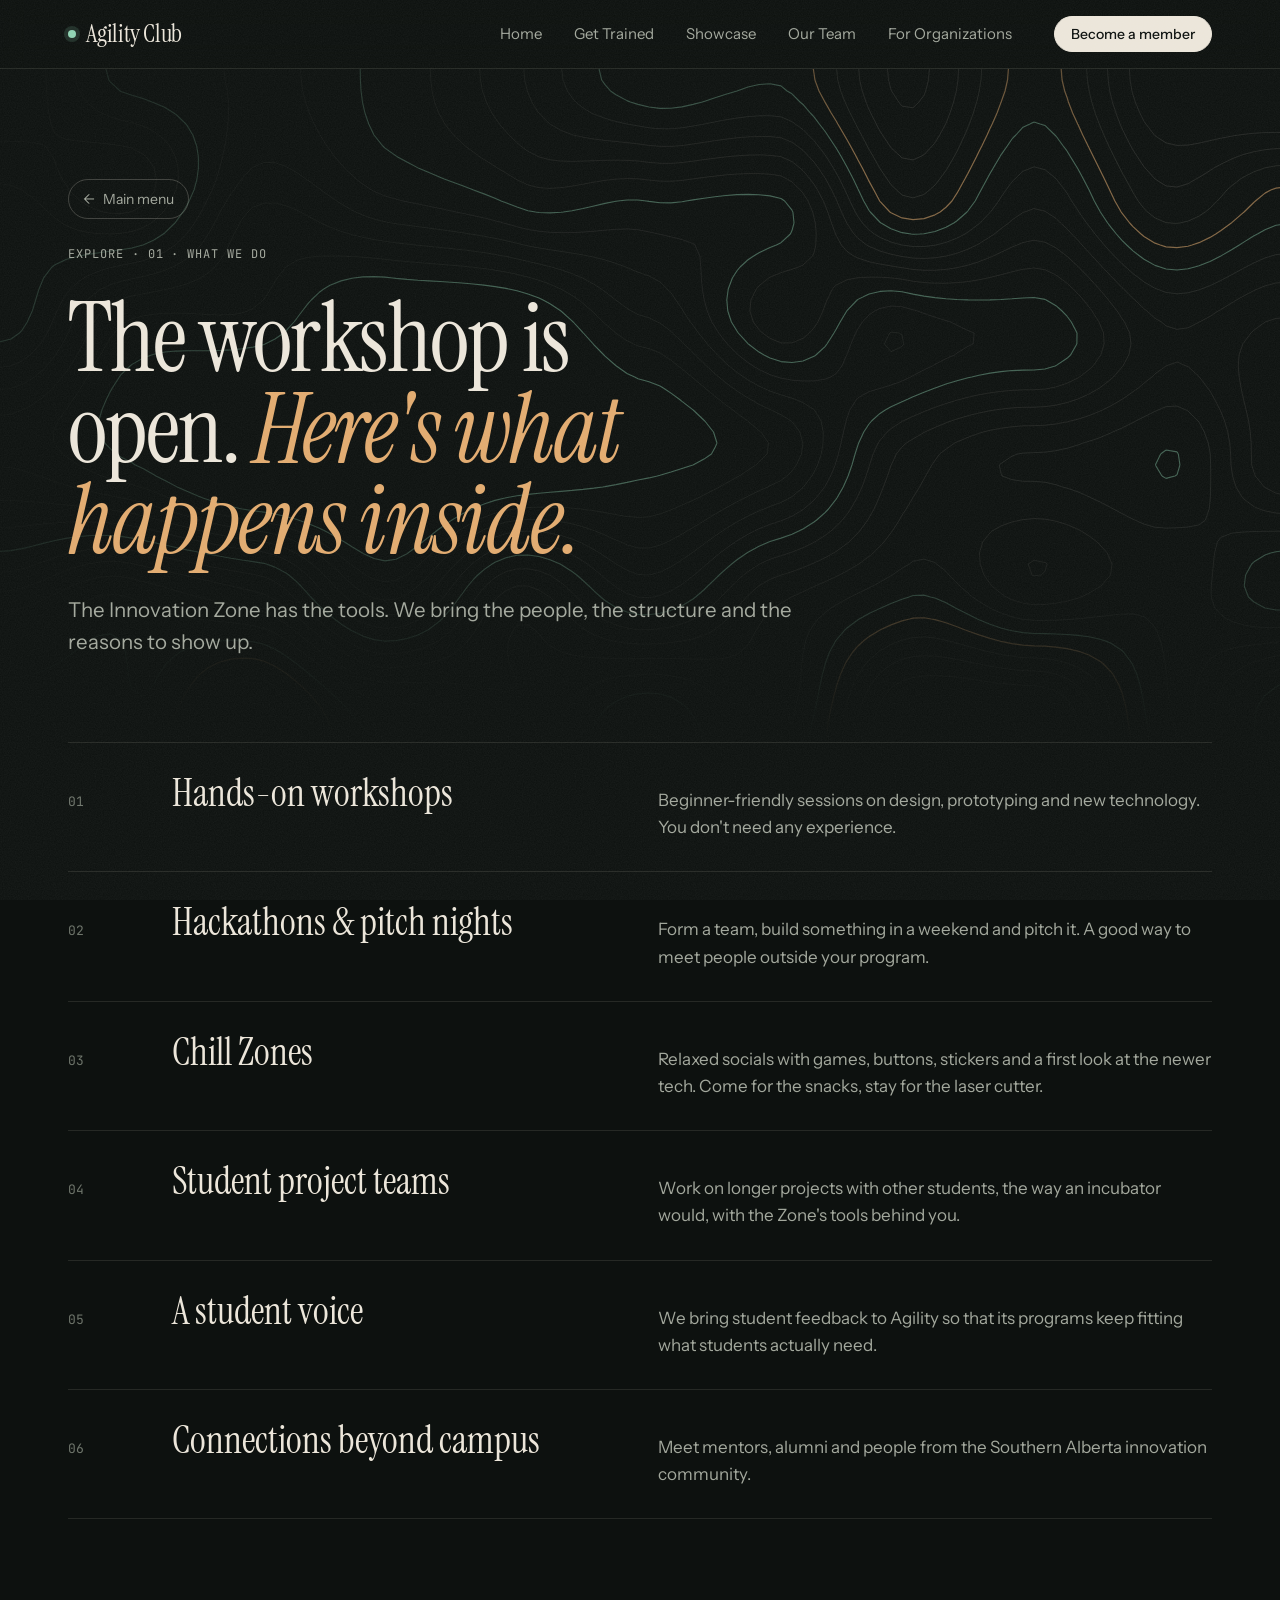
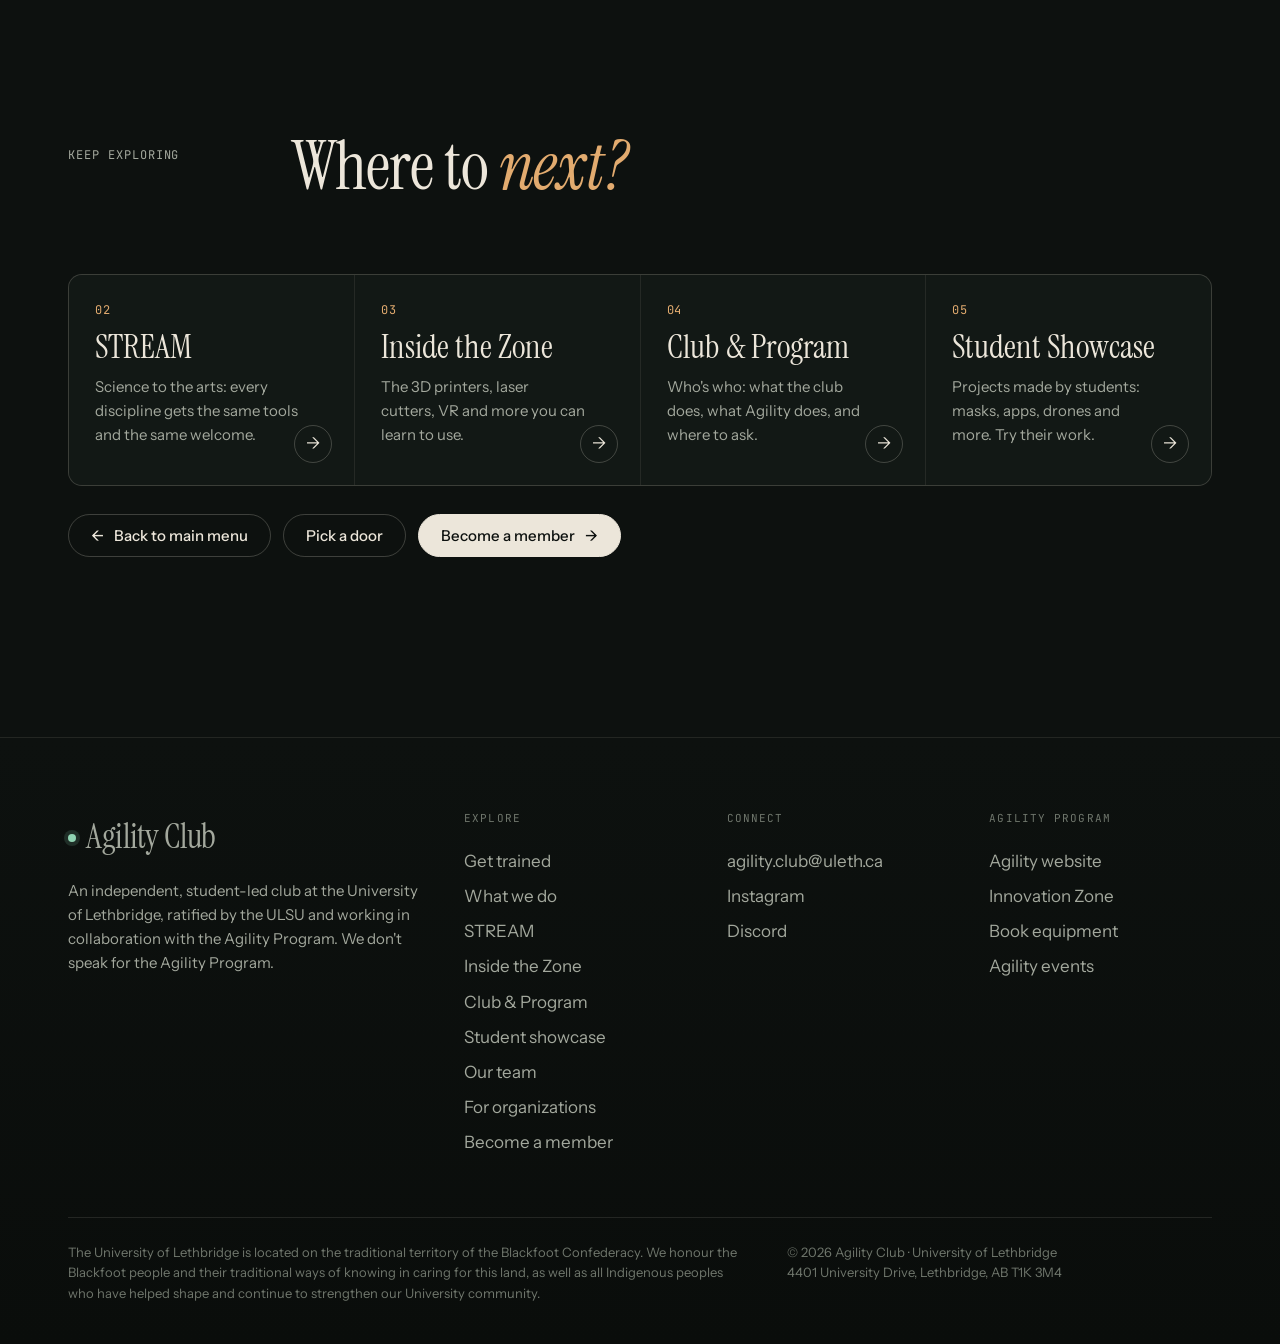
<file: what-we-do.html>
<!doctype html>
<html lang="en">
<head>
  <meta charset="utf-8">
  <meta name="viewport" content="width=device-width, initial-scale=1">
  <title>What we do — Agility Club</title>
  <meta name="description" content="What the Agility Club runs: workshops, hackathons, pitch nights, Chill Zones, project teams and connections beyond campus.">
  <meta name="theme-color" content="#0d110f">
  <meta property="og:title" content="Agility Club — University of Lethbridge">
  <meta property="og:description" content="A student-led club for makers, artists, founders and the curious. In collaboration with the Agility Program.">
  <link rel="icon" href="data:image/svg+xml,<svg xmlns='http://www.w3.org/2000/svg' viewBox='0 0 32 32'><rect width='32' height='32' rx='8' fill='%230d110f'/><circle cx='16' cy='16' r='9' fill='none' stroke='%23e2ab6f' stroke-width='1.5'/><circle cx='16' cy='16' r='4' fill='%238fd3b2'/></svg>">
  <link rel="preconnect" href="https://fonts.googleapis.com">
  <link rel="preconnect" href="https://fonts.gstatic.com" crossorigin>
  <link href="https://fonts.googleapis.com/css2?family=Instrument+Sans:wght@400;500;600&family=Instrument+Serif:ital@0;1&family=JetBrains+Mono:wght@400;500&display=swap" rel="stylesheet">
  <link rel="stylesheet" href="assets/css/style.css">
</head>
<body>
  <a class="skip" href="#main">Skip to content</a>

  <header class="site-header">
    <div class="wrap">
      <a class="brand" href="index.html"><span class="brand-dot" aria-hidden="true"></span>Agility Club</a>
      <nav class="nav" id="nav" aria-label="Main">
        <a href="index.html">Home</a>
        <a href="training.html">Get Trained</a>
        <a href="showcase.html">Showcase</a>
        <a href="team.html">Our Team</a>
        <a href="collaborate.html">For Organizations</a>
        <a class="nav-join btn btn-primary" data-link="join" href="#">Become a member</a>
      </nav>
      <a class="btn btn-primary btn-small header-join" data-link="join" href="#">Become a member</a>
      <button class="nav-toggle" aria-expanded="false" aria-controls="nav">Menu</button>
    </div>
  </header>

  <main id="main">
    <section class="hero compact">
      <canvas class="topo" data-topo="1.1" data-seed="21" aria-hidden="true"></canvas>
      <div class="wrap">
        <a class="back-link" href="index.html#explore"><span aria-hidden="true">←</span> Main menu</a>
        <div class="hero-eyebrow"><span class="mono">Explore · 01 · What we do</span></div>
        <h1 class="display">The workshop is open. <em>Here's what happens inside.</em></h1>
        <p class="lead">The Innovation Zone has the tools. We bring the people, the structure and the reasons to show up.</p>
      </div>
    </section>

    <section class="section tight" aria-label="Club activities" style="padding-top:0">
      <div class="wrap">
        <ol class="offerings">
          <li class="offering reveal"><span class="num">01</span><h3>Hands-on workshops</h3><p>Beginner-friendly sessions on design, prototyping and new technology. You don't need any experience.</p></li>
          <li class="offering reveal"><span class="num">02</span><h3>Hackathons &amp; pitch nights</h3><p>Form a team, build something in a weekend and pitch it. A good way to meet people outside your program.</p></li>
          <li class="offering reveal"><span class="num">03</span><h3>Chill Zones</h3><p>Relaxed socials with games, buttons, stickers and a first look at the newer tech. Come for the snacks, stay for the laser cutter.</p></li>
          <li class="offering reveal"><span class="num">04</span><h3>Student project teams</h3><p>Work on longer projects with other students, the way an incubator would, with the Zone's tools behind you.</p></li>
          <li class="offering reveal"><span class="num">05</span><h3>A student voice</h3><p>We bring student feedback to Agility so that its programs keep fitting what students actually need.</p></li>
          <li class="offering reveal"><span class="num">06</span><h3>Connections beyond campus</h3><p>Meet mentors, alumni and people from the Southern Alberta innovation community.</p></li>
        </ol>
      </div>
    </section>

    <section class="section tight keep-exploring" aria-labelledby="next-title">
      <div class="wrap">
        <div class="section-head reveal">
          <span class="mono">Keep exploring</span>
          <div><h2 class="h2" id="next-title">Where to <em>next?</em></h2></div>
        </div>
        <nav class="explore-grid reveal" aria-label="Explore the club"><a class="explore-card" href="stream.html"><span class="mono">02</span><h3>STREAM</h3><p>Science to the arts: every discipline gets the same tools and the same welcome.</p><span class="go" aria-hidden="true">→</span></a><a class="explore-card" href="the-zone.html"><span class="mono">03</span><h3>Inside the Zone</h3><p>The 3D printers, laser cutters, VR and more you can learn to use.</p><span class="go" aria-hidden="true">→</span></a><a class="explore-card" href="club-and-program.html"><span class="mono">04</span><h3>Club &amp; Program</h3><p>Who's who: what the club does, what Agility does, and where to ask.</p><span class="go" aria-hidden="true">→</span></a><a class="explore-card" href="showcase.html"><span class="mono">05</span><h3>Student Showcase</h3><p>Projects made by students: masks, apps, drones and more. Try their work.</p><span class="go" aria-hidden="true">→</span></a></nav>
        <div class="next-actions reveal">
          <a class="btn" href="index.html#explore"><span class="arrow">←</span> Back to main menu</a>
          <a class="btn" href="index.html#start">Pick a door</a>
          <a class="btn btn-primary" data-link="join" href="#">Become a member <span class="arrow">→</span></a>
        </div>
      </div>
    </section>
  </main>

  <footer class="site-footer">
    <div class="wrap">
      <div class="footer-grid">
        <div class="footer-brand">
          <a class="brand" href="index.html"><span class="brand-dot" aria-hidden="true"></span>Agility Club</a>
          <p>An independent, student-led club at the University of Lethbridge, ratified by the ULSU and working in collaboration with the Agility Program. We don't speak for the Agility Program.</p>
        </div>
        <div>
          <h4>Explore</h4>
          <ul>
            <li><a href="training.html">Get trained</a></li>
            <li><a href="what-we-do.html">What we do</a></li>
            <li><a href="stream.html">STREAM</a></li>
            <li><a href="the-zone.html">Inside the Zone</a></li>
            <li><a href="club-and-program.html">Club &amp; Program</a></li>
            <li><a href="showcase.html">Student showcase</a></li>
            <li><a href="team.html">Our team</a></li>
            <li><a href="collaborate.html">For organizations</a></li>
            <li><a data-link="join" href="#">Become a member</a></li>
          </ul>
        </div>
        <div>
          <h4>Connect</h4>
          <ul>
            <li><a data-link="clubEmail" href="mailto:agility.club@uleth.ca">agility.club@uleth.ca</a></li>
            <li><a data-link="instagram" href="https://www.instagram.com/ulethagilityclub/">Instagram</a></li>
            <li><a data-link="discord" href="#">Discord</a></li>
          </ul>
        </div>
        <div>
          <h4>Agility Program</h4>
          <ul>
            <li><a data-link="agility" href="https://www.ulethbridge.ca/agility">Agility website</a></li>
            <li><a data-link="innovationZone" href="https://www.ulethbridge.ca/agility/innovation-zone">Innovation Zone</a></li>
            <li><a data-link="booking" href="https://www.ulethbridge.ca/agility/innovation-zone">Book equipment</a></li>
            <li><a data-link="workshops" href="https://www.ulethbridge.ca/agility/workshops-and-events">Agility events</a></li>
          </ul>
        </div>
      </div>
      <div class="footer-bottom">
        <p>The University of Lethbridge is located on the traditional territory of the Blackfoot Confederacy. We honour the Blackfoot people and their traditional ways of knowing in caring for this land, as well as all Indigenous peoples who have helped shape and continue to strengthen our University community.</p>
        <p>© <span data-year>2026</span> Agility Club · University of Lethbridge<br>4401 University Drive, Lethbridge, AB T1K 3M4</p>
      </div>
    </div>
  </footer>

  <script src="assets/js/config.js"></script>
  <script src="assets/js/main.js"></script>
</body>
</html>
</file>
<file: assets/css/style.css>
/* =====================================================================
   Agility Club — stylesheet
   Palette: river-valley night, prairie ochre, coulee jade, bone paper.
   ===================================================================== */

:root {
  color-scheme: dark;

  --bg: #0d110f;
  --bg-2: #121815;
  --surface: #161d19;
  --surface-2: #1c2520;
  --line: rgba(236, 230, 218, 0.11);
  --line-strong: rgba(236, 230, 218, 0.22);

  --text: #ece6da;
  --muted: #a3a89d;
  --faint: #6f766c;

  --jade: #8fd3b2;
  --jade-deep: #3f7f66;
  --ochre: #e2ab6f;
  --clay: #c97b5a;

  --serif: "Instrument Serif", "Iowan Old Style", Georgia, serif;
  --sans: "Instrument Sans", system-ui, -apple-system, "Segoe UI", sans-serif;
  --mono: "JetBrains Mono", ui-monospace, "SF Mono", Menlo, monospace;

  --radius: 14px;
  --gutter: clamp(16px, 4vw, 48px);
  --max: 1240px;
  --ease: cubic-bezier(0.22, 1, 0.36, 1);
}

*,
*::before,
*::after { box-sizing: border-box; }

html { scroll-behavior: smooth; -webkit-text-size-adjust: 100%; }
@media (prefers-reduced-motion: reduce) { html { scroll-behavior: auto; } }

body {
  margin: 0;
  background: var(--bg);
  color: var(--text);
  font-family: var(--sans);
  font-size: 17px;
  line-height: 1.6;
  -webkit-font-smoothing: antialiased;
  overflow-x: hidden;
}

/* film grain — subtle paper texture */
body::before {
  content: "";
  position: fixed;
  inset: 0;
  z-index: 100;
  pointer-events: none;
  opacity: 0.06;
  background-image: url("data:image/svg+xml;utf8,<svg xmlns='http://www.w3.org/2000/svg' width='160' height='160'><filter id='n'><feTurbulence type='fractalNoise' baseFrequency='.85' numOctaves='3' stitchTiles='stitch'/><feColorMatrix values='0 0 0 0 1  0 0 0 0 1  0 0 0 0 1  0 0 0 .9 0'/></filter><rect width='100%' height='100%' filter='url(%23n)'/></svg>");
}

img { max-width: 100%; display: block; }
a { color: inherit; }
p { margin: 0 0 1em; }
h1, h2, h3, h4 { margin: 0; font-weight: 400; }

::selection { background: var(--jade); color: var(--bg); }

:focus-visible {
  outline: 2px solid var(--jade);
  outline-offset: 3px;
  border-radius: 6px;
}

.skip {
  position: absolute;
  left: 16px;
  top: -60px;
  z-index: 200;
  padding: 10px 16px;
  background: var(--text);
  color: var(--bg);
  border-radius: 8px;
  text-decoration: none;
}
.skip:focus { top: 16px; }

.wrap {
  width: 100%;
  max-width: var(--max);
  margin: 0 auto;
  padding: 0 var(--gutter);
}

/* ---------- type helpers ---------- */
.mono {
  font-family: var(--mono);
  font-size: 12px;
  letter-spacing: 0.08em;
  text-transform: uppercase;
  color: var(--muted);
}
.serif { font-family: var(--serif); }
em, .accent { font-family: var(--serif); font-style: italic; color: var(--ochre); }
.display {
  font-family: var(--serif);
  font-size: clamp(52px, 9.5vw, 128px);
  line-height: 0.95;
  letter-spacing: -0.02em;
}
.h2 {
  font-family: var(--serif);
  font-size: clamp(38px, 5.6vw, 68px);
  line-height: 1.02;
  letter-spacing: -0.015em;
}
.h3 {
  font-family: var(--serif);
  font-size: clamp(26px, 3vw, 34px);
  line-height: 1.1;
}
.lead {
  font-size: clamp(18px, 1.6vw, 21px);
  color: var(--muted);
  max-width: 38em;
  line-height: 1.55;
}
.lead strong { color: var(--text); font-weight: 500; }

/* ---------- buttons ---------- */
.btn {
  --b: var(--line-strong);
  display: inline-flex;
  align-items: center;
  gap: 10px;
  padding: 13px 22px;
  border-radius: 999px;
  border: 1px solid var(--b);
  font: 500 15px/1 var(--sans);
  text-decoration: none;
  color: var(--text);
  background: transparent;
  cursor: pointer;
  transition: background 0.35s var(--ease), color 0.35s var(--ease), border-color 0.35s var(--ease), transform 0.35s var(--ease);
  white-space: nowrap;
}
.btn:hover { border-color: var(--text); transform: translateY(-1px); }
.btn .arrow { transition: transform 0.35s var(--ease); }
.btn:hover .arrow { transform: translateX(3px); }
.btn-primary {
  background: var(--text);
  color: var(--bg);
  border-color: var(--text);
}
.btn-primary:hover { background: var(--jade); border-color: var(--jade); }
.btn-ochre { background: var(--ochre); color: #1a120a; border-color: var(--ochre); }
.btn-ochre:hover { background: var(--text); border-color: var(--text); }
.btn-small { padding: 10px 16px; font-size: 14px; }

.text-link {
  color: var(--text);
  text-decoration: underline;
  text-decoration-color: var(--jade-deep);
  text-underline-offset: 4px;
  text-decoration-thickness: 1px;
  transition: text-decoration-color 0.3s;
}
.text-link:hover { text-decoration-color: var(--jade); }

/* ---------- header ---------- */
.site-header {
  position: sticky;
  top: 0;
  z-index: 50;
  background: rgba(13, 17, 15, 0.72);
  backdrop-filter: blur(14px) saturate(1.2);
  -webkit-backdrop-filter: blur(14px) saturate(1.2);
  border-bottom: 1px solid var(--line);
}
.site-header .wrap {
  display: flex;
  align-items: center;
  gap: 28px;
  height: 68px;
}
.brand {
  display: inline-flex;
  align-items: baseline;
  gap: 10px;
  text-decoration: none;
  font-family: var(--serif);
  font-size: 25px;
  letter-spacing: -0.01em;
  margin-right: auto;
}
.brand-dot {
  width: 8px;
  height: 8px;
  border-radius: 50%;
  background: var(--jade);
  box-shadow: 0 0 0 4px rgba(143, 211, 178, 0.15);
  align-self: center;
}
.nav { display: flex; gap: 4px; }
.nav a {
  position: relative;
  padding: 8px 14px;
  border-radius: 999px;
  text-decoration: none;
  font-size: 15px;
  color: var(--muted);
  transition: color 0.25s, background 0.25s;
}
.nav a:hover { color: var(--text); background: rgba(236, 230, 218, 0.05); }
.nav a[aria-current="page"] { color: var(--text); }
.nav a[aria-current="page"]::after {
  content: "";
  position: absolute;
  left: 50%;
  bottom: 1px;
  width: 4px;
  height: 4px;
  margin-left: -2px;
  border-radius: 50%;
  background: var(--ochre);
}
.nav-toggle {
  display: none;
  background: none;
  border: 1px solid var(--line-strong);
  color: var(--text);
  border-radius: 999px;
  padding: 9px 16px;
  font: 500 14px var(--sans);
  cursor: pointer;
}
.nav .nav-join { display: none; }

@media (max-width: 900px) {
  .nav-toggle { display: inline-flex; }
  .site-header .header-join { display: none; }
  .nav {
    position: fixed;
    /* header's backdrop-filter makes it the containing block, so size explicitly */
    top: 68px;
    left: 0;
    right: 0;
    height: calc(100vh - 68px);
    height: calc(100dvh - 68px);
    overflow-y: auto;
    flex-direction: column;
    gap: 0;
    padding: 24px var(--gutter);
    background: var(--bg);
    transform: translateY(-8px);
    opacity: 0;
    visibility: hidden;
    transition: opacity 0.3s var(--ease), transform 0.3s var(--ease), visibility 0.3s;
  }
  .nav.open { opacity: 1; transform: none; visibility: visible; }
  .nav a {
    font-family: var(--serif);
    font-size: 36px;
    color: var(--text);
    padding: 14px 0;
    border-radius: 0;
    border-bottom: 1px solid var(--line);
  }
  .nav a[aria-current="page"]::after { display: none; }
  .nav a[aria-current="page"] { color: var(--ochre); }
  .nav .nav-join {
    display: inline-flex;
    margin-top: 28px;
    justify-content: center;
    font-family: var(--sans);
    font-size: 17px;
    border-bottom: 1px solid var(--text);
    border-radius: 999px;
    padding: 16px;
    color: var(--bg);
  }
}

/* ---------- hero ---------- */
.hero {
  position: relative;
  min-height: min(92vh, 900px);
  display: flex;
  flex-direction: column;
  justify-content: flex-end;
  padding: 120px 0 40px;
  overflow: hidden;
  isolation: isolate;
}
.hero.compact { min-height: 0; padding: 110px 0 64px; }
.topo {
  position: absolute;
  inset: 0;
  width: 100%;
  height: 100%;
  z-index: -1;
  -webkit-mask-image: radial-gradient(120% 90% at 75% 40%, #000 30%, transparent 85%);
          mask-image: radial-gradient(120% 90% at 75% 40%, #000 30%, transparent 85%);
}
.hero::after {
  content: "";
  position: absolute;
  inset: auto 0 0 0;
  height: 200px;
  z-index: -1;
  background: linear-gradient(transparent, var(--bg));
}
.hero-eyebrow {
  display: flex;
  flex-wrap: wrap;
  gap: 10px 22px;
  margin-bottom: 28px;
}
.hero h1 { max-width: 11ch; }
.hero.compact h1 { max-width: 14ch; font-size: clamp(48px, 7.5vw, 96px); }
.hero .lead { margin-top: 28px; }
.hero-actions { display: flex; flex-wrap: wrap; gap: 12px; margin-top: 36px; }

.collab-badge {
  display: inline-flex;
  align-items: center;
  gap: 12px;
  margin-top: 40px;
  padding: 10px 16px 10px 12px;
  border: 1px solid var(--line);
  border-radius: 999px;
  background: rgba(22, 29, 25, 0.6);
  font-size: 14px;
  color: var(--muted);
  max-width: 100%;
}
.collab-badge .ring {
  flex: none;
  width: 22px;
  height: 22px;
  border-radius: 50%;
  border: 1px dashed var(--jade);
  position: relative;
}
.collab-badge .ring::after {
  content: "";
  position: absolute;
  inset: 5px;
  border-radius: 50%;
  background: var(--jade);
}
.collab-badge a { color: var(--text); }

/* instrument readout strip */
.readout {
  display: grid;
  grid-template-columns: repeat(4, minmax(0, 1fr));
  margin-top: 72px;
  border-top: 1px solid var(--line);
}
.readout > div {
  padding: 16px 0 0;
  border-right: 1px solid var(--line);
  padding-right: 16px;
  padding-left: 16px;
}
.readout > div:first-child { padding-left: 0; }
.readout > div:last-child { border-right: 0; }
.readout .mono { display: block; font-size: 11px; color: var(--faint); margin-bottom: 4px; }
.readout .val { font-family: var(--mono); font-size: 14px; color: var(--text); }
.status-dot {
  display: inline-block;
  width: 8px;
  height: 8px;
  border-radius: 50%;
  background: var(--faint);
  margin-right: 8px;
  vertical-align: 1px;
}
.status-dot.open { background: var(--jade); animation: pulse 2.4s infinite; }
@keyframes pulse {
  0% { box-shadow: 0 0 0 0 rgba(143, 211, 178, 0.55); }
  70% { box-shadow: 0 0 0 9px rgba(143, 211, 178, 0); }
  100% { box-shadow: 0 0 0 0 rgba(143, 211, 178, 0); }
}
@media (max-width: 760px) {
  .readout { grid-template-columns: 1fr 1fr; }
  .readout > div { padding: 14px 12px; border-bottom: 1px solid var(--line); }
  .readout > div:nth-child(2n) { border-right: 0; }
  .readout > div:nth-child(2n + 1) { padding-left: 0; }
}

/* ---------- sections ---------- */
.section { padding: clamp(80px, 11vw, 150px) 0; position: relative; }
.section.tight { padding-top: clamp(40px, 6vw, 72px); }
.section-head {
  display: grid;
  grid-template-columns: 200px 1fr;
  gap: 24px;
  margin-bottom: clamp(40px, 6vw, 72px);
}
.section-head .mono { padding-top: 14px; }
.section-head .lead { margin-top: 20px; }
@media (max-width: 760px) {
  .section-head { grid-template-columns: 1fr; gap: 8px; }
  .section-head .mono { padding-top: 0; }
}
.rule { border: 0; border-top: 1px solid var(--line); margin: 0; }

/* ---------- path cards ---------- */
.paths {
  display: grid;
  grid-template-columns: repeat(3, minmax(0, 1fr));
  gap: 1px;
  background: var(--line);
  border: 1px solid var(--line);
  border-radius: var(--radius);
  overflow: hidden;
}
.path {
  position: relative;
  display: flex;
  flex-direction: column;
  padding: clamp(28px, 3vw, 40px);
  background: var(--bg-2);
  min-height: 380px;
  transition: background 0.5s var(--ease);
}
.path:hover { background: var(--surface); }
.path .mono { color: var(--ochre); }
.path h3 { margin: 56px 0 14px; }
.path p { color: var(--muted); }
.path .path-links { margin-top: auto; padding-top: 24px; display: flex; flex-wrap: wrap; gap: 10px; }
.path-glyph {
  position: absolute;
  top: 28px;
  right: 28px;
  width: 54px;
  height: 54px;
  color: var(--line-strong);
  transition: color 0.5s var(--ease), transform 0.8s var(--ease);
}
.path:hover .path-glyph { color: var(--jade); transform: rotate(-12deg); }
@media (max-width: 900px) {
  .paths { grid-template-columns: 1fr; }
  .path { min-height: 0; }
  .path h3 { margin-top: 40px; }
}

/* ---------- doors (home "Pick a door") ----------
   Arched door with a transom window and handle; on hover/focus it swings open on its left hinge
   and light spills out from behind, like the open door in the logo. */
.doors {
  display: grid;
  grid-template-columns: repeat(3, minmax(0, 1fr));
  gap: clamp(18px, 2.4vw, 32px);
}
.door {
  position: relative;
  perspective: 1400px;
  border-radius: 50% 50% 14px 14px / 130px 130px 14px 14px;
  background:
    radial-gradient(90% 70% at 85% 45%, rgba(226, 171, 111, 0.55), rgba(226, 171, 111, 0.08) 60%, transparent 80%),
    #0a0d0b;
  box-shadow: inset 0 0 0 1px var(--line);
}
.door-panel {
  position: relative;
  height: 100%;
  display: flex;
  flex-direction: column;
  padding: 120px clamp(24px, 2.6vw, 36px) clamp(28px, 3vw, 40px);
  border-radius: inherit;
  background: linear-gradient(180deg, var(--surface), var(--bg-2));
  border: 1px solid var(--line-strong);
  transform-origin: left center;
  transition: transform 0.9s var(--ease), box-shadow 0.9s var(--ease);
  box-shadow: 0 0 0 rgba(0, 0, 0, 0);
}
/* inset moulding, so the panel reads as a door */
.door-panel::before {
  content: "";
  position: absolute;
  inset: 12px;
  border-radius: 50% 50% 8px 8px / 118px 118px 8px 8px;
  border: 1px solid var(--line);
  pointer-events: none;
}
.door-window {
  position: absolute;
  top: 34px;
  left: 50%;
  width: 62px;
  height: 62px;
  margin-left: -31px;
  color: var(--line-strong);
  transition: color 0.6s var(--ease);
}
.door-handle {
  position: absolute;
  right: 22px;
  top: 52%;
  width: 6px;
  height: 34px;
  border-radius: 6px;
  background: linear-gradient(var(--ochre), #a5733b);
  box-shadow: 0 0 0 3px rgba(226, 171, 111, 0.12);
}
.door .mono { color: var(--ochre); position: relative; }
.door h3 { margin: 16px 0 14px; position: relative; }
.door p { color: var(--muted); position: relative; padding-right: 18px; }
.door .path-links { margin-top: auto; padding-top: 24px; display: flex; flex-wrap: wrap; gap: 10px; position: relative; }
.door:hover .door-panel,
.door:focus-within .door-panel {
  transform: rotateY(-16deg);
  box-shadow: 24px 0 60px -20px rgba(226, 171, 111, 0.45);
}
.door:hover .door-window,
.door:focus-within .door-window { color: var(--ochre); }
@media (prefers-reduced-motion: reduce) {
  .door:hover .door-panel, .door:focus-within .door-panel { transform: none; }
}
@media (max-width: 900px) {
  .doors { grid-template-columns: 1fr; max-width: 520px; }
  .door:hover .door-panel, .door:focus-within .door-panel { transform: rotateY(-8deg); }
}

/* ---------- explore menu (home) + keep exploring (sub-pages) ---------- */
.explore-grid {
  display: grid;
  grid-template-columns: repeat(auto-fit, minmax(230px, 1fr));
  gap: 1px;
  background: var(--line);
  border: 1px solid var(--line);
  border-radius: var(--radius);
  overflow: hidden;
}
.explore-card {
  position: relative;
  display: flex;
  flex-direction: column;
  gap: 10px;
  min-height: 210px;
  padding: 26px 26px 28px;
  background: var(--bg-2);
  text-decoration: none;
  transition: background 0.4s var(--ease);
}
.explore-card:hover, .explore-card:focus-visible { background: var(--surface); }
.explore-card .mono { color: var(--ochre); }
.explore-card h3 { font-family: var(--serif); font-size: clamp(28px, 2.6vw, 34px); line-height: 1.05; }
.explore-card p { color: var(--muted); margin: 0; font-size: 15px; padding-right: 28px; }
.explore-card .go {
  position: absolute;
  right: 22px;
  bottom: 22px;
  width: 38px;
  height: 38px;
  border-radius: 50%;
  border: 1px solid var(--line-strong);
  display: grid;
  place-items: center;
  transition: background 0.3s, color 0.3s, transform 0.4s var(--ease);
}
.explore-card:hover .go { background: var(--text); color: var(--bg); transform: translateX(3px); }

.back-link {
  display: inline-flex;
  align-items: center;
  gap: 8px;
  margin-bottom: 26px;
  padding: 8px 14px;
  border: 1px solid var(--line-strong);
  border-radius: 999px;
  font-size: 14px;
  color: var(--muted);
  text-decoration: none;
  transition: color 0.25s, border-color 0.25s;
}
.back-link:hover { color: var(--text); border-color: var(--text); }
.next-actions { display: flex; flex-wrap: wrap; gap: 12px; margin-top: 28px; }

/* ---------- STREAM disciplines ---------- */
.disciplines {
  display: grid;
  grid-template-columns: repeat(auto-fill, minmax(240px, 1fr));
  gap: 1px;
  background: var(--line);
  border: 1px solid var(--line);
  border-radius: var(--radius);
  overflow: hidden;
}
.discipline { background: var(--bg-2); padding: 24px 24px 26px; }
.discipline .letter {
  display: block;
  font-family: var(--serif);
  font-style: italic;
  font-size: 64px;
  line-height: 1;
  color: var(--ochre);
}
.discipline h3 { font-family: var(--serif); font-size: 26px; margin: 10px 0 6px; }
.discipline p { color: var(--muted); margin: 0; font-size: 15px; }

/* ---------- student showcase ---------- */
.showcase {
  display: grid;
  grid-template-columns: repeat(2, minmax(0, 1fr));
  gap: clamp(20px, 3vw, 36px);
}
@media (max-width: 860px) { .showcase { grid-template-columns: 1fr; } }
.exhibit {
  display: flex;
  flex-direction: column;
  border: 1px solid var(--line);
  border-radius: calc(var(--radius) + 4px);
  background: var(--bg-2);
  overflow: hidden;
  transition: border-color 0.4s var(--ease), transform 0.6s var(--ease);
}
.exhibit:hover { border-color: var(--line-strong); }
.exhibit-work {
  position: relative;
  margin: 0;
  aspect-ratio: 16 / 10;
  background: var(--surface);
  overflow: hidden;
  isolation: isolate;
}
.exhibit-work img { width: 100%; height: 100%; object-fit: cover; transition: transform 1.2s var(--ease); }
.exhibit:hover .exhibit-work img { transform: scale(1.03); }
.exhibit-work canvas { position: absolute; inset: 0; width: 100%; height: 100%; }
.work-placeholder {
  position: absolute;
  left: 50%;
  top: 50%;
  transform: translate(-50%, -50%);
  padding: 8px 14px;
  border: 1px dashed var(--line-strong);
  border-radius: 999px;
  background: rgba(13, 17, 15, 0.7);
  font-family: var(--mono);
  font-size: 11px;
  letter-spacing: 0.08em;
  text-transform: uppercase;
  color: var(--muted);
  white-space: nowrap;
}
.exhibit-status {
  position: absolute;
  top: 16px;
  left: 16px;
  display: inline-flex;
  align-items: center;
  gap: 8px;
  padding: 6px 12px;
  border-radius: 999px;
  background: rgba(13, 17, 15, 0.82);
  border: 1px solid rgba(226, 171, 111, 0.45);
  font-family: var(--mono);
  font-size: 11px;
  letter-spacing: 0.08em;
  text-transform: uppercase;
  color: var(--ochre);
  backdrop-filter: blur(6px);
  -webkit-backdrop-filter: blur(6px);
}
.exhibit-status::before { content: ""; width: 6px; height: 6px; border-radius: 50%; background: var(--ochre); }
.exhibit-body {
  position: relative;
  display: flex;
  flex-direction: column;
  flex: 1;
  padding: 0 clamp(22px, 2.6vw, 32px) clamp(24px, 2.8vw, 34px);
}
.exhibit-people { display: flex; align-items: center; gap: 14px; margin-top: -34px; margin-bottom: 18px; }
.faces { display: flex; flex: none; }
.face {
  width: 72px;
  height: 72px;
  border-radius: 50%;
  border: 3px solid var(--bg-2);
  background: linear-gradient(160deg, var(--jade-deep), var(--clay));
  display: grid;
  place-items: center;
  overflow: hidden;
  font-family: var(--serif);
  font-style: italic;
  font-size: 28px;
  color: var(--text);
  position: relative;
  z-index: 1;
}
.face img { width: 100%; height: 100%; object-fit: cover; }
.faces.many .face + .face { margin-left: -18px; }
.exhibit-people > div:last-child { padding-top: 34px; }
.exhibit-names { display: block; font-weight: 500; font-size: 16px; }
.exhibit-major { display: block; font-size: 14px; color: var(--muted); }
.exhibit-no { color: var(--faint); }
.exhibit-title { font-family: var(--serif); font-size: clamp(30px, 3vw, 40px); line-height: 1.05; margin: 8px 0 12px; }
.exhibit-hook { color: var(--muted); margin: 0; }
.exhibit-cta { margin-top: auto; padding-top: 22px; display: flex; flex-wrap: wrap; gap: 10px; }

/* "this could be you" */
.exhibit-you {
  border: 1.5px dashed rgba(226, 171, 111, 0.45);
  background: radial-gradient(80% 60% at 50% 0%, rgba(226, 171, 111, 0.08), transparent 70%), var(--bg-2);
  padding: clamp(28px, 3.2vw, 40px);
  justify-content: flex-start;
}
.exhibit-you:hover { border-color: var(--ochre); }
.you-mark {
  width: 84px;
  height: 84px;
  margin-bottom: 26px;
  border-radius: 50%;
  border: 1.5px dashed var(--ochre);
  display: grid;
  place-items: center;
  font-family: var(--serif);
  font-size: 44px;
  color: var(--ochre);
}
.exhibit-you .exhibit-cta { margin-top: 0; }
@media (min-width: 861px) {
  /* an odd number of projects leaves the "you" card in a half column; let it fill the row instead when it sits alone */
  .showcase > .exhibit-you:nth-child(odd) { grid-column: 1 / -1; }
}

/* ---------- offerings list ---------- */
.offerings { list-style: none; margin: 0; padding: 0; border-top: 1px solid var(--line); }
.offering {
  display: grid;
  grid-template-columns: 80px minmax(0, 1fr) minmax(0, 1.2fr);
  gap: 24px;
  align-items: baseline;
  padding: 30px 0;
  border-bottom: 1px solid var(--line);
  transition: padding 0.5s var(--ease);
}
.offering:hover { padding-left: 12px; }
.offering .num { font-family: var(--mono); font-size: 13px; color: var(--faint); }
.offering h3 { font-family: var(--serif); font-size: clamp(26px, 3vw, 38px); line-height: 1.1; }
.offering:hover h3 { color: var(--ochre); }
.offering p { margin: 0; color: var(--muted); }
@media (max-width: 760px) {
  .offering { grid-template-columns: 44px 1fr; }
  .offering p { grid-column: 2; }
}

/* ---------- STREAM band ---------- */
.stream {
  padding: clamp(60px, 8vw, 100px) 0;
  border-top: 1px solid var(--line);
  border-bottom: 1px solid var(--line);
  overflow: hidden;
  background: radial-gradient(60% 120% at 50% 0%, rgba(226, 171, 111, 0.07), transparent 70%);
}
.marquee { display: flex; width: max-content; animation: marquee 50s linear infinite; }
.marquee span {
  font-family: var(--serif);
  font-size: clamp(52px, 8vw, 110px);
  line-height: 1;
  padding-right: 0.5em;
  white-space: nowrap;
}
.marquee span:nth-child(odd) { font-style: italic; color: var(--ochre); }
.marquee span b {
  font-weight: 400;
  color: var(--faint);
  font-style: normal;
  padding-left: 0.5em;
}
@keyframes marquee { to { transform: translateX(-50%); } }
@media (prefers-reduced-motion: reduce) { .marquee { animation: none; } }
.stream-quote {
  display: grid;
  grid-template-columns: 200px 1fr;
  gap: 24px;
  margin-top: clamp(40px, 6vw, 70px);
}
.stream-quote blockquote {
  margin: 0;
  font-family: var(--serif);
  font-size: clamp(26px, 3.2vw, 40px);
  line-height: 1.2;
  max-width: 24ch;
}
@media (max-width: 760px) { .stream-quote { grid-template-columns: 1fr; } }

/* ---------- equipment catalogue ---------- */
.catalogue {
  display: grid;
  grid-template-columns: repeat(auto-fill, minmax(230px, 1fr));
  gap: 1px;
  background: var(--line);
  border: 1px solid var(--line);
  border-radius: var(--radius);
  overflow: hidden;
}
.item {
  background: var(--bg-2);
  padding: 22px 22px 24px;
  min-height: 150px;
  display: flex;
  flex-direction: column;
  transition: background 0.4s var(--ease);
}
.item:hover { background: var(--surface); }
.item .no { font-family: var(--mono); font-size: 11px; color: var(--faint); letter-spacing: 0.08em; }
.item h4 { font-family: var(--serif); font-size: 24px; line-height: 1.1; margin: 14px 0 6px; }
.item p { font-size: 14px; color: var(--muted); margin: 0; }
.item .tag { margin-top: auto; padding-top: 14px; }
.tag {
  display: inline-flex;
  align-items: center;
  gap: 6px;
  font-family: var(--mono);
  font-size: 10.5px;
  letter-spacing: 0.08em;
  text-transform: uppercase;
  color: var(--faint);
}
.tag::before { content: ""; width: 6px; height: 6px; border-radius: 50%; background: currentColor; }
.tag.walkin { color: var(--jade); }
.tag.approve { color: var(--ochre); }
.item.featured { background: linear-gradient(160deg, rgba(143, 211, 178, 0.09), transparent 60%), var(--bg-2); }

.zone-info {
  display: flex;
  flex-wrap: wrap;
  align-items: center;
  justify-content: space-between;
  gap: 20px;
  margin-top: 32px;
}
.zone-info p { margin: 0; color: var(--muted); }

/* ---------- club vs program ---------- */
.compare {
  display: grid;
  grid-template-columns: 1fr auto 1fr;
  gap: 0;
  border: 1px solid var(--line);
  border-radius: var(--radius);
  overflow: hidden;
}
.compare-col { padding: clamp(28px, 4vw, 48px); }
.compare-col.club { background: linear-gradient(170deg, rgba(226, 171, 111, 0.08), transparent 55%), var(--bg-2); }
.compare-col.program { background: var(--bg-2); }
.compare-col h3 { margin: 16px 0 6px; }
.compare-col .sub { color: var(--muted); margin-bottom: 24px; }
.compare-col ul { list-style: none; padding: 0; margin: 0 0 28px; }
.compare-col li {
  padding: 12px 0;
  border-top: 1px solid var(--line);
  display: flex;
  gap: 12px;
}
.compare-col li::before { content: "→"; color: var(--faint); font-family: var(--mono); }
.compare-col .contact-line { font-family: var(--mono); font-size: 14px; }
.compare-col .contact-line a { color: var(--text); }
.compare-mid {
  display: grid;
  place-items: center;
  border-left: 1px solid var(--line);
  border-right: 1px solid var(--line);
  padding: 0 18px;
  background: var(--bg);
}
.compare-mid span {
  font-family: var(--serif);
  font-size: 40px;
  font-style: italic;
  color: var(--ochre);
}
@media (max-width: 860px) {
  .compare { grid-template-columns: 1fr; }
  .compare-mid { border: 0; border-top: 1px solid var(--line); border-bottom: 1px solid var(--line); padding: 10px; }
}

/* ---------- join CTA ---------- */
.cta {
  position: relative;
  overflow: hidden;
  isolation: isolate;
  border: 1px solid var(--line);
  border-radius: calc(var(--radius) + 6px);
  padding: clamp(40px, 7vw, 96px);
  background: var(--bg-2);
}
.cta .topo { -webkit-mask-image: linear-gradient(90deg, transparent 20%, #000); mask-image: linear-gradient(90deg, transparent 20%, #000); }
.cta h2 { max-width: 14ch; }
.cta .lead { margin-top: 20px; }
.cta-actions { display: flex; flex-wrap: wrap; gap: 12px; margin-top: 36px; }

/* ---------- training page ---------- */
.prereqs {
  display: grid;
  grid-template-columns: repeat(3, minmax(0, 1fr));
  gap: 1px;
  background: var(--line);
  border: 1px solid var(--line);
  border-radius: var(--radius);
  overflow: hidden;
}
.prereqs > div { background: var(--bg-2); padding: 22px 24px; }
.prereqs .mono { display: block; margin-bottom: 6px; color: var(--ochre); }
.prereqs p { margin: 0; }
@media (max-width: 760px) { .prereqs { grid-template-columns: 1fr; } }

.tracks {
  display: inline-flex;
  flex-wrap: wrap;
  gap: 6px;
  padding: 6px;
  border: 1px solid var(--line);
  border-radius: 999px;
  margin-bottom: 40px;
  background: var(--bg-2);
}
.tracks button {
  border: 0;
  background: transparent;
  color: var(--muted);
  font: 500 15px var(--sans);
  padding: 12px 20px;
  border-radius: 999px;
  cursor: pointer;
  transition: background 0.3s, color 0.3s;
}
.tracks button:hover { color: var(--text); }
.tracks button[aria-selected="true"] { background: var(--text); color: var(--bg); }
@media (max-width: 520px) {
  .tracks { display: flex; border-radius: 18px; }
  .tracks button { flex: 1 1 100%; }
}

.track-panel[hidden] { display: none; }
.track-intro {
  display: flex;
  flex-wrap: wrap;
  justify-content: space-between;
  align-items: end;
  gap: 24px;
  margin-bottom: 28px;
}
.track-intro h2 { max-width: 16ch; }
.progress { min-width: 220px; flex: 0 1 300px; }
.progress .mono { display: flex; justify-content: space-between; margin-bottom: 8px; }
.progress-bar { height: 3px; background: var(--line); border-radius: 3px; overflow: hidden; }
.progress-bar i {
  display: block;
  height: 100%;
  width: 0;
  background: linear-gradient(90deg, var(--jade), var(--ochre));
  transition: width 0.6s var(--ease);
}

.steps { list-style: none; margin: 0; padding: 0; position: relative; }
.step {
  position: relative;
  display: grid;
  grid-template-columns: 64px minmax(0, 1fr) auto;
  gap: 24px;
  padding: 30px 0;
  border-top: 1px solid var(--line);
  transition: opacity 0.4s;
}
.step:last-child { border-bottom: 1px solid var(--line); }
.step-num {
  width: 48px;
  height: 48px;
  border-radius: 50%;
  border: 1px solid var(--line-strong);
  display: grid;
  place-items: center;
  font-family: var(--serif);
  font-size: 24px;
  transition: background 0.4s var(--ease), color 0.4s, border-color 0.4s;
}
.step h3 { font-family: var(--serif); font-size: clamp(24px, 2.6vw, 32px); line-height: 1.15; }
.step p { color: var(--muted); margin: 10px 0 0; max-width: 46em; }
.step .meta { margin-top: 12px; display: flex; flex-wrap: wrap; gap: 8px 18px; }
.step .step-actions { margin-top: 18px; display: flex; flex-wrap: wrap; gap: 10px; }
.note {
  margin-top: 16px;
  padding: 12px 16px;
  border-left: 2px solid var(--ochre);
  background: rgba(226, 171, 111, 0.06);
  border-radius: 0 8px 8px 0;
  font-size: 15px;
  color: var(--text);
  max-width: 46em;
}
.check {
  display: inline-flex;
  align-items: center;
  gap: 10px;
  cursor: pointer;
  font-size: 14px;
  color: var(--muted);
  user-select: none;
  align-self: start;
  padding: 8px 12px 8px 8px;
  border: 1px solid var(--line);
  border-radius: 999px;
  transition: border-color 0.3s, color 0.3s;
}
.check:hover { border-color: var(--line-strong); color: var(--text); }
.check input { position: absolute; opacity: 0; pointer-events: none; }
.check .box {
  width: 22px;
  height: 22px;
  border-radius: 50%;
  border: 1px solid var(--line-strong);
  display: grid;
  place-items: center;
  transition: background 0.3s, border-color 0.3s;
}
.check .box svg { width: 12px; height: 12px; opacity: 0; transition: opacity 0.2s; }
.check input:checked + .box { background: var(--jade); border-color: var(--jade); }
.check input:checked + .box svg { opacity: 1; }
.check input:focus-visible + .box { outline: 2px solid var(--jade); outline-offset: 3px; }
.step.done .step-num { background: var(--jade); border-color: var(--jade); color: var(--bg); }
.step.done h3 { color: var(--muted); }
@media (max-width: 760px) {
  .step { grid-template-columns: 52px 1fr; gap: 16px; }
  .step .check { grid-column: 2; }
  .step-num { width: 40px; height: 40px; font-size: 20px; }
}

.finish {
  margin-top: 28px;
  padding: 24px 28px;
  border: 1px solid var(--line);
  border-radius: var(--radius);
  display: flex;
  flex-wrap: wrap;
  gap: 16px;
  align-items: center;
  justify-content: space-between;
  background: var(--bg-2);
}
.finish[hidden] { display: none; }
.finish p { margin: 0; }

.faq { border-top: 1px solid var(--line); }
.faq details { border-bottom: 1px solid var(--line); }
.faq summary {
  list-style: none;
  cursor: pointer;
  display: flex;
  justify-content: space-between;
  gap: 20px;
  padding: 24px 0;
  font-family: var(--serif);
  font-size: clamp(21px, 2.2vw, 26px);
  line-height: 1.25;
}
.faq summary::-webkit-details-marker { display: none; }
.faq summary::after {
  content: "+";
  font-family: var(--mono);
  font-size: 20px;
  color: var(--ochre);
  transition: transform 0.3s var(--ease);
}
.faq details[open] summary::after { transform: rotate(45deg); }
.faq .answer { padding: 0 0 26px; color: var(--muted); max-width: 46em; }

.rules {
  columns: 2;
  column-gap: 48px;
  list-style: none;
  padding: 0;
  margin: 0;
}
.rules li {
  break-inside: avoid;
  padding: 12px 0 12px 28px;
  border-top: 1px solid var(--line);
  position: relative;
  color: var(--muted);
}
.rules li::before {
  content: "◇";
  position: absolute;
  left: 0;
  color: var(--jade-deep);
}
@media (max-width: 760px) { .rules { columns: 1; } }

/* ---------- team ---------- */
.directory {
  border: 1px solid var(--line);
  border-radius: var(--radius);
  overflow: hidden;
}
.directory-row {
  display: grid;
  grid-template-columns: minmax(0, 1.3fr) minmax(0, 1fr) auto;
  gap: 20px;
  align-items: center;
  padding: 20px 24px;
  border-top: 1px solid var(--line);
  background: var(--bg-2);
  transition: background 0.3s;
}
.directory-row:first-child { border-top: 0; }
.directory-row:hover { background: var(--surface); }
.directory-row .q { font-family: var(--serif); font-size: 22px; line-height: 1.2; }
.directory-row .who { color: var(--muted); font-size: 15px; }
.directory-row .who strong { color: var(--text); font-weight: 500; display: block; }
@media (max-width: 760px) {
  .directory-row { grid-template-columns: 1fr; gap: 8px; }
  .directory-row .btn { justify-self: start; }
}

.plates {
  display: grid;
  grid-template-columns: repeat(3, minmax(0, 1fr));
  gap: clamp(20px, 3vw, 36px);
}
@media (max-width: 960px) { .plates { grid-template-columns: repeat(2, minmax(0, 1fr)); } }
@media (max-width: 600px) { .plates { grid-template-columns: 1fr; } }
.plate { display: flex; flex-direction: column; }
.plate-photo {
  position: relative;
  margin: 0;
  aspect-ratio: 4 / 5;
  border-radius: var(--radius);
  overflow: hidden;
  background: var(--surface);
  border: 1px solid var(--line);
  isolation: isolate;
}
.plate-photo img {
  position: relative;
  z-index: 1;
  width: 100%;
  height: 100%;
  object-fit: cover;
  object-position: center bottom;
  transform-origin: center bottom;
  filter: grayscale(1) contrast(1.05) brightness(0.92) drop-shadow(0 0 28px rgba(13, 17, 15, 0.7));
  transition: filter 0.8s var(--ease), transform 1.2s var(--ease);
}
/* duotone wash */
.plate-photo::after {
  content: "";
  position: absolute;
  inset: 0;
  background: linear-gradient(170deg, var(--jade-deep), var(--clay));
  mix-blend-mode: color;
  opacity: 0.55;
  transition: opacity 0.8s var(--ease);
  pointer-events: none;
}
.plate:hover .plate-photo img { filter: drop-shadow(0 0 28px rgba(13, 17, 15, 0.7)); transform: scale(1.03); }
.plate:hover .plate-photo::after { opacity: 0; }
.plate-photo:not(.empty)::after { z-index: 2; }
.plate-initials {
  position: absolute;
  inset: 0;
  display: grid;
  place-items: center;
  font-family: var(--serif);
  font-size: clamp(70px, 9vw, 120px);
  font-style: italic;
  color: rgba(236, 230, 218, 0.85);
  z-index: 1;
}
.plate-photo canvas { position: absolute; inset: 0; width: 100%; height: 100%; }
.plate-photo.empty::after { opacity: 0.35; }
.plate-caption {
  display: flex;
  justify-content: space-between;
  gap: 12px;
  margin-top: 16px;
}
.plate-caption .mono:first-child { white-space: nowrap; }
.plate-caption .mono:last-child { text-align: right; }
.plate h3 { font-family: var(--serif); font-size: 30px; line-height: 1.1; margin: 8px 0 10px; }
.plate .study,
.liaison .study { margin: -4px 0 12px; font-size: 15px; color: var(--muted); }
.liaison .study { margin-top: 6px; }
.plate .study span { color: var(--faint); }
.plate .badges { display: flex; flex-wrap: wrap; gap: 6px; margin: -2px 0 14px; }
.badge {
  display: inline-flex;
  align-items: center;
  gap: 7px;
  padding: 5px 11px 5px 9px;
  border: 1px solid rgba(143, 211, 178, 0.35);
  border-radius: 999px;
  font-family: var(--mono);
  font-size: 10.5px;
  letter-spacing: 0.08em;
  text-transform: uppercase;
  color: var(--jade);
  background: rgba(143, 211, 178, 0.06);
}
.badge::before { content: "✦"; font-size: 9px; }
.plate .for { list-style: none; padding: 0; margin: 0 0 18px; color: var(--muted); font-size: 15px; }
.plate .for li { padding: 3px 0; }
.plate .for li::before { content: "— "; color: var(--faint); }
.plate .email-link {
  margin-top: auto;
  align-self: flex-start;
  font-family: var(--mono);
  font-size: 13px;
  word-break: break-all;
}
.plate .email-hint { display: block; font-family: var(--sans); font-size: 12px; color: var(--faint); margin-top: 6px; word-break: normal; }

.advisory {
  display: grid;
  grid-template-columns: minmax(0, 1.6fr) minmax(0, 1fr);
  gap: 1px;
  background: var(--line);
  border: 1px solid var(--line);
  border-radius: var(--radius);
  overflow: hidden;
}
.advisory > div { background: var(--bg-2); padding: clamp(24px, 3vw, 36px); }
.advisory h3 { margin: 12px 0 10px; }
.advisory p { color: var(--muted); margin: 0; }
@media (max-width: 760px) { .advisory { grid-template-columns: 1fr; } }
.liaison { display: grid; grid-template-columns: 150px minmax(0, 1fr); gap: 24px; align-items: start; }
.liaison .plate-photo { border-radius: 10px; }
.liaison .plate-initials { font-size: 52px; }
.liaison .badges { display: flex; flex-wrap: wrap; gap: 6px; margin: 2px 0 14px; }
.liaison .email-link { display: inline-block; margin-top: 14px; font-family: var(--mono); font-size: 13px; }
.liaison:hover .plate-photo img { filter: drop-shadow(0 0 28px rgba(13, 17, 15, 0.7)); }
.liaison:hover .plate-photo::after { opacity: 0; }
@media (max-width: 420px) { .liaison { grid-template-columns: 1fr; } .liaison .plate-photo { max-width: 160px; } }

/* ---------- collaborate page ---------- */
.ways {
  display: grid;
  grid-template-columns: repeat(2, minmax(0, 1fr));
  gap: 1px;
  background: var(--line);
  border: 1px solid var(--line);
  border-radius: var(--radius);
  overflow: hidden;
}
.way { background: var(--bg-2); padding: clamp(28px, 3.4vw, 44px); transition: background 0.4s; }
.way:hover { background: var(--surface); }
.way .mono { color: var(--ochre); }
.way h3 { margin: 18px 0 12px; }
.way p { color: var(--muted); margin: 0; }
@media (max-width: 760px) { .ways { grid-template-columns: 1fr; } }

.why {
  display: grid;
  grid-template-columns: repeat(3, minmax(0, 1fr));
  gap: clamp(24px, 4vw, 56px);
}
.why .big {
  font-family: var(--serif);
  font-size: clamp(56px, 7vw, 92px);
  line-height: 1;
  color: var(--ochre);
  font-style: italic;
}
.why h3 { font-family: var(--sans); font-size: 18px; font-weight: 500; margin: 14px 0 8px; }
.why p { color: var(--muted); margin: 0; }
@media (max-width: 760px) { .why { grid-template-columns: 1fr; } }

.process { counter-reset: p; list-style: none; padding: 0; margin: 0; display: grid; grid-template-columns: repeat(3, minmax(0, 1fr)); gap: 20px; }
.process li { border-top: 1px solid var(--line-strong); padding-top: 20px; }
.process li::before {
  counter-increment: p;
  content: "0" counter(p);
  font-family: var(--mono);
  font-size: 12px;
  color: var(--jade);
  letter-spacing: 0.08em;
}
.process h3 { font-family: var(--serif); font-size: 26px; margin: 12px 0 8px; }
.process p { color: var(--muted); margin: 0; }
@media (max-width: 760px) { .process { grid-template-columns: 1fr; } }

.fine { font-size: 14px; color: var(--faint); max-width: 52em; }

/* ---------- footer ---------- */
.site-footer {
  border-top: 1px solid var(--line);
  padding: 72px 0 40px;
  margin-top: 40px;
  background: linear-gradient(var(--bg), #0a0d0b);
}
.footer-grid {
  display: grid;
  grid-template-columns: 1.6fr 1fr 1fr 1fr;
  gap: 40px;
}
.footer-grid h4 { font-family: var(--mono); font-size: 11px; letter-spacing: 0.1em; text-transform: uppercase; color: var(--faint); margin-bottom: 16px; }
.footer-grid ul { list-style: none; padding: 0; margin: 0; }
.footer-grid li { padding: 4px 0; }
.footer-grid a { color: var(--muted); text-decoration: none; transition: color 0.2s; }
.footer-grid a:hover { color: var(--text); }
.footer-brand .brand { font-size: 34px; }
.footer-brand p { color: var(--muted); margin-top: 14px; max-width: 30em; font-size: 15px; }
.footer-bottom {
  margin-top: 56px;
  padding-top: 24px;
  border-top: 1px solid var(--line);
  display: grid;
  grid-template-columns: 1.6fr 1fr;
  gap: 40px;
  font-size: 13px;
  color: var(--faint);
}
.footer-bottom p { margin: 0; }
@media (max-width: 900px) {
  .footer-grid { grid-template-columns: 1fr 1fr; }
  .footer-brand { grid-column: 1 / -1; }
  .footer-bottom { grid-template-columns: 1fr; gap: 16px; }
}

/* ---------- reveal on scroll ---------- */
.js .reveal { opacity: 0; transform: translateY(18px); transition: opacity 1s var(--ease), transform 1s var(--ease); }
.js .reveal.in { opacity: 1; transform: none; }
@media (prefers-reduced-motion: reduce) {
  .js .reveal { opacity: 1; transform: none; transition: none; }
}
</file>
